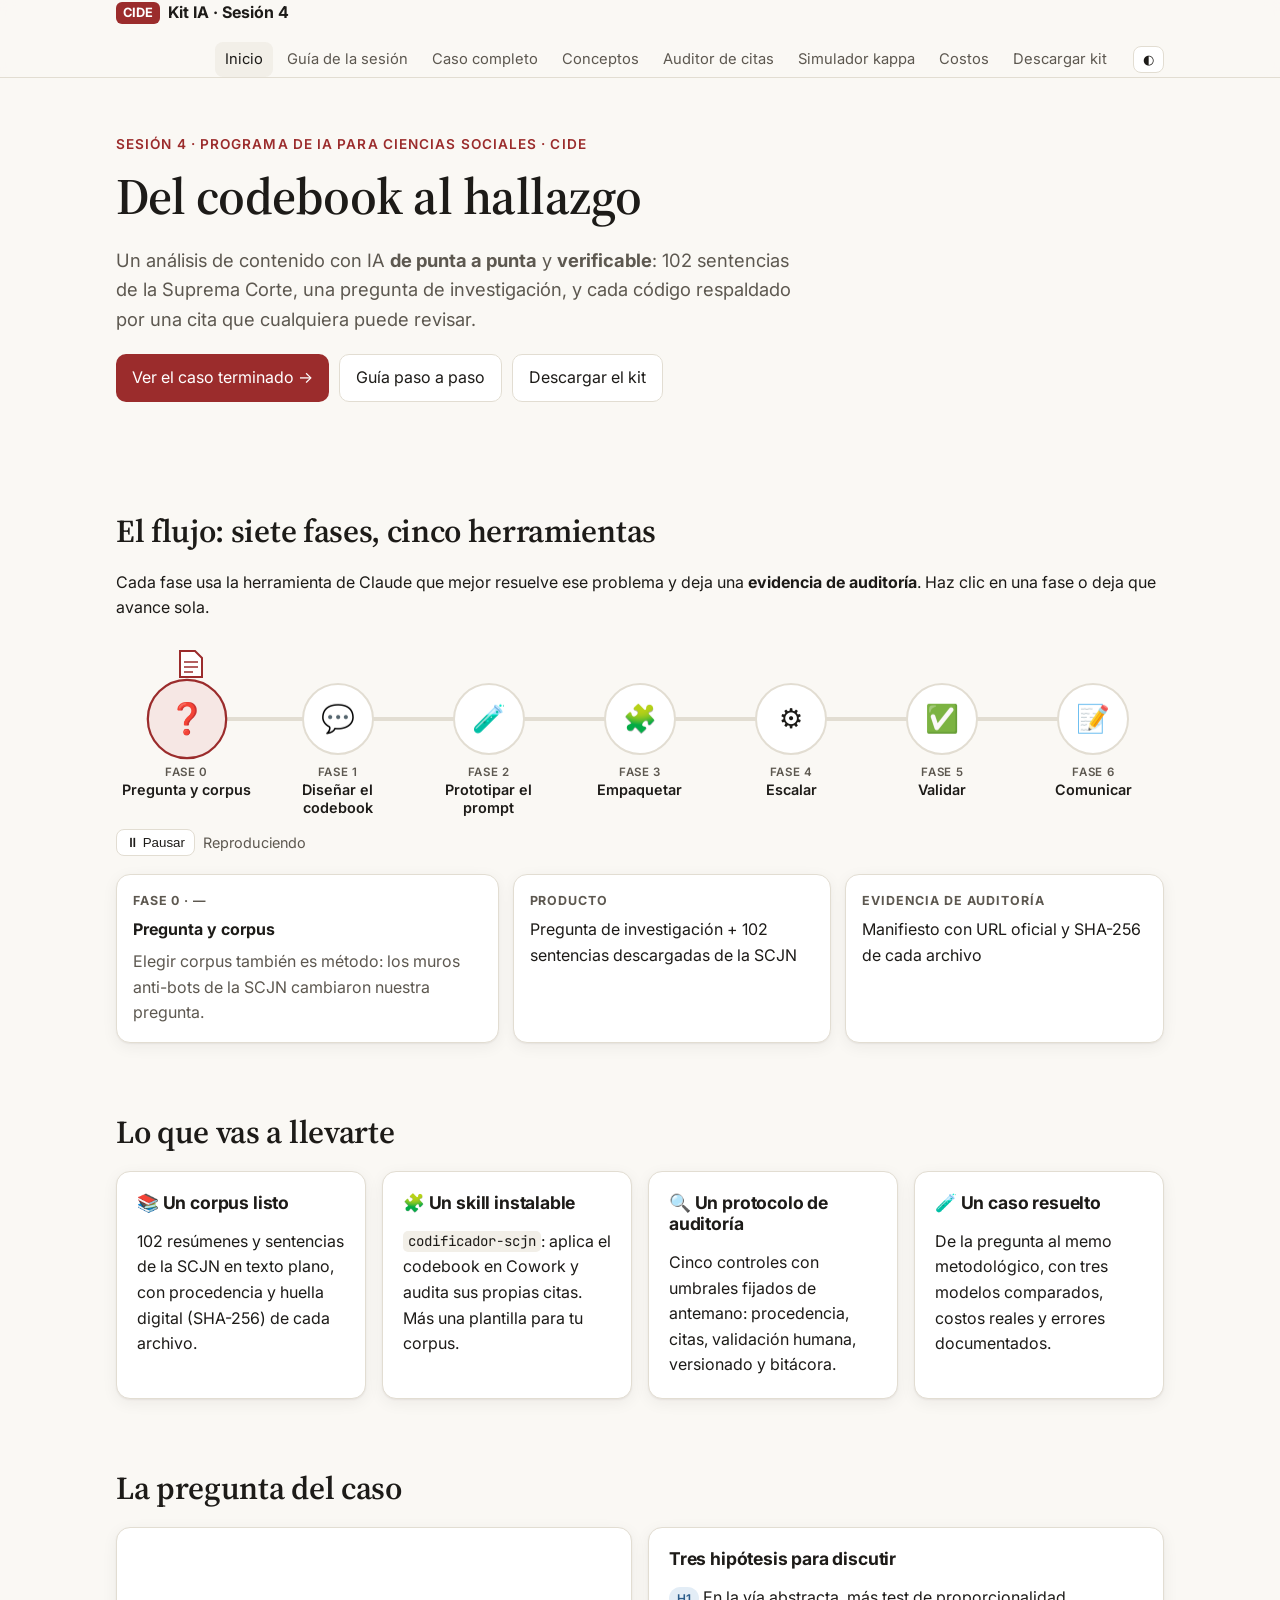
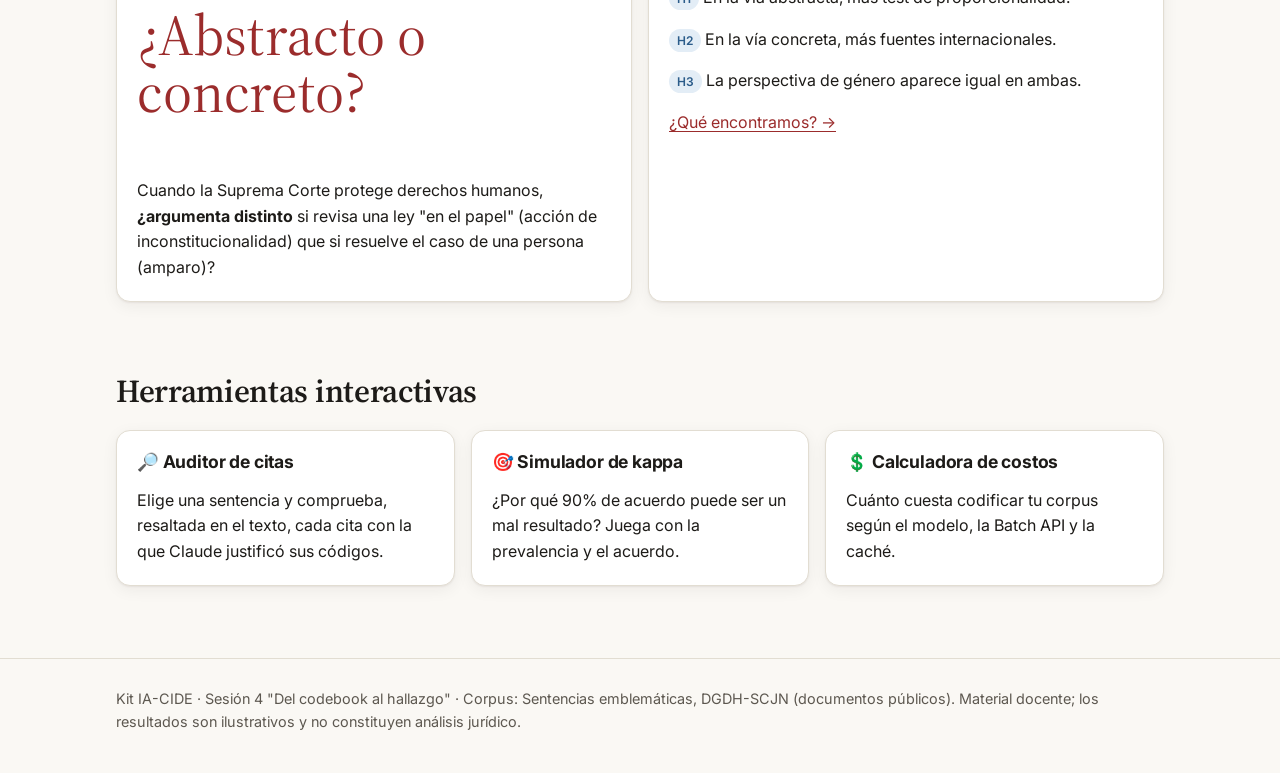
<file: docs/index.html>
<!doctype html>
<html lang="es" data-base=".">
<head>
<meta charset="utf-8">
<meta name="viewport" content="width=device-width, initial-scale=1">
<title>Kit IA-CIDE</title>
<meta name="description" content="Sesión 4: análisis de contenido asistido por IA, de punta a punta y verificable, con sentencias de la SCJN.">
<link rel="preconnect" href="https://fonts.googleapis.com">
<link href="https://fonts.googleapis.com/css2?family=Inter:wght@400;600;700&family=Source+Serif+4:wght@400;600&family=JetBrains+Mono&display=swap" rel="stylesheet">
<link rel="stylesheet" href="assets/estilo.css">
<style>
  .flujo { display: grid; grid-template-columns: repeat(7, 1fr); gap: 10px; position: relative; margin: 28px 0 8px; }
  .flujo::before { content: ""; position: absolute; left: 4%; right: 4%; top: 34px; height: 4px; background: var(--borde); border-radius: 4px; }
  .riel { position: absolute; left: 4%; top: 34px; height: 4px; background: var(--acento); border-radius: 4px; width: 0; transition: width .8s ease; }
  .fase { position: relative; text-align: center; cursor: pointer; background: none; border: 0; color: inherit; font: inherit; padding: 0;
    display: flex; flex-direction: column; justify-content: flex-start; align-items: center; }
  .fase .nodo { width: 72px; height: 72px; margin: 0 auto 8px; border-radius: 50%; display: grid; place-items: center; font-size: 1.7rem;
    background: var(--superficie); border: 2px solid var(--borde); position: relative; z-index: 1; transition: transform .35s, border-color .35s, background .35s; }
  .fase.hecha .nodo { border-color: var(--acento); }
  .fase.activa .nodo { border-color: var(--acento); background: var(--acento-suave); transform: scale(1.12); }
  .fase .num { font-size: .72rem; color: var(--texto-suave); font-weight: 600; letter-spacing: .06em; }
  .fase .nom { font-weight: 600; font-size: .9rem; line-height: 1.25; }
  .detalle { display: grid; grid-template-columns: 1.2fr 1fr 1fr; gap: 14px; margin-top: 18px; min-height: 150px; }
  .detalle .tarjeta { padding: 16px; }
  .detalle h4 { margin: 0 0 6px; font-size: .78rem; text-transform: uppercase; letter-spacing: .07em; color: var(--texto-suave); }
  .detalle p { margin: 0; }
  .flujo { padding-top: 34px; align-items: start; }
  .flujo::before, .riel { top: 68px !important; }
  .doc { position: absolute; top: 0; width: 26px; height: 30px; z-index: 2; transition: left .8s ease; pointer-events: none; }
  .controles { display: flex; gap: 8px; align-items: center; margin-top: 12px; color: var(--texto-suave); font-size: .9rem; }
  @media (max-width: 760px) {
    .flujo { grid-template-columns: 1fr; gap: 6px; padding-top: 0; }
    .fase { flex-direction: row; justify-content: flex-start; }
    .flujo::before, .riel, .doc { display: none; }
    .fase { display: grid; grid-template-columns: 56px 1fr; text-align: left; align-items: center; gap: 10px; }
    .fase .nodo { width: 52px; height: 52px; margin: 0; font-size: 1.3rem; }
    .detalle { grid-template-columns: 1fr; }
  }
  .grande { font-family: var(--serif); font-size: clamp(2.4rem, 6vw, 3.6rem); line-height: 1; color: var(--acento); }
</style>
</head>
<body>
<main class="contenedor">
  <section class="hero aparece">
    <div class="sobre">Sesión 4 · Programa de IA para ciencias sociales · CIDE</div>
    <h1>Del codebook al hallazgo</h1>
    <p class="lead">Un análisis de contenido con IA <strong>de punta a punta</strong> y <strong>verificable</strong>: 102 sentencias de la Suprema Corte, una pregunta de investigación, y cada código respaldado por una cita que cualquiera puede revisar.</p>
    <p style="display:flex;gap:10px;flex-wrap:wrap;margin-top:20px">
      <a class="boton" href="caso.html">Ver el caso terminado →</a>
      <a class="boton sec" href="guia.html">Guía paso a paso</a>
      <a class="boton sec" href="kit.html">Descargar el kit</a>
    </p>
  </section>

  <section aria-labelledby="t-flujo">
    <h2 id="t-flujo">El flujo: siete fases, cinco herramientas</h2>
    <p>Cada fase usa la herramienta de Claude que mejor resuelve ese problema y deja una <strong>evidencia de auditoría</strong>. Haz clic en una fase o deja que avance sola.</p>
    <div class="flujo" id="flujo">
      <div class="riel" id="riel"></div>
      <svg class="doc" id="doc" viewBox="0 0 26 30" aria-hidden="true"><path d="M2 2h15l7 7v19H2z" fill="var(--superficie)" stroke="var(--acento)" stroke-width="2"/><path d="M6 13h14M6 18h14M6 23h9" stroke="var(--acento)" stroke-width="1.6"/></svg>
    </div>
    <div class="controles"><button class="tema" id="pausa" type="button">⏸ Pausar</button><span id="estado">Reproduciendo</span></div>
    <div class="detalle" id="detalle" aria-live="polite"></div>
  </section>

  <section>
    <h2>Lo que vas a llevarte</h2>
    <div class="rejilla">
      <div class="tarjeta"><h3>📚 Un corpus listo</h3><p>102 resúmenes y sentencias de la SCJN en texto plano, con procedencia y huella digital (SHA-256) de cada archivo.</p></div>
      <div class="tarjeta"><h3>🧩 Un skill instalable</h3><p><code>codificador-scjn</code>: aplica el codebook en Cowork y audita sus propias citas. Más una plantilla para tu corpus.</p></div>
      <div class="tarjeta"><h3>🔍 Un protocolo de auditoría</h3><p>Cinco controles con umbrales fijados de antemano: procedencia, citas, validación humana, versionado y bitácora.</p></div>
      <div class="tarjeta"><h3>🧪 Un caso resuelto</h3><p>De la pregunta al memo metodológico, con tres modelos comparados, costos reales y errores documentados.</p></div>
    </div>
  </section>

  <section>
    <h2>La pregunta del caso</h2>
    <div class="rejilla-2">
      <div class="tarjeta">
        <p class="grande">¿Abstracto o concreto?</p>
        <p>Cuando la Suprema Corte protege derechos humanos, <strong>¿argumenta distinto</strong> si revisa una ley "en el papel" (acción de inconstitucionalidad) que si resuelve el caso de una persona (amparo)?</p>
      </div>
      <div class="tarjeta">
        <h3>Tres hipótesis para discutir</h3>
        <p><span class="etiqueta azul">H1</span> En la vía abstracta, más test de proporcionalidad.</p>
        <p><span class="etiqueta azul">H2</span> En la vía concreta, más fuentes internacionales.</p>
        <p><span class="etiqueta azul">H3</span> La perspectiva de género aparece igual en ambas.</p>
        <p><a href="caso.html#hallazgos">¿Qué encontramos? →</a></p>
      </div>
    </div>
  </section>

  <section>
    <h2>Herramientas interactivas</h2>
    <div class="rejilla">
      <a class="tarjeta" href="herramientas/auditor.html" style="text-decoration:none;color:inherit"><h3>🔎 Auditor de citas</h3><p>Elige una sentencia y comprueba, resaltada en el texto, cada cita con la que Claude justificó sus códigos.</p></a>
      <a class="tarjeta" href="herramientas/kappa.html" style="text-decoration:none;color:inherit"><h3>🎯 Simulador de kappa</h3><p>¿Por qué 90% de acuerdo puede ser un mal resultado? Juega con la prevalencia y el acuerdo.</p></a>
      <a class="tarjeta" href="herramientas/costos.html" style="text-decoration:none;color:inherit"><h3>💲 Calculadora de costos</h3><p>Cuánto cuesta codificar tu corpus según el modelo, la Batch API y la caché.</p></a>
    </div>
  </section>
</main>
<script src="assets/comun.js"></script>
<script>
const FASES = [
  { i: "❓", n: "Pregunta y corpus", h: "—", p: "Pregunta de investigación + 102 sentencias descargadas de la SCJN", a: "Manifiesto con URL oficial y SHA-256 de cada archivo", t: "Elegir corpus también es método: los muros anti-bots de la SCJN cambiaron nuestra pregunta." },
  { i: "💬", n: "Diseñar el codebook", h: "Chat · Proyecto (claude.ai o Desktop)", p: "codebook.md v1.0: 6 variables, reglas de decisión, casos frontera", a: "Bitácora: qué se decidió y por qué", t: "Claude como colega escéptico: \"¿qué caso no encaja en tus categorías?\"" },
  { i: "🧪", n: "Prototipar el prompt", h: "Chat · Proyecto de prueba (claude.ai o Desktop)", p: "Prompt con salida JSON, comparación entre modelos con el selector", a: "Casos de prueba con respuesta conocida", t: "Aquí se descubren los errores baratos: citas parafraseadas, códigos confundidos." },
  { i: "🧩", n: "Empaquetar", h: "Skills (Configuración → Capacidades)", p: "codificador-scjn: codebook + instrucciones + scripts de auditoría", a: "Versión del skill", t: "Un skill convierte un buen prompt en un procedimiento reutilizable y compartible." },
  { i: "⚙️", n: "Escalar", h: "Cowork (Claude Desktop)", p: "resultados.csv: código + cita + confianza por variable", a: "Cada código con cita literal verificable", t: "Cowork lee la carpeta, aplica el skill, corre la verificación y corrige." },
  { i: "✅", n: "Validar", h: "Cowork (Claude ejecuta los scripts)", p: "Kappa humano–Claude, desacuerdos analizados", a: "Tabla de confiabilidad", t: "Un kappa alto no es validez; un kappa bajo sí es una alarma." },
  { i: "📝", n: "Comunicar", h: "Chat / Cowork", p: "Memo metodológico + nota de hallazgos", a: "El memo enlaza a cada artefacto anterior", t: "Lo que no está en el memo, no pasó." },
];
const flujo = document.getElementById("flujo"), det = document.getElementById("detalle"), riel = document.getElementById("riel"), doc = document.getElementById("doc");
FASES.forEach((f, k) => {
  const b = document.createElement("button");
  b.className = "fase"; b.type = "button";
  b.innerHTML = `<div class="nodo" aria-hidden="true">${f.i}</div><div><div class="num">FASE ${k}</div><div class="nom">${f.n}</div></div>`;
  b.addEventListener("click", () => { pausar(true); ir(k); });
  flujo.append(b);
});
let actual = 0, timer = null, pausado = false;
function ir(k) {
  actual = k;
  [...flujo.querySelectorAll(".fase")].forEach((b, j) => { b.classList.toggle("activa", j === k); b.classList.toggle("hecha", j < k); b.setAttribute("aria-pressed", j === k); });
  const ancho = flujo.clientWidth, paso = ancho / FASES.length;
  riel.style.width = `${Math.max(0, (k / (FASES.length - 1)) * 92)}%`;
  doc.style.left = `${paso * k + paso / 2 - 13}px`;
  const f = FASES[k];
  det.innerHTML = `
    <div class="tarjeta aparece"><h4>Fase ${k} · ${f.h}</h4><p><strong>${f.n}</strong></p><p style="color:var(--texto-suave);margin-top:6px">${f.t}</p></div>
    <div class="tarjeta aparece"><h4>Producto</h4><p>${f.p}</p></div>
    <div class="tarjeta aparece"><h4>Evidencia de auditoría</h4><p>${f.a}</p></div>`;
}
function pausar(v) { pausado = v; document.getElementById("pausa").textContent = v ? "▶ Reproducir" : "⏸ Pausar"; document.getElementById("estado").textContent = v ? "En pausa" : "Reproduciendo"; }
document.getElementById("pausa").addEventListener("click", () => pausar(!pausado));
const reducido = matchMedia("(prefers-reduced-motion: reduce)").matches;
if (reducido) pausar(true);
setInterval(() => { if (!pausado) ir((actual + 1) % FASES.length); }, 3200);
addEventListener("resize", () => ir(actual));
ir(0);
</script>
</body>
</html>
</file>
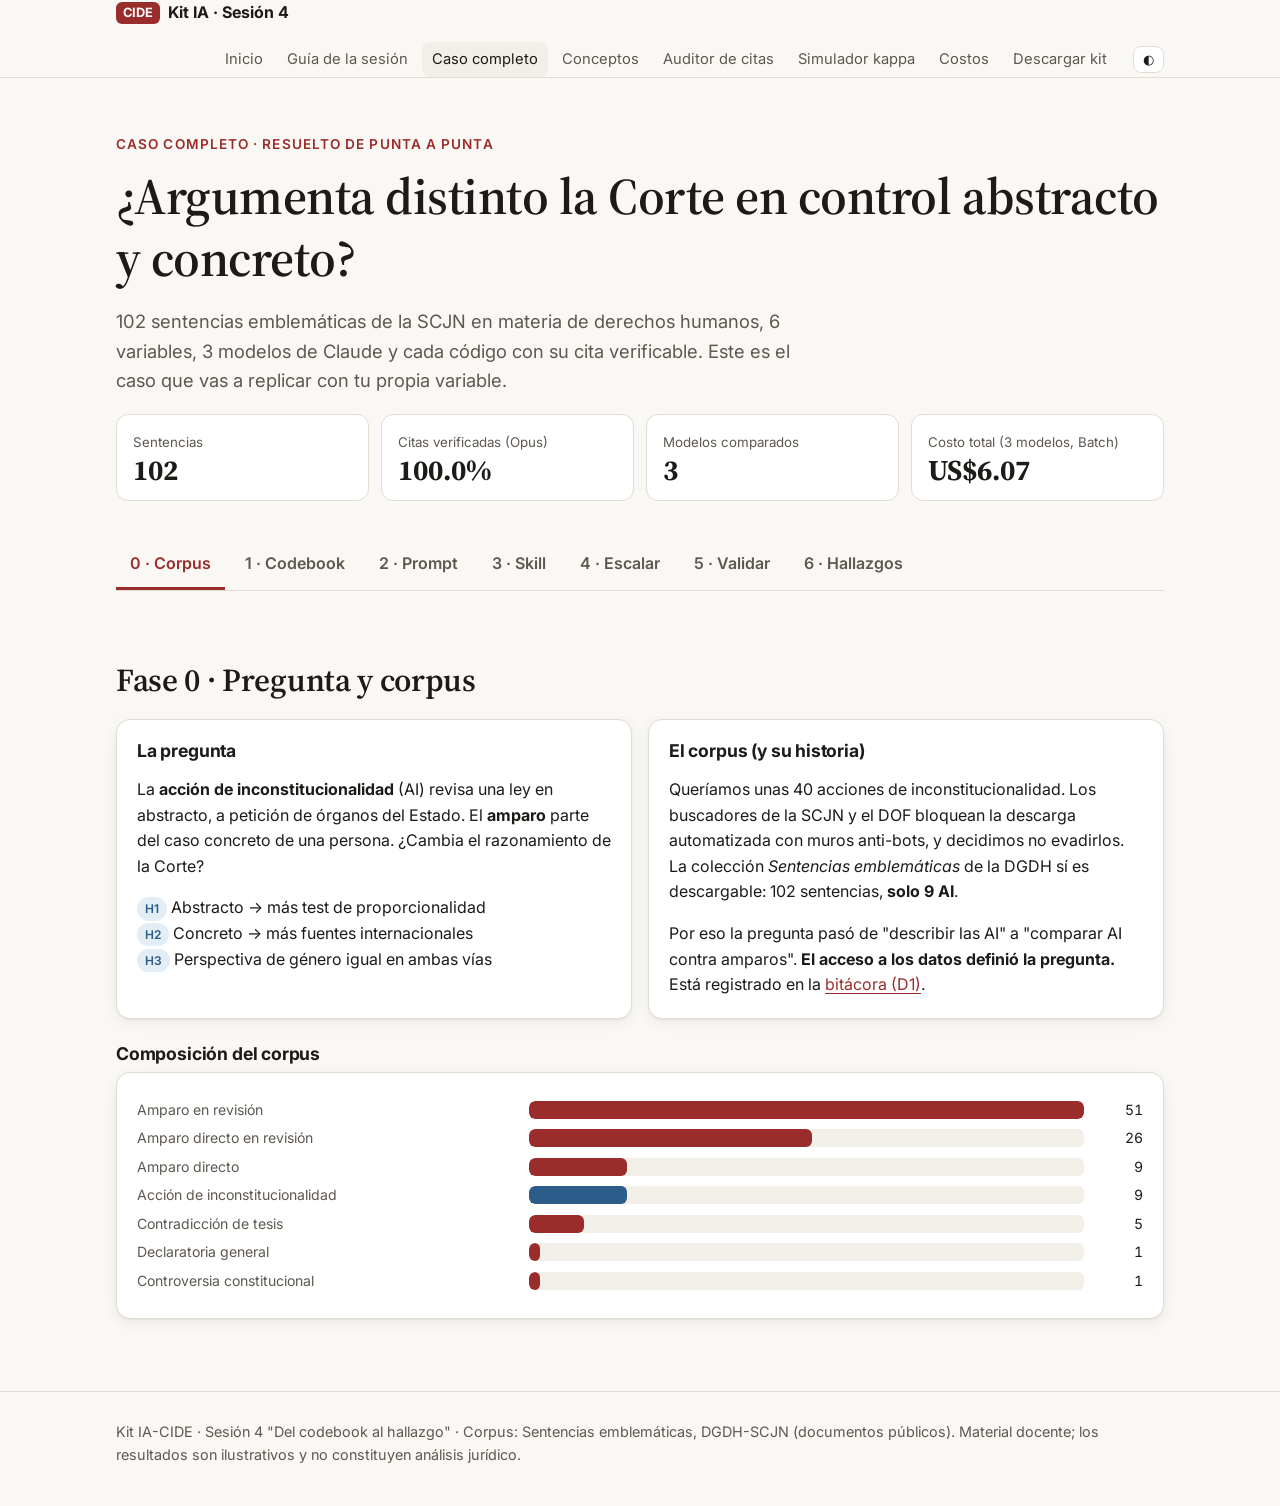
<file: docs/caso.html>
<!doctype html>
<html lang="es" data-base=".">
<head>
<meta charset="utf-8">
<meta name="viewport" content="width=device-width, initial-scale=1">
<title>Caso completo SCJN</title>
<meta name="description" content="El caso resuelto: ¿argumenta distinto la SCJN en control abstracto y concreto? De la pregunta al memo, con auditoría.">
<link href="https://fonts.googleapis.com/css2?family=Inter:wght@400;600;700&family=Source+Serif+4:wght@400;600&family=JetBrains+Mono&display=swap" rel="stylesheet">
<link rel="stylesheet" href="assets/estilo.css">
<style>
  .panel-fase[hidden] { display: none; }
  .comparar { display: grid; grid-template-columns: minmax(150px, 30%) 1fr 64px; gap: 10px; align-items: center; margin: 8px 0; }
  .par { display: grid; gap: 4px; }
  .barra-h { height: 16px; border-radius: 5px; background: var(--superficie-2); overflow: hidden; }
  .barra-h span { display: block; height: 100%; border-radius: 5px; transition: width .7s; }
  .abs { background: var(--azul); } .con { background: var(--acento); }
  .calor td.k { text-align: center; font-variant-numeric: tabular-nums; font-weight: 600; }
  .hallazgo { border-left: 4px solid var(--azul); }
  .hallazgo.invalido { border-color: var(--error); }
  .hallazgo h3 { margin-top: 0; }
  .p { font-family: var(--mono); font-size: .85rem; }
  .ley { display: flex; gap: 14px; font-size: .85rem; color: var(--texto-suave); margin: 4px 0 10px; flex-wrap: wrap; }
  .ley i { display: inline-block; width: 12px; height: 12px; border-radius: 3px; vertical-align: -1px; margin-right: 5px; }
</style>
</head>
<body>
<main class="contenedor">
  <section class="hero">
    <div class="sobre">Caso completo · resuelto de punta a punta</div>
    <h1>¿Argumenta distinto la Corte en control abstracto y concreto?</h1>
    <p class="lead">102 sentencias emblemáticas de la SCJN en materia de derechos humanos, 6 variables, 3 modelos de Claude y cada código con su cita verificable. Este es el caso que vas a replicar con tu propia variable.</p>
    <div class="metricas" id="kpis"></div>
  </section>

  <div class="pestanas" role="tablist" id="tabs"></div>

  <section class="panel-fase" data-fase="0" role="tabpanel">
    <h2>Fase 0 · Pregunta y corpus</h2>
    <div class="rejilla-2">
      <div class="tarjeta"><h3>La pregunta</h3><p>La <strong>acción de inconstitucionalidad</strong> (AI) revisa una ley en abstracto, a petición de órganos del Estado. El <strong>amparo</strong> parte del caso concreto de una persona. ¿Cambia el razonamiento de la Corte?</p>
        <p><span class="etiqueta azul">H1</span> Abstracto → más test de proporcionalidad<br><span class="etiqueta azul">H2</span> Concreto → más fuentes internacionales<br><span class="etiqueta azul">H3</span> Perspectiva de género igual en ambas vías</p></div>
      <div class="tarjeta"><h3>El corpus (y su historia)</h3><p>Queríamos unas 40 acciones de inconstitucionalidad. Los buscadores de la SCJN y el DOF bloquean la descarga automatizada con muros anti-bots, y decidimos no evadirlos. La colección <em>Sentencias emblemáticas</em> de la DGDH sí es descargable: 102 sentencias, <strong>solo 9 AI</strong>.</p>
        <p>Por eso la pregunta pasó de "describir las AI" a "comparar AI contra amparos". <strong>El acceso a los datos definió la pregunta.</strong> Está registrado en la <a href="https://github.com/benjov/kit-ia-cide/blob/main/auditoria/bitacora-decisiones.md">bitácora (D1)</a>.</p></div>
    </div>
    <h3>Composición del corpus</h3>
    <div class="tarjeta" id="composicion"></div>
  </section>

  <section class="panel-fase" data-fase="1" role="tabpanel" hidden>
    <h2>Fase 1 · Codebook (Chat)</h2>
    <p>Lo diseñamos en un Proyecto de Claude: subimos 5 resúmenes, le pedimos categorías y luego le pedimos que actuara como <em>codificador escéptico</em> buscando ambigüedades. Resultado: <a href="https://github.com/benjov/kit-ia-cide/blob/main/caso-completo/01-codebook.md">codebook v1.0</a>.</p>
    <div class="tabla-env"><table>
      <thead><tr><th>Variable</th><th>Pregunta</th><th>Códigos</th><th>Hipótesis</th></tr></thead>
      <tbody>
        <tr><td><code>promovente</code></td><td>¿Quién llevó el asunto a la Corte?</td><td>persona, colectivo, órgano autónomo, fiscalía, actor político, autoridad</td><td>control de calidad</td></tr>
        <tr><td><code>resultado</code></td><td>¿Se protege el derecho invocado?</td><td>protege, no protege, mixto, otro</td><td>—</td></tr>
        <tr><td><code>derecho_principal</code></td><td>¿Qué derecho organiza el caso?</td><td>13 categorías</td><td>—</td></tr>
        <tr><td><code>fuentes_internacionales</code></td><td>¿Se apoya en fuentes internacionales?</td><td>ninguna, tratados, Corte IDH, otra</td><td>H2</td></tr>
        <tr><td><code>proporcionalidad</code></td><td>¿Aplica un test por etapas?</td><td>sí, no</td><td>H1</td></tr>
        <tr><td><code>perspectiva_genero</code></td><td>¿La declara como método?</td><td>sí, no</td><td>H3</td></tr>
      </tbody></table></div>
    <div class="aviso info">Cada código exige una <strong>cita literal</strong> de 5 a 40 palabras. Es lo que hace auditable todo lo demás.</div>
  </section>

  <section class="panel-fase" data-fase="2" role="tabpanel" hidden>
    <h2>Fase 2 · Prototipo del prompt (Chat con Proyecto de prueba)</h2>
    <div class="rejilla-2">
      <div class="tarjeta"><h3>Qué hicimos</h3><ol><li>System prompt con el codebook, pegado como instrucciones de un Proyecto sin archivos.</li><li>Salida en JSON (cada variable: código, cita, confianza).</li><li>Prueba con 3 documentos difíciles y los tres modelos, un chat nuevo por prueba.</li><li>El mismo prompt pasó a <code>scripts/codificar_api.py</code> (carril B; en la sesión no lo necesitas), que fuerza el JSON con un esquema y registra los tokens: unos 19,000 de entrada y 1,750 de salida por documento.</li></ol></div>
      <div class="tarjeta"><h3>El caso que nos enseñó algo</h3><p>En la <strong>AI 148/2017</strong> (aborto), la Corte valida un artículo e invalida otros. La regla del codebook dice <code>mixto</code>. Opus lo aplicó y explicó en su nota por qué no era <code>protege</code>. Ese documento quedó como caso de prueba permanente.</p>
        <p><a href="herramientas/auditor.html#AI-148-2017|claude-opus-5-5">Verlo en el auditor →</a></p></div>
    </div>
  </section>

  <section class="panel-fase" data-fase="3" role="tabpanel" hidden>
    <h2>Fase 3 · Skill</h2>
    <p>El prompt, el codebook y los scripts de auditoría se empaquetaron en el skill <code>codificador-scjn</code>. Lo importante: el skill <strong>no solo codifica, también se audita</strong>. Al terminar corre <code>verificar_citas.py</code>, corrige las citas que no encuentra y reporta el % antes y después.</p>
    <div class="tarjeta" style="font-family:var(--mono);font-size:.85rem;white-space:pre-wrap">codificador-scjn/
├── SKILL.md              ← cuándo activarse + procedimiento + auditoría
├── referencias/codebook.md
└── scripts/
    ├── verificar_citas.py
    └── calcular_acuerdo.py</div>
  </section>

  <section class="panel-fase" data-fase="4" role="tabpanel" hidden>
    <h2>Fase 4 · Escalar: tres modelos, 102 documentos</h2>
    <p>Para el caso usamos la <strong>Batch API</strong> (50% más barata), con código, porque comparamos 3 modelos sobre 102 documentos. En la sesión harás lo mismo con Cowork sobre 20 documentos, sin programar: Claude ejecuta la verificación de citas y el kappa dentro del skill.</p>
    <div class="tabla-env"><table><thead><tr><th>Modelo</th><th class="num">Documentos</th><th class="num">Citas verificadas</th><th class="num">Códigos con confianza baja</th><th class="num">Costo real (Batch)</th></tr></thead><tbody id="t-modelos"></tbody></table></div>
    <h3>¿Coinciden los modelos entre sí? (kappa, 102 documentos)</h3>
    <div class="tabla-env"><table class="calor"><thead id="h-entre"></thead><tbody id="t-entre"></tbody></table></div>
    <p style="font-size:.9rem;color:var(--texto-suave)">Haiku codificó 99 de 102 documentos: en 3, la respuesta se truncó por exceder el límite de tokens (<a href="https://github.com/benjov/kit-ia-cide/blob/main/auditoria/bitacora-decisiones.md">bitácora D11</a>). Revisa siempre el <code>stop_reason</code>.</p>
    <p style="font-size:.9rem;color:var(--texto-suave)">El acuerdo entre modelos <strong>no</strong> es validación: dos modelos pueden equivocarse igual. Sirve para detectar variables frágiles, las que dependen del modelo que elijas.</p>
  </section>

  <section class="panel-fase" data-fase="5" role="tabpanel" hidden>
    <h2>Fase 5 · Validación contra la referencia humana (SIMULADA)</h2>
    <div class="aviso"><strong>⚠️ Codificación humana SIMULADA.</strong> Para este ejercicio didáctico, la referencia "humana" (20 documentos) se generó con un procedimiento documentado: parte de los códigos de Opus e introduce desacuerdos plausibles, con más probabilidad donde Claude declaró baja confianza (<a href="https://github.com/benjov/kit-ia-cide/blob/main/scripts/simular_codificacion_humana.py">script</a>). Por eso el kappa de Opus está <strong>inflado por construcción</strong>. En tu ejercicio, la referencia es real: la haces tú, a ciegas, antes de ver a Claude.</div>
    <h3>Kappa de cada modelo contra la referencia (n = 20)</h3>
    <div class="ley"><span><i style="background:var(--ok)"></i>≥ 0.61 se reporta</span><span><i style="background:var(--alerta)"></i>0.41–0.60 con advertencia</span><span><i style="background:var(--error)"></i>&lt; 0.41 no se reporta</span></div>
    <div class="tabla-env"><table class="calor"><thead id="h-ref"></thead><tbody id="t-ref"></tbody></table></div>
    <figure class="diagrama">
      <h4>Kappa de Opus con su intervalo de confianza del 95%, contra los umbrales del protocolo</h4>
      <div class="bosque">
      <div class="fila"><span><code>promovente</code></span>
        <div class="pista" title="promovente: κ = 1.00, IC 95% [1.00, 1.00], se reporta" role="img" aria-label="promovente: κ = 1.00, IC 95% [1.00, 1.00], se reporta"><i class="umbral cero" style="left:16.7%"></i><i class="umbral" style="left:50.8%"></i><i class="umbral" style="left:67.5%"></i><i class="ic" style="left:100.0%;width:0.6%"></i><i class="pt ok" style="left:100.0%"></i></div>
        <span class="val">κ = 1.00 · se reporta<small>IC [1.00, 1.00]</small></span></div>
      <div class="fila"><span><code>resultado</code></span>
        <div class="pista" title="resultado: κ = 0.75, IC 95% [0.49, 1.00], se reporta" role="img" aria-label="resultado: κ = 0.75, IC 95% [0.49, 1.00], se reporta"><i class="umbral cero" style="left:16.7%"></i><i class="umbral" style="left:50.8%"></i><i class="umbral" style="left:67.5%"></i><i class="ic" style="left:57.9%;width:42.1%"></i><i class="pt ok" style="left:78.9%"></i></div>
        <span class="val">κ = 0.75 · se reporta<small>IC [0.49, 1.00]</small></span></div>
      <div class="fila"><span><code>derecho_principal</code></span>
        <div class="pista" title="derecho_principal: κ = 0.65, IC 95% [0.40, 0.85], se reporta" role="img" aria-label="derecho_principal: κ = 0.65, IC 95% [0.40, 0.85], se reporta"><i class="umbral cero" style="left:16.7%"></i><i class="umbral" style="left:50.8%"></i><i class="umbral" style="left:67.5%"></i><i class="ic" style="left:50.2%;width:37.7%"></i><i class="pt ok" style="left:70.6%"></i></div>
        <span class="val">κ = 0.65 · se reporta<small>IC [0.40, 0.85]</small></span></div>
      <div class="fila"><span><code>fuentes_internacionales</code></span>
        <div class="pista" title="fuentes_internacionales: κ = 0.71, IC 95% [0.38, 0.93], se reporta" role="img" aria-label="fuentes_internacionales: κ = 0.71, IC 95% [0.38, 0.93], se reporta"><i class="umbral cero" style="left:16.7%"></i><i class="umbral" style="left:50.8%"></i><i class="umbral" style="left:67.5%"></i><i class="ic" style="left:48.3%;width:45.8%"></i><i class="pt ok" style="left:75.8%"></i></div>
        <span class="val">κ = 0.71 · se reporta<small>IC [0.38, 0.93]</small></span></div>
      <div class="fila"><span><code>proporcionalidad</code></span>
        <div class="pista" title="proporcionalidad: κ = 0.40, IC 95% [-0.04, 0.79], no se reporta" role="img" aria-label="proporcionalidad: κ = 0.40, IC 95% [-0.04, 0.79], no se reporta"><i class="umbral cero" style="left:16.7%"></i><i class="umbral" style="left:50.8%"></i><i class="umbral" style="left:67.5%"></i><i class="ic" style="left:13.5%;width:69.2%"></i><i class="pt error" style="left:50.0%"></i></div>
        <span class="val">κ = 0.40 · no se reporta<small>IC [-0.04, 0.79]</small></span></div>
      <div class="fila"><span><code>perspectiva_genero</code></span>
        <div class="pista" title="perspectiva_genero: κ = 1.00, IC 95% [1.00, 1.00], se reporta" role="img" aria-label="perspectiva_genero: κ = 1.00, IC 95% [1.00, 1.00], se reporta"><i class="umbral cero" style="left:16.7%"></i><i class="umbral" style="left:50.8%"></i><i class="umbral" style="left:67.5%"></i><i class="ic" style="left:100.0%;width:0.6%"></i><i class="pt ok" style="left:100.0%"></i></div>
        <span class="val">κ = 1.00 · se reporta<small>IC [1.00, 1.00]</small></span></div>
        <div class="fila ejes"><span></span><div class="eje"><span style="left:16.7%">0</span><span style="left:50.8%">0.41</span><span style="left:67.5%">0.61</span><span style="left:100.0%">1</span></div><span></span></div>
      </div>
      <div class="ley" style="margin-top:10px"><span><i style="background:var(--ok)"></i>≥ 0.61 se reporta</span><span><i style="background:var(--alerta)"></i>0.41–0.60 con advertencia</span><span><i style="background:var(--error)"></i>&lt; 0.41 no se reporta</span></div>
      <figcaption>El punto es el kappa (n = 20, referencia SIMULADA); la línea, su IC del 95% por bootstrap; las líneas punteadas, los umbrales fijados antes de ver resultados. La decisión se toma con el punto, como dice el protocolo, pero el intervalo muestra cuánta incertidumbre hay: el de <code>proporcionalidad</code> va de −0.04 a 0.79, compatible con acuerdo nulo y con acuerdo sustancial. Un IC de [1.00, 1.00] no es certeza: con acuerdo perfecto, ninguna remuestra puede desviarse y el bootstrap no capta la incertidumbre. Con 6 documentos, como en tu ejercicio, los intervalos suelen ir de 0 a 1, y si uno de los dos usa un solo código el script no da intervalo. Son métricas de referencia: se profundizan en la sesión 5 (evaluaciones, Claude Code y Claude Science). Datos: <a href="https://github.com/benjov/kit-ia-cide/blob/main/caso-completo/05-validacion/confiabilidad-opus.csv"><code>confiabilidad-opus.csv</code></a> · <a href="conceptos.html#metricas">qué es el intervalo</a>.</figcaption>
    </figure>
    <div class="tarjeta" style="margin-top:16px"><h3>Decisión que tomamos</h3><p><code>proporcionalidad</code> no pasa el umbral fijado <em>antes</em> de ver resultados. Al revisar los desacuerdos, las notas del propio Claude señalaban la ambigüedad: en la AI 25/2016, la AI 87/2015 y la AI 54/2018, la Corte <strong>enuncia</strong> los estándares de necesidad y proporcionalidad, pero <strong>no aplica un test por etapas</strong>. ¿Eso cuenta como "sí"? El codebook v1.0 no lo decía. Se agregó una regla (v1.1), que <strong>debe validarse con una muestra nueva</strong> antes de reportar H1.</p></div>
    <div class="tarjeta" style="margin-top:16px"><h3>🔎 La auditoría también encontró errores en la fuente</h3><p>Al codificar, Opus advirtió en sus notas que la carátula oficial del resumen de la <strong>AI 35/2014</strong> cita "Acción de Inconstitucionalidad 22/2016… 2 de octubre de 2019", que es otro caso. La de la <strong>AI 148/2017</strong> fecha la sentencia en 2017, aunque se emitió en 2021. Lo verificamos: es cierto. <strong>Los documentos oficiales también tienen errores</strong>, y un flujo con citas verificables los saca a la luz.</p></div>
  </section>

  <section class="panel-fase" data-fase="6" role="tabpanel" hidden id="hallazgos">
    <h2>Fase 6 · Hallazgos</h2>
    <p>Opus 5.5, 9 acciones de inconstitucionalidad (control abstracto) contra 86 amparos (control concreto). Prueba exacta de Fisher bilateral.</p>
    <div class="ley"><span><i class="abs"></i>Abstracto (AI, n = 9)</span><span><i class="con"></i>Concreto (amparos, n = 86)</span></div>
    <div class="rejilla-2" id="hallazgos-g"></div>
    <div class="aviso"><strong>Límites que van en el memo:</strong> (1) el corpus es una <em>selección</em> de la SCJN, no una muestra aleatoria; (2) solo 9 AI: cada caso mueve la proporción 11 puntos; (3) se codifica el <em>resumen</em>, no la sentencia; (4) la referencia humana es simulada.</div>
    <p><a class="boton sec" href="https://github.com/benjov/kit-ia-cide/blob/main/caso-completo/06-memo-metodologico.md">Leer el memo metodológico →</a></p>
  </section>
</main>
<script src="assets/comun.js"></script>
<script>
const $ = id => document.getElementById(id);
const FASES = ["0 · Corpus", "1 · Codebook", "2 · Prompt", "3 · Skill", "4 · Escalar", "5 · Validar", "6 · Hallazgos"];
const VN = { promovente: "Promovente", resultado: "Resultado", derecho_principal: "Derecho principal", fuentes_internacionales: "Fuentes internac.", proporcionalidad: "Proporcionalidad", perspectiva_genero: "Persp. de género" };
$("tabs").innerHTML = FASES.map((f, i) => `<button role="tab" type="button" data-i="${i}" aria-selected="${i === 0}">${f}</button>`).join("");
function abrir(i) {
  document.querySelectorAll("[role=tab]").forEach(b => b.setAttribute("aria-selected", b.dataset.i == i));
  document.querySelectorAll(".panel-fase").forEach(p => (p.hidden = p.dataset.fase != i));
}
$("tabs").addEventListener("click", e => { if (e.target.dataset.i) { abrir(e.target.dataset.i); history.replaceState(null, "", "#f" + e.target.dataset.i); } });
if (location.hash === "#hallazgos") abrir(6); else if (/^#f\d$/.test(location.hash)) abrir(location.hash[2]);

const color = k => k >= .61 ? "var(--ok-suave)" : k >= .41 ? "var(--alerta-suave)" : "var(--error-suave)";
KIT.json("data/resumen.json").then(R => {
  const op = R.modelos.find(m => m.id === "claude-opus-5-5");
  const costo = R.modelos.reduce((s, m) => s + (m.costo_usd || 0), 0);
  $("kpis").innerHTML = `
    <div class="metrica"><small>Sentencias</small><b>102</b></div>
    <div class="metrica"><small>Citas verificadas (Opus)</small><b>${KIT.pct(op.pct_citas, 1)}</b></div>
    <div class="metrica"><small>Modelos comparados</small><b>${R.modelos.length}</b></div>
    <div class="metrica"><small>Costo total (3 modelos, Batch)</small><b>US$${costo.toFixed(2)}</b></div>`;
  // Composición
  const comp = {}; Object.values(R.distribuciones.resultado).forEach(() => {});
  KIT.json("data/codificaciones.json").then(C => {
    const n = {}; Object.values(C.docs).forEach(d => (n[d.tipo] = (n[d.tipo] || 0) + 1));
    const nom = { AR: "Amparo en revisión", ADR: "Amparo directo en revisión", AD: "Amparo directo", AI: "Acción de inconstitucionalidad", CT: "Contradicción de tesis", CC: "Controversia constitucional", DGI: "Declaratoria general" };
    KIT.barras($("composicion"), Object.entries(n).sort((a, b) => b[1] - a[1]).map(([k, v]) => ({ etiqueta: nom[k] || k, valor: v, color: k === "AI" ? "var(--azul)" : "var(--acento)" })));
  });
  // Modelos
  $("t-modelos").innerHTML = R.modelos.map(m => `<tr><td>${m.nombre}</td><td class="num">${m.n}</td>
    <td class="num">${m.citas_ok}/${m.citas_ok + m.citas_mal} <span class="etiqueta ${m.pct_citas >= .95 ? "ok" : "error"}">${KIT.pct(m.pct_citas, 1)}</span></td>
    <td class="num">${m.confianza_baja}</td><td class="num">${m.costo_usd != null ? "US$" + m.costo_usd.toFixed(2) : "—"}</td></tr>`).join("");
  // Entre modelos
  const vars = Object.keys(VN);
  const pares = [...new Set(R.acuerdo_entre_modelos.map(x => x.par))];
  $("h-entre").innerHTML = `<tr><th>Par</th>${vars.map(v => `<th>${VN[v]}</th>`).join("")}</tr>`;
  $("t-entre").innerHTML = pares.map(p => `<tr><td>${p}</td>${vars.map(v => { const x = R.acuerdo_entre_modelos.find(a => a.par === p && a.variable === v); return `<td class="k" style="background:${color(x.kappa)}" title="acuerdo ${KIT.pct(x.acuerdo)}">${x.kappa.toFixed(2)}</td>`; }).join("")}</tr>`).join("");
  // Vs referencia
  const mods = [...new Set(R.kappa_vs_referencia.map(x => x.modelo))];
  $("h-ref").innerHTML = `<tr><th>Modelo</th>${vars.map(v => `<th>${VN[v]}</th>`).join("")}</tr>`;
  $("t-ref").innerHTML = mods.map(m => `<tr><td>${m}</td>${vars.map(v => { const x = R.kappa_vs_referencia.find(a => a.modelo === m && a.variable === v); return `<td class="k" style="background:${color(x.kappa)}" title="acuerdo ${KIT.pct(x.acuerdo)}">${x.kappa.toFixed(2)}</td>`; }).join("")}</tr>`).join("");
  // Hallazgos
  const kOpus = v => R.kappa_vs_referencia.find(a => a.modelo === "Opus 5.5" && a.variable === v).kappa;
  const H = { proporcionalidad: "H1", fuentes_internacionales: "H2", perspectiva_genero: "H3", resultado: "—" };
  $("hallazgos-g").innerHTML = R.hallazgos.map(h => {
    const pa = h.abstracto.si / h.abstracto.n, pc = h.concreto.si / h.concreto.n, k = kOpus(h.variable), valida = k >= .61, adv = k >= .41 && k < .61;
    const lectura = !valida && !adv ? `❌ <strong>No se reporta</strong>: κ = ${k.toFixed(2)} &lt; 0.41. La diferencia es "significativa", pero la medición no es confiable.`
      : h.p_fisher < .05 ? `Diferencia estadísticamente significativa (p = ${h.p_fisher.toFixed(3)}).`
      : `Sin evidencia suficiente de diferencia (p = ${h.p_fisher.toFixed(3)}); con 9 AI la potencia es baja.`;
    return `<div class="tarjeta hallazgo ${!valida && !adv ? "invalido" : ""}">
      <h3><span class="etiqueta azul">${H[h.variable]}</span> ${h.etiqueta}</h3>
      <div class="comparar"><span>Abstracto</span><div class="barra-h"><span class="abs" style="width:${pa * 100}%"></span></div><b>${KIT.pct(pa)}</b></div>
      <div class="comparar"><span>Concreto</span><div class="barra-h"><span class="con" style="width:${pc * 100}%"></span></div><b>${KIT.pct(pc)}</b></div>
      <p class="p">${h.abstracto.si}/${h.abstracto.n} vs ${h.concreto.si}/${h.concreto.n} · Fisher p = ${h.p_fisher.toFixed(3)} · κ(Opus vs ref.) = ${k.toFixed(2)}</p>
      <p>${lectura}</p></div>`;
  }).join("");
}).catch(e => { $("kpis").innerHTML = `<div class="aviso">No se pudieron cargar los datos (${e.message}). Abre el sitio desde un servidor: <code>python -m http.server</code> en <code>docs/</code>.</div>`; });
</script>
</body>
</html>
</file>
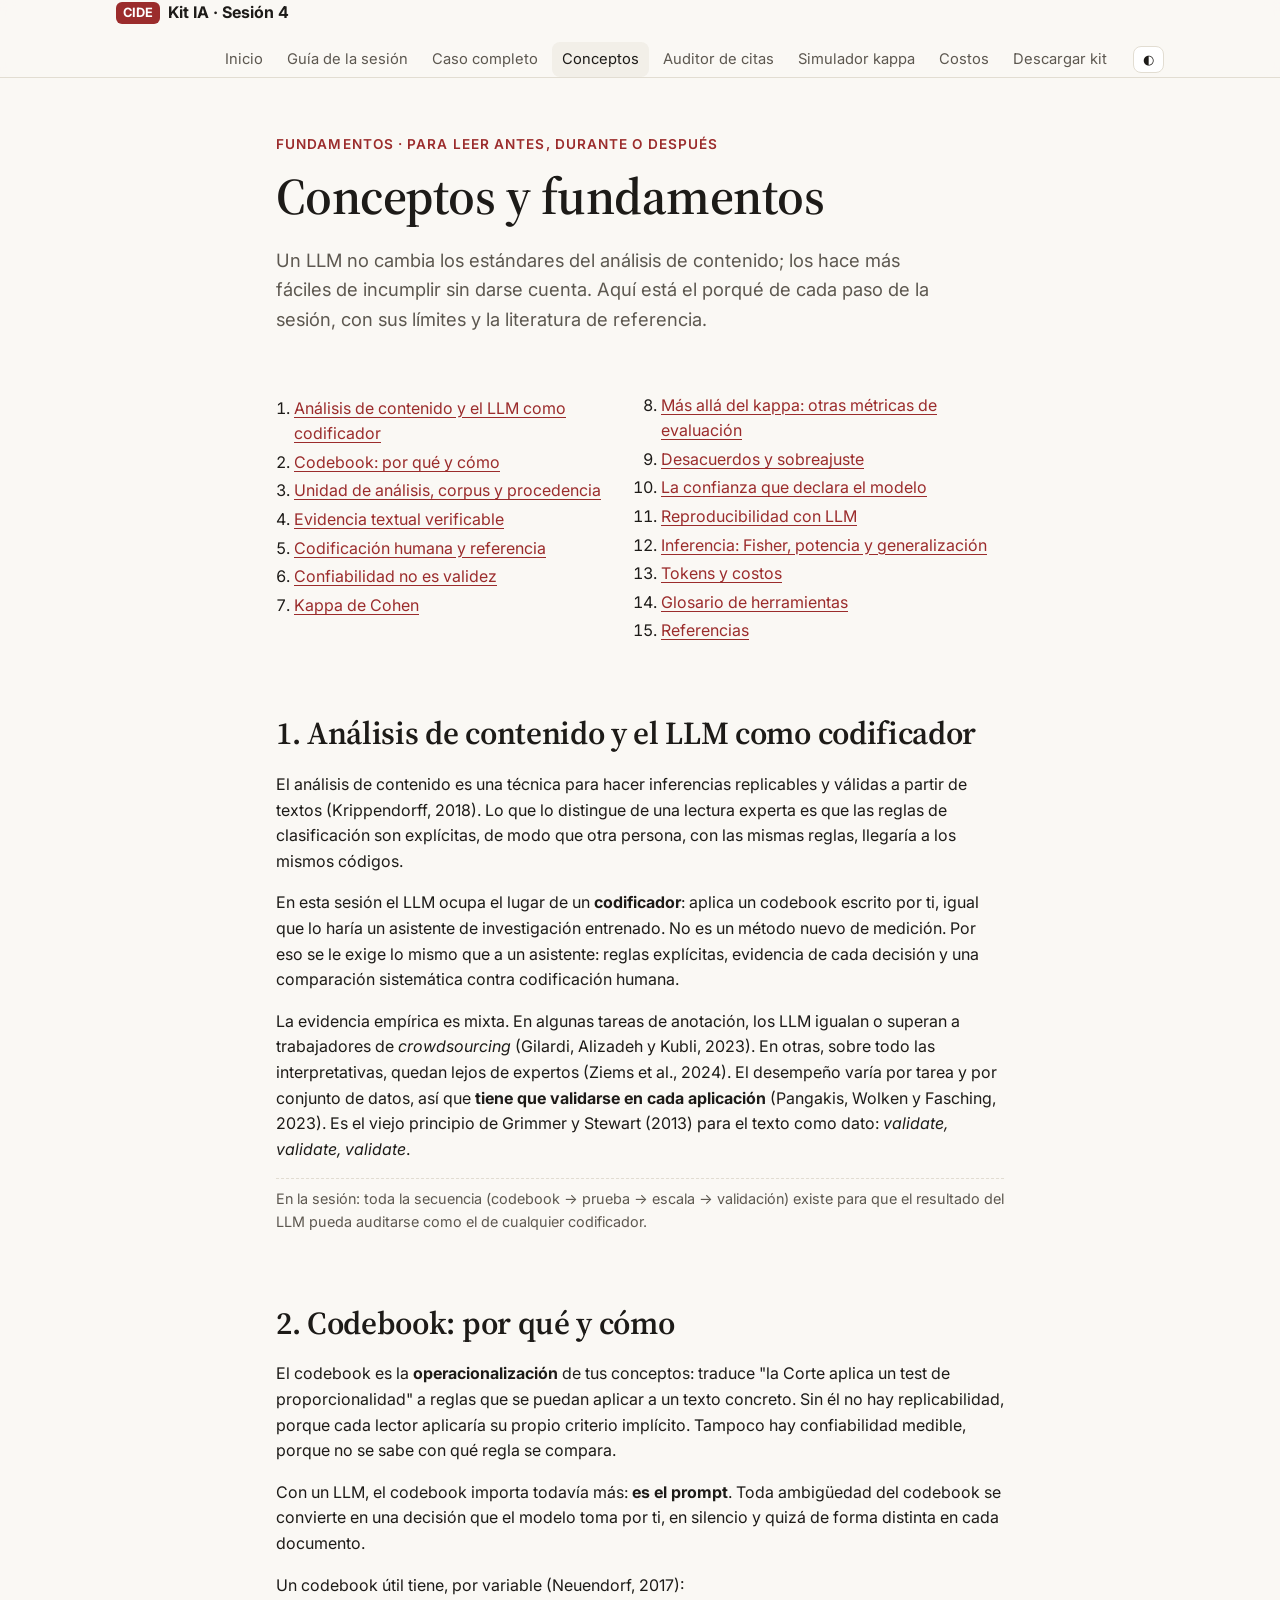
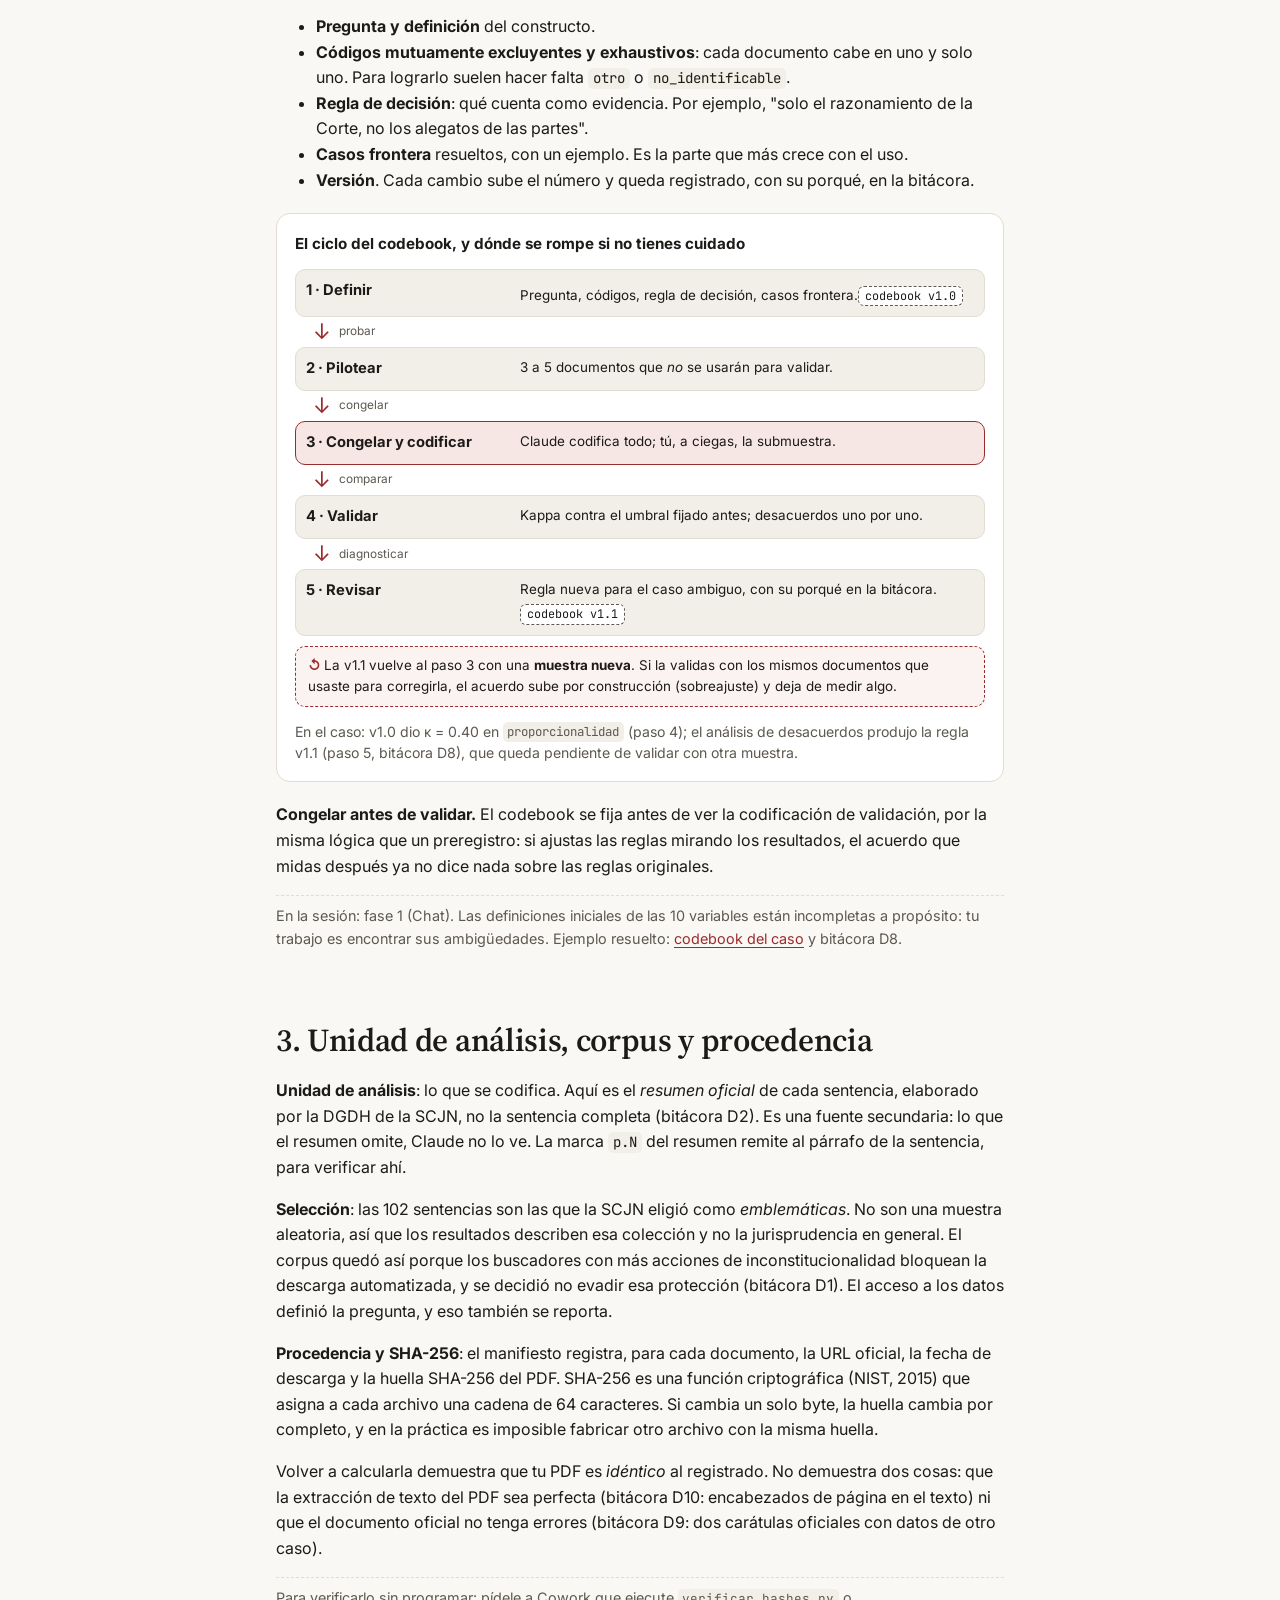
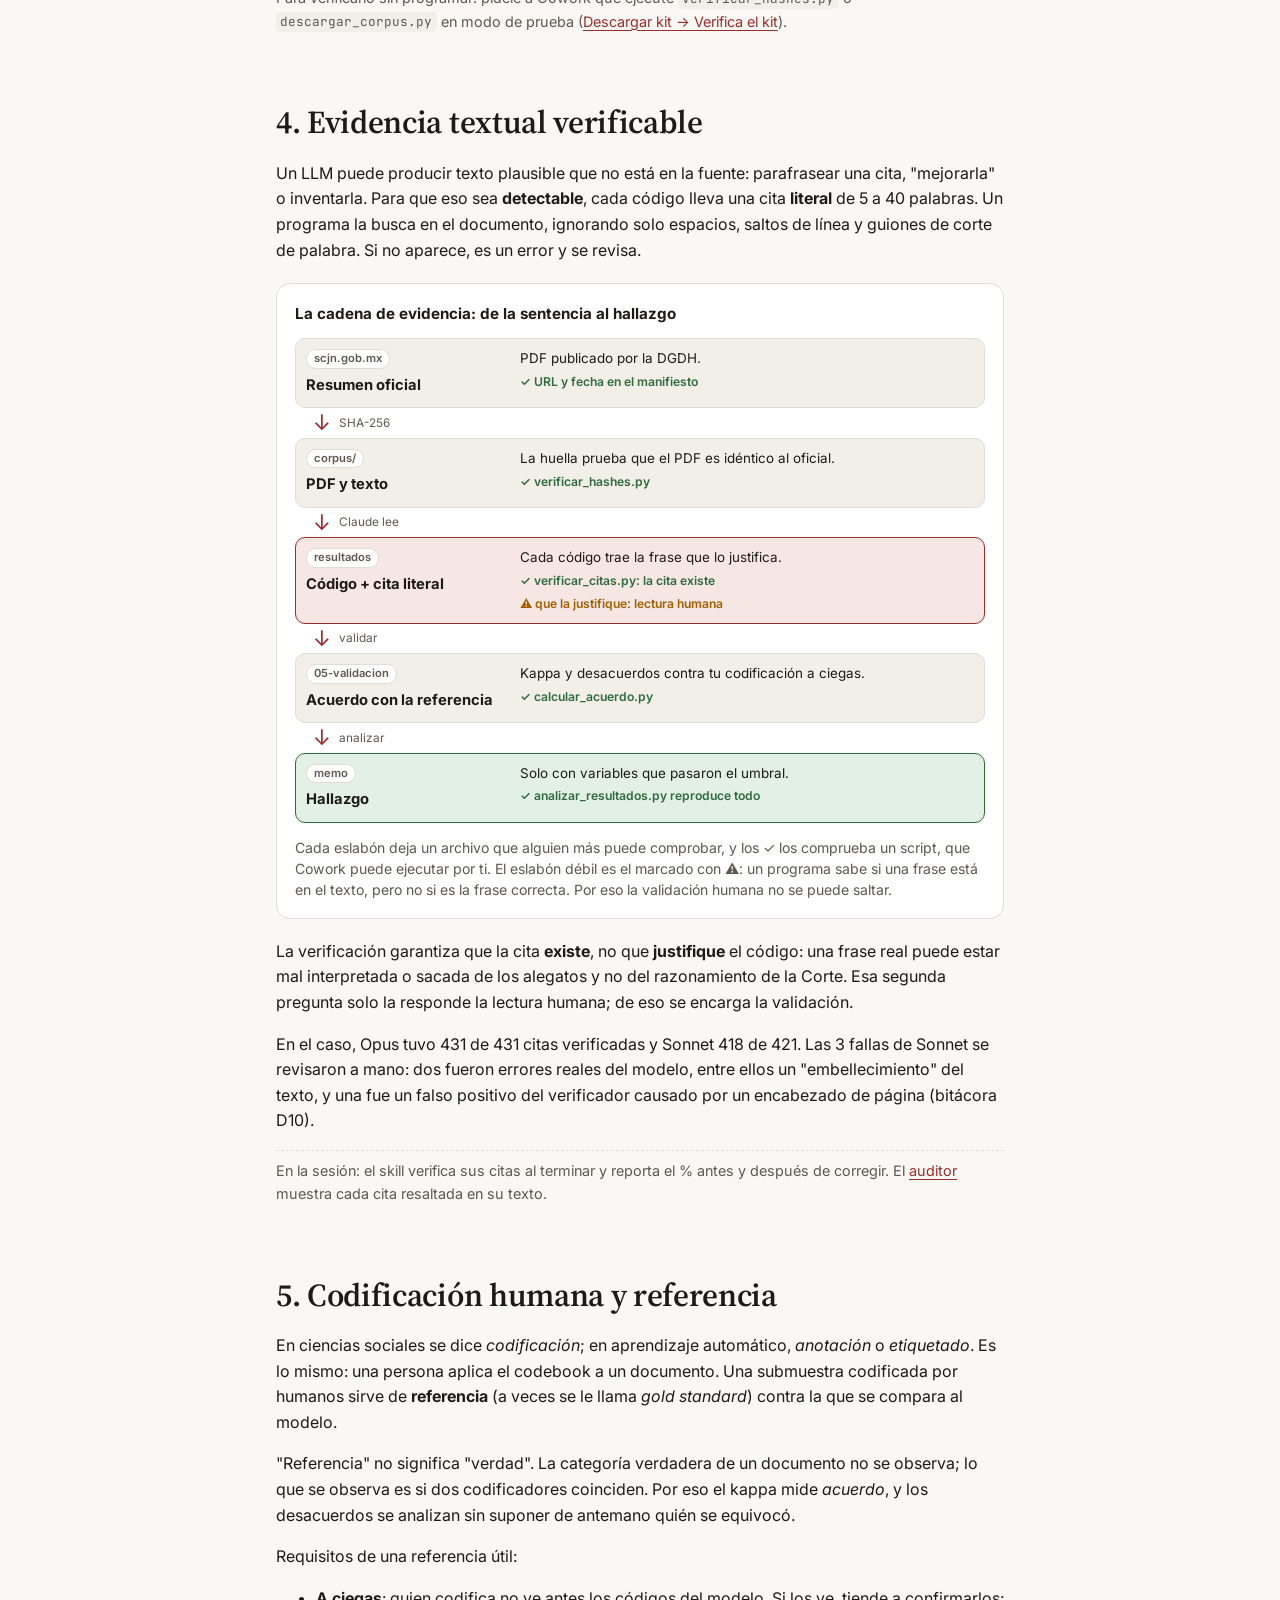
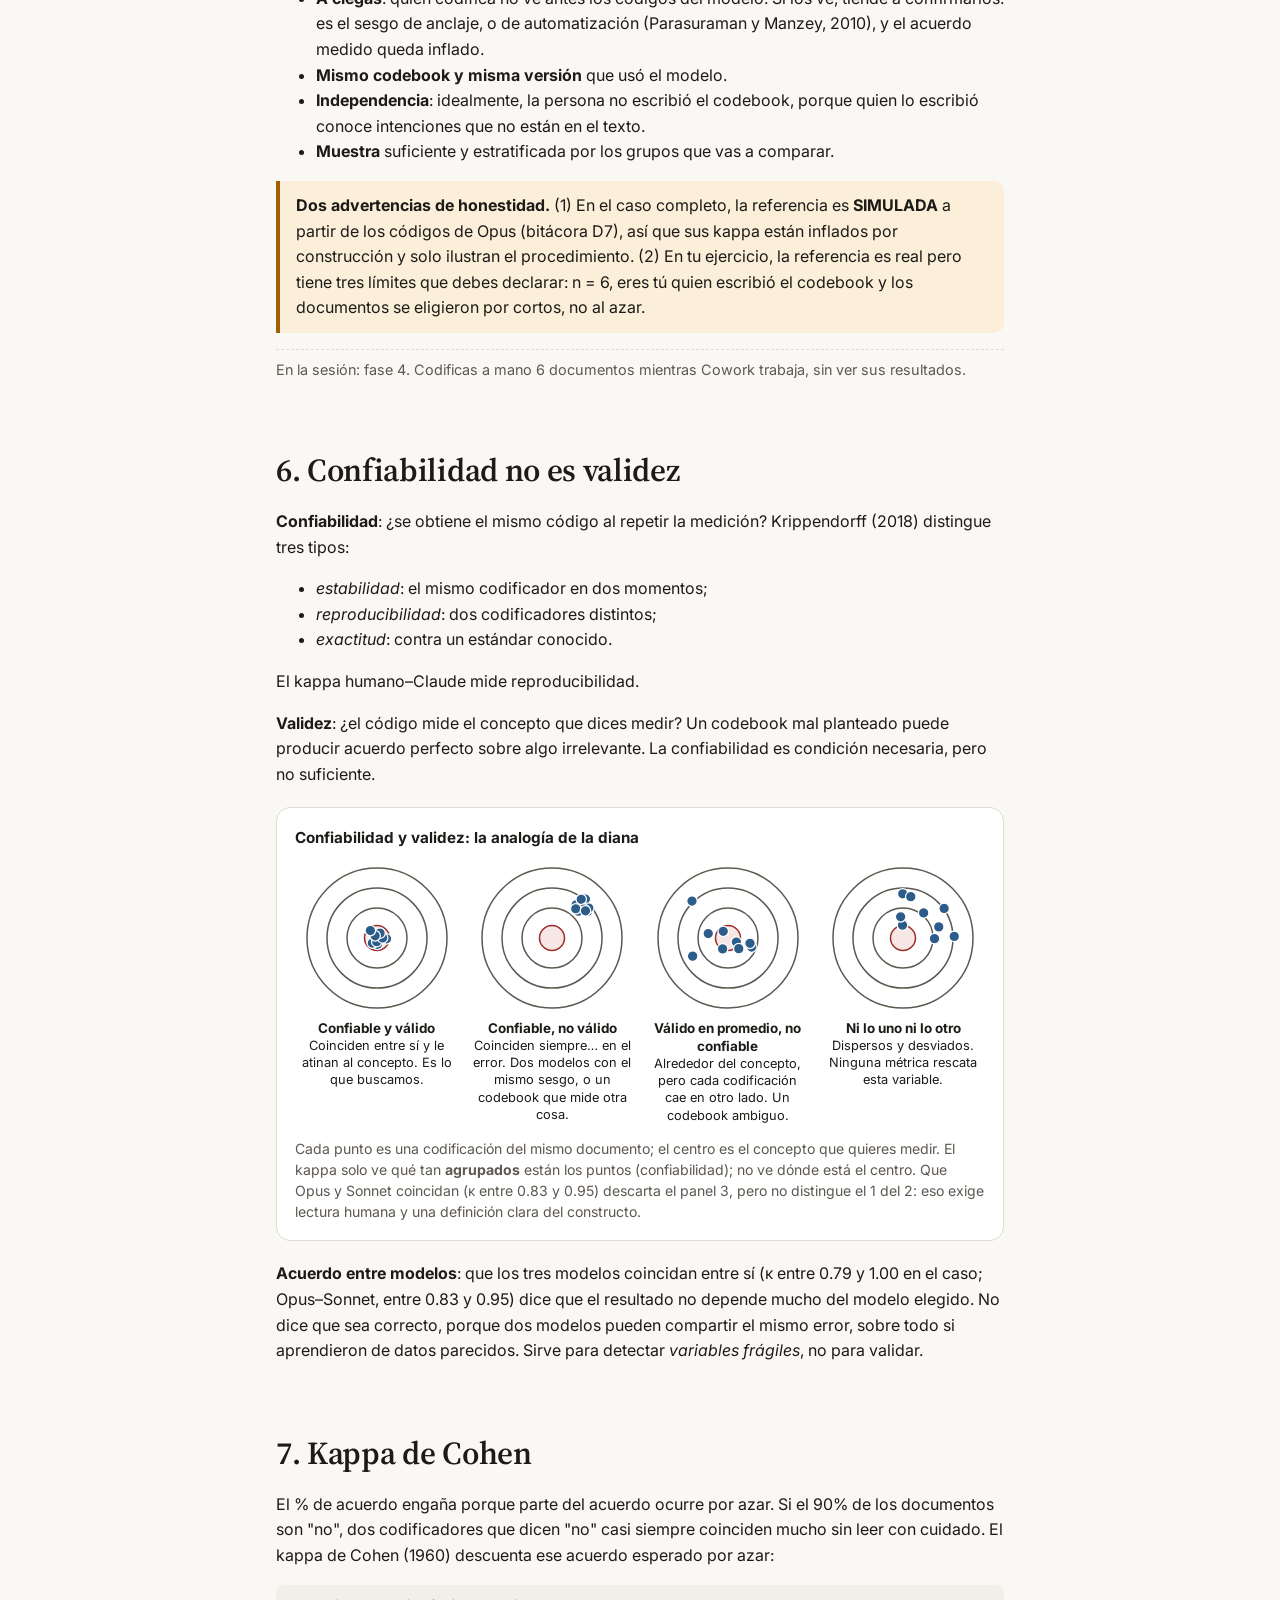
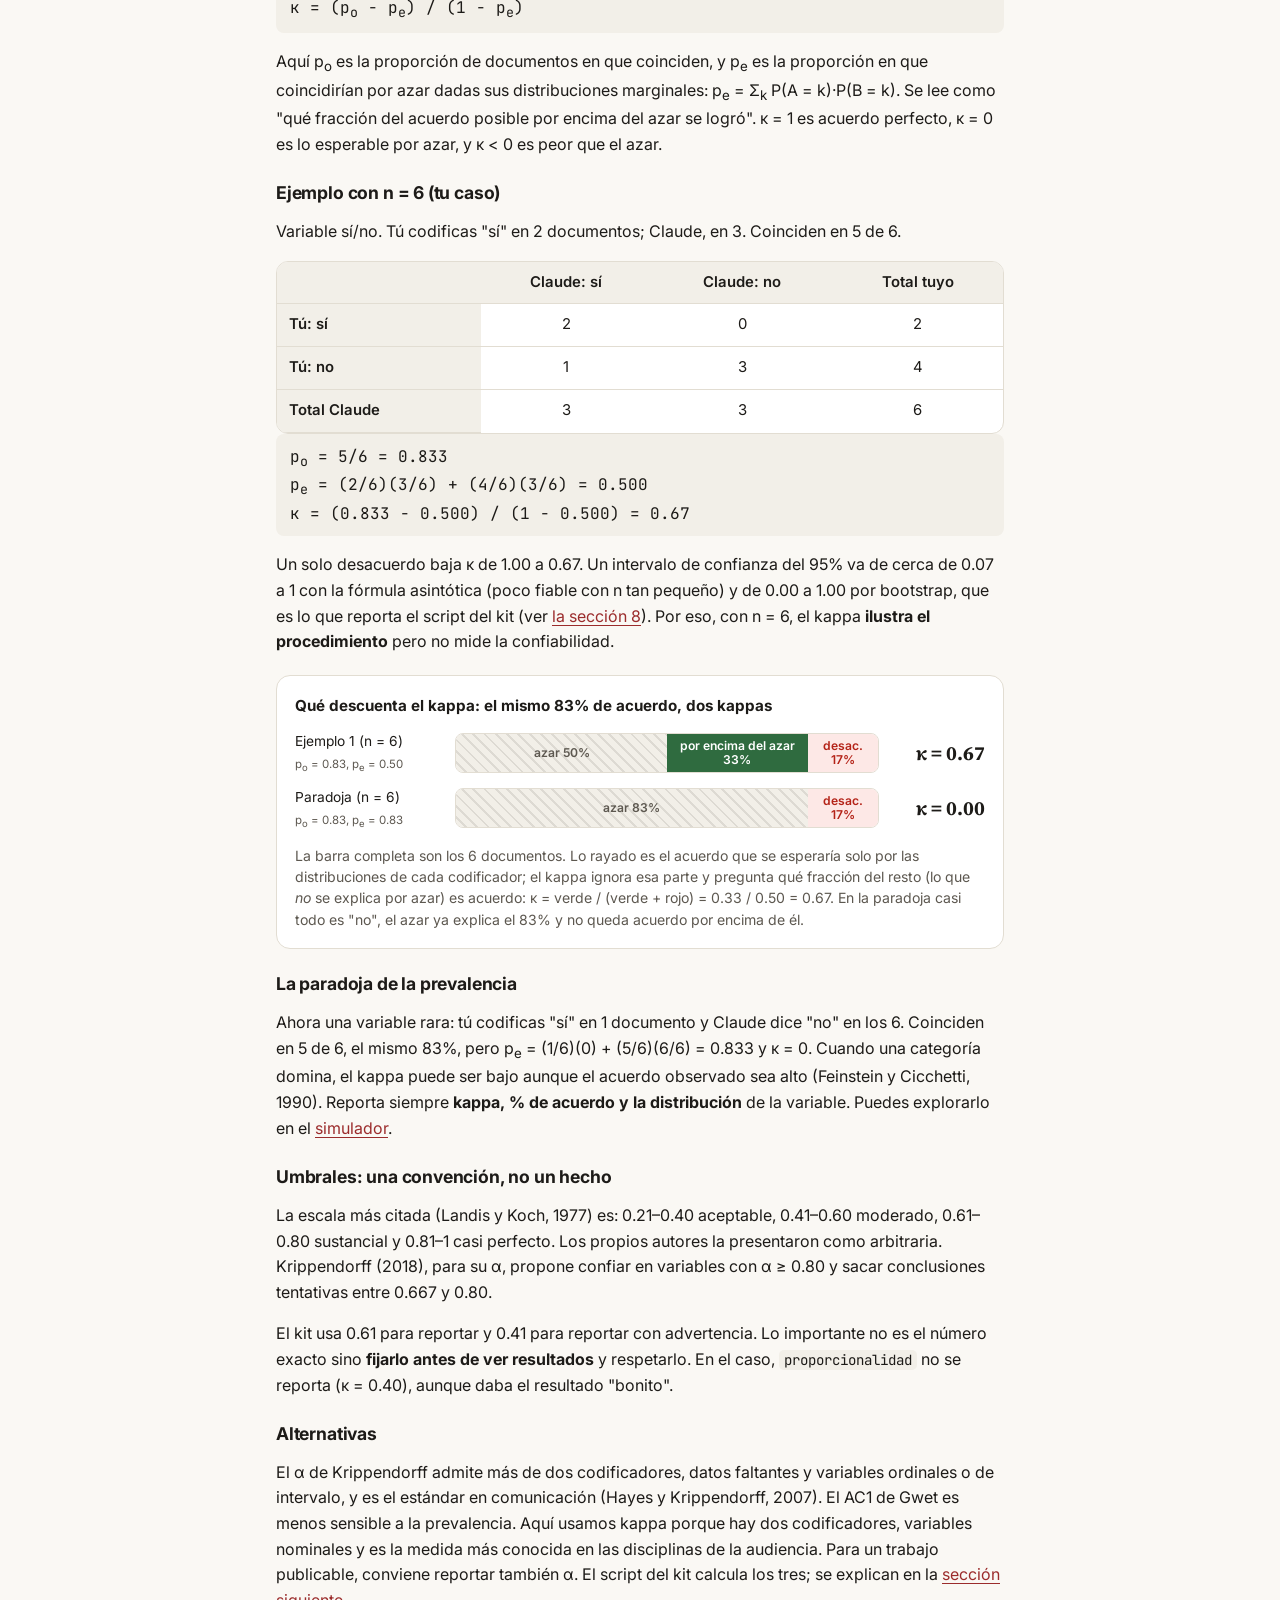
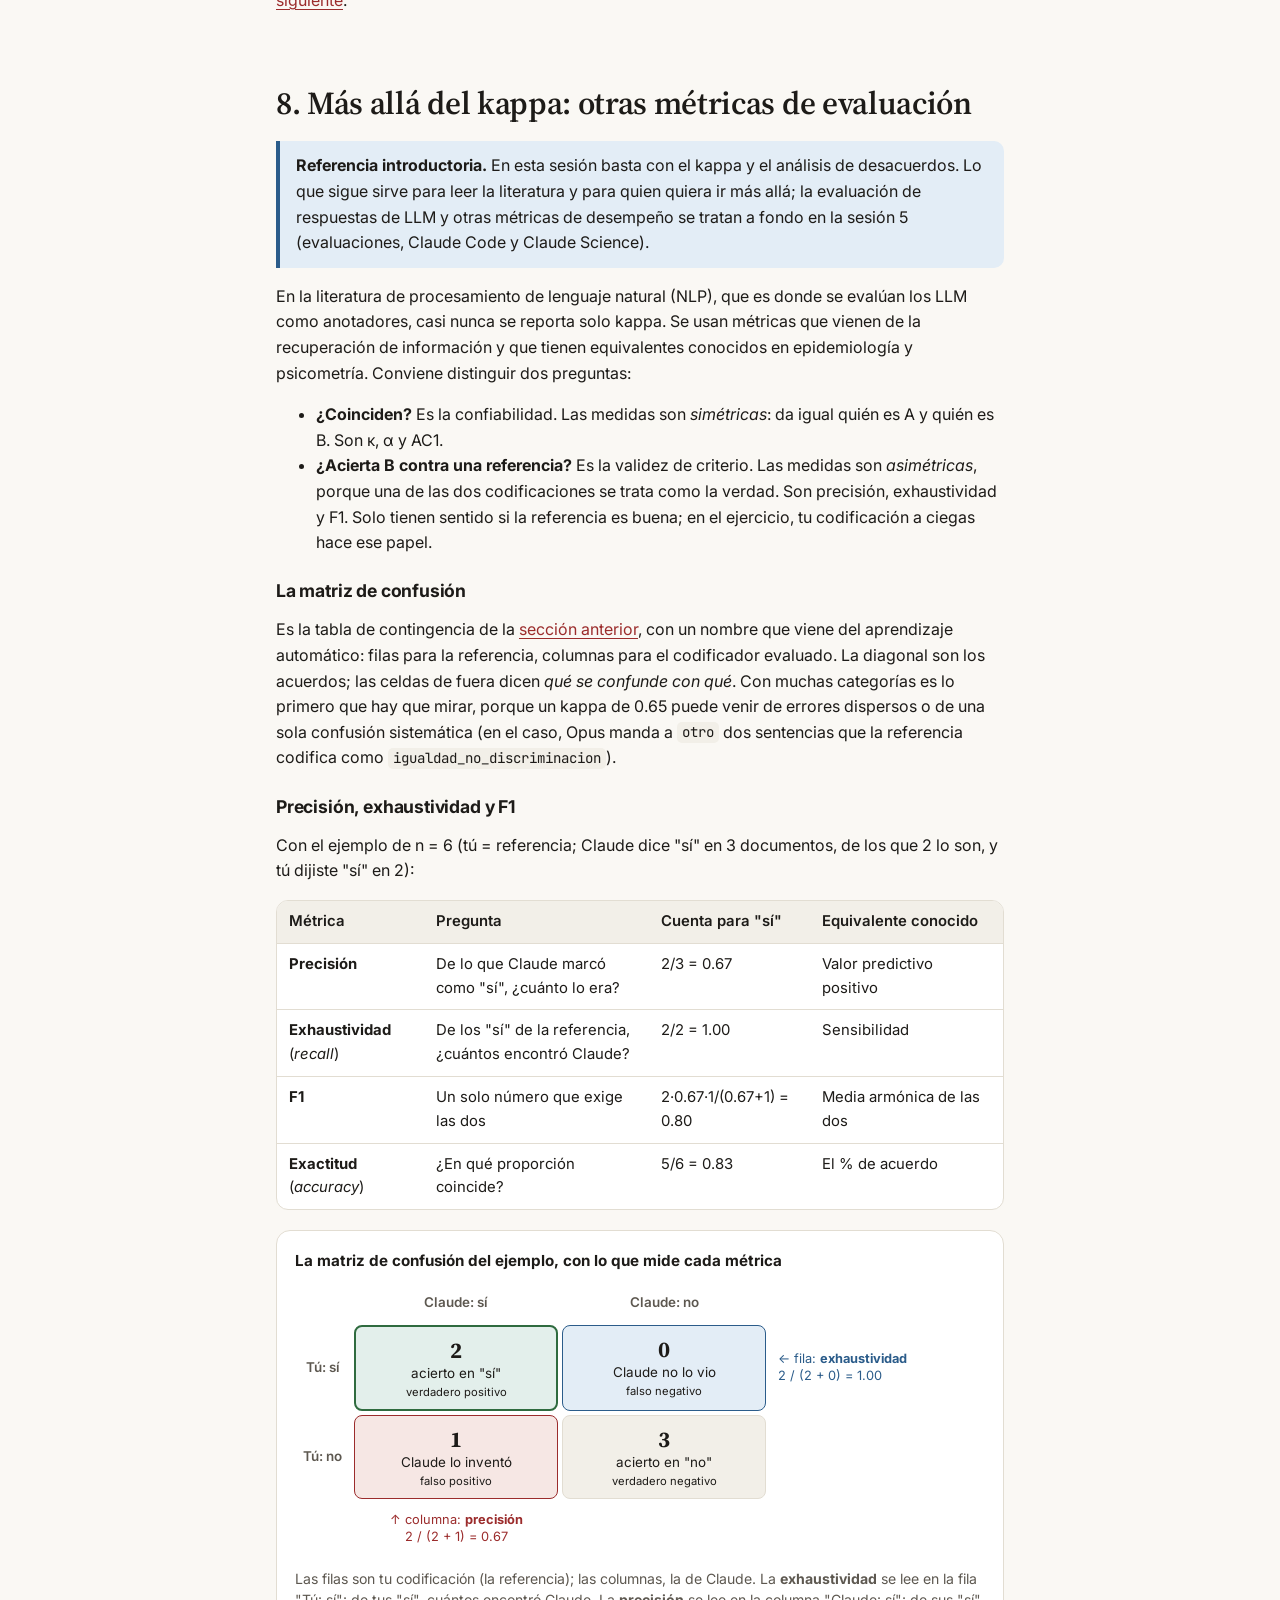
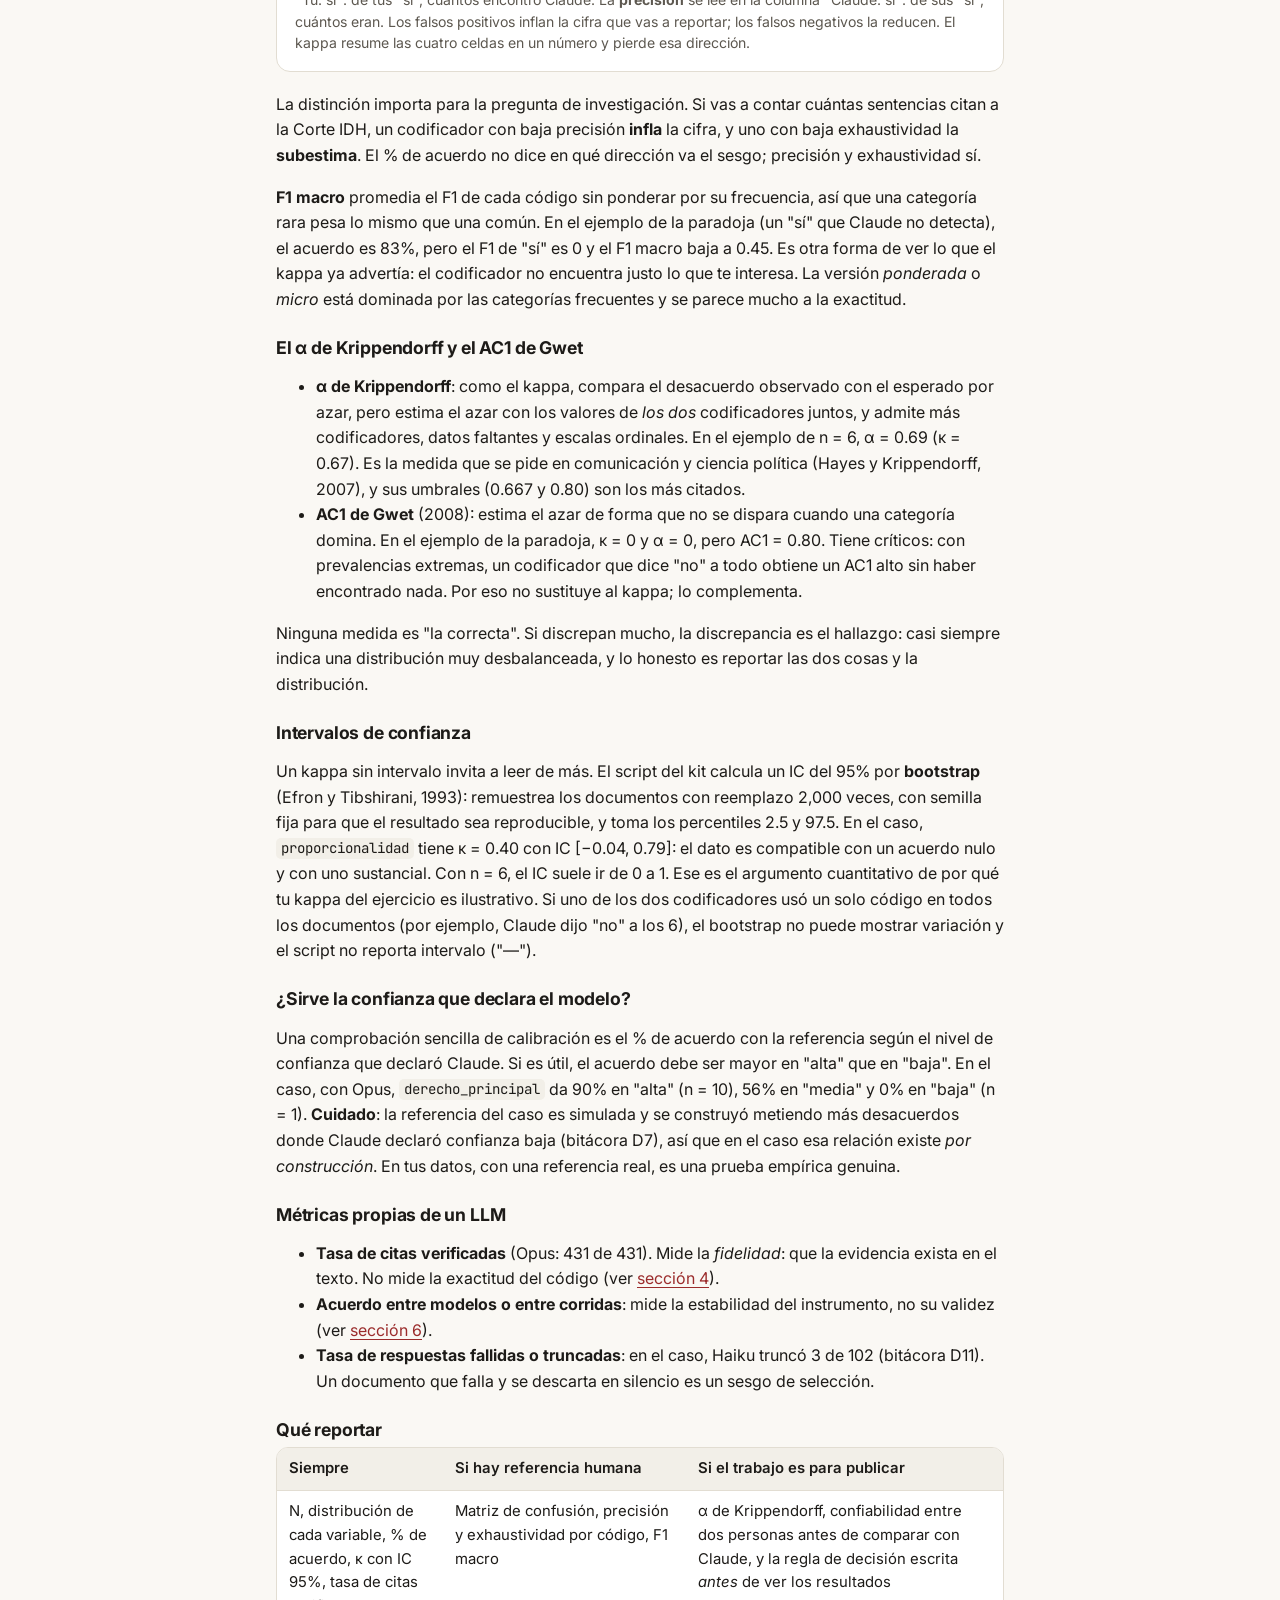
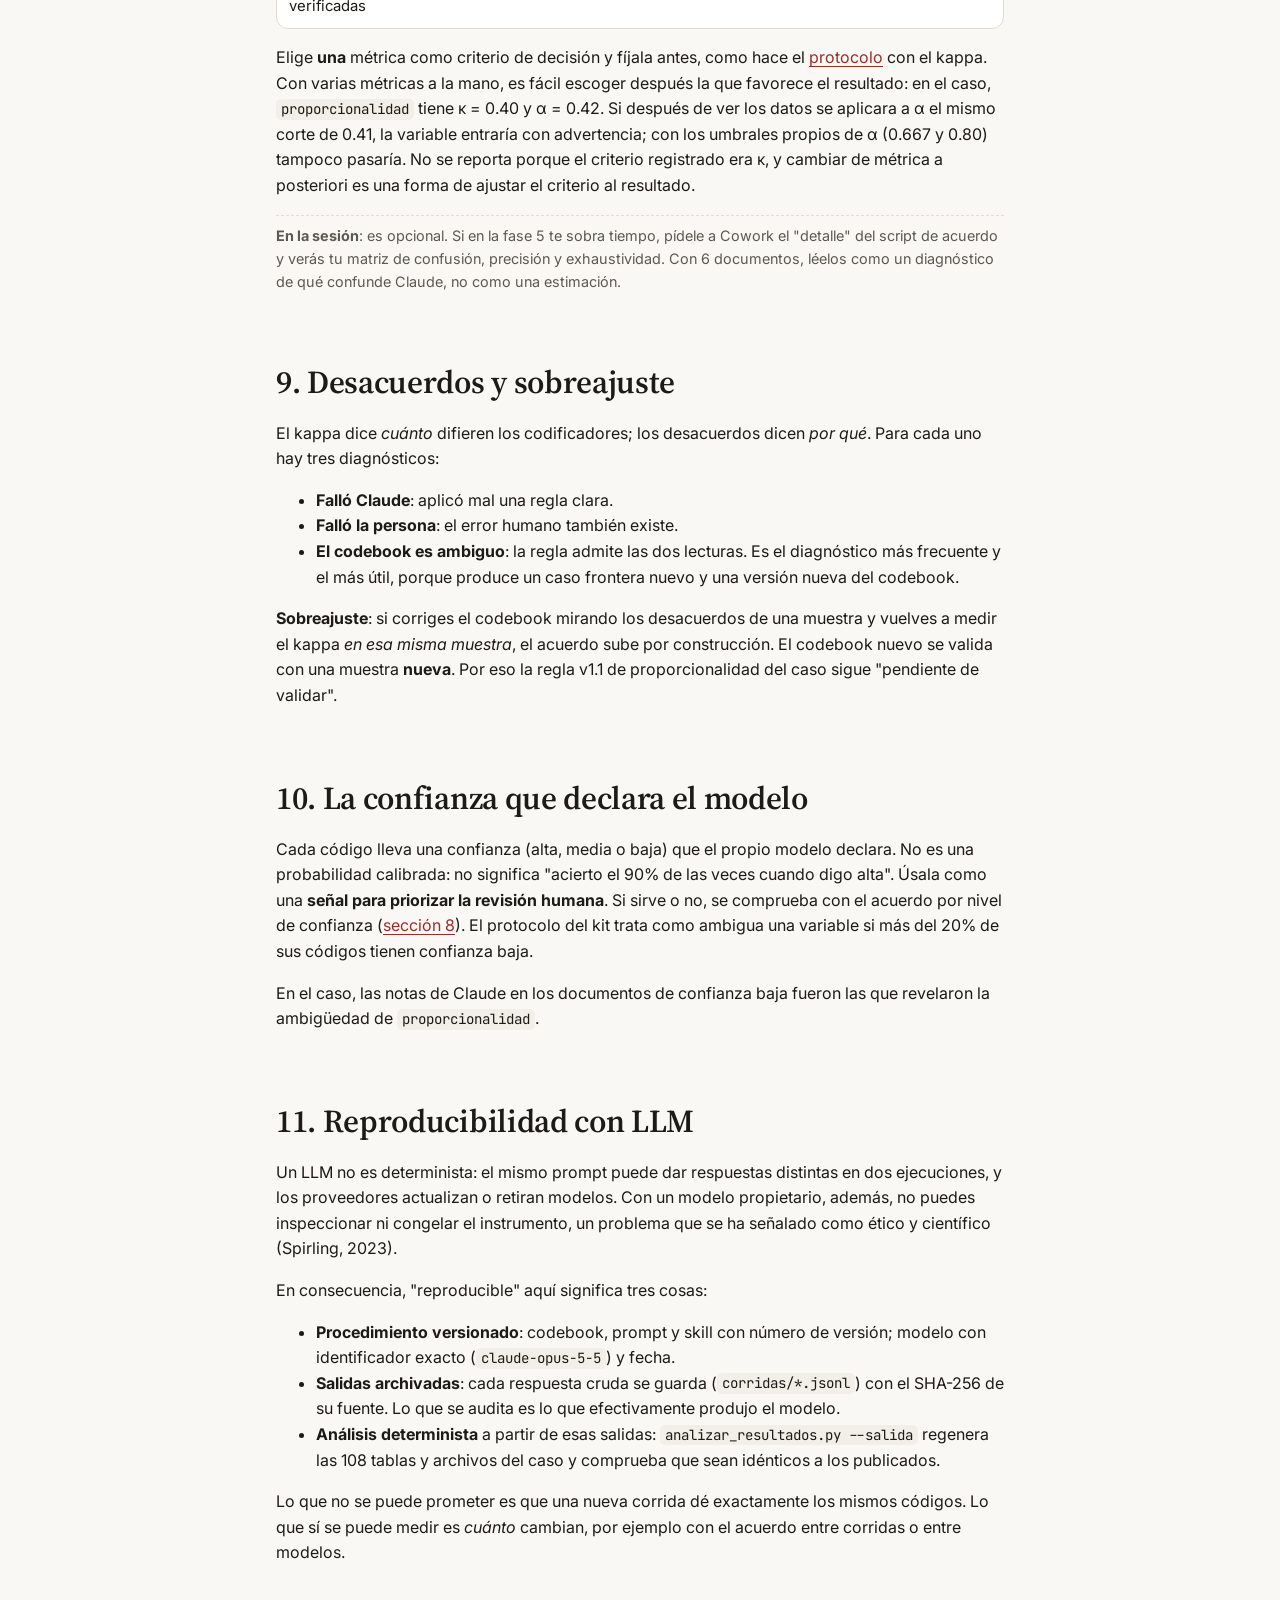
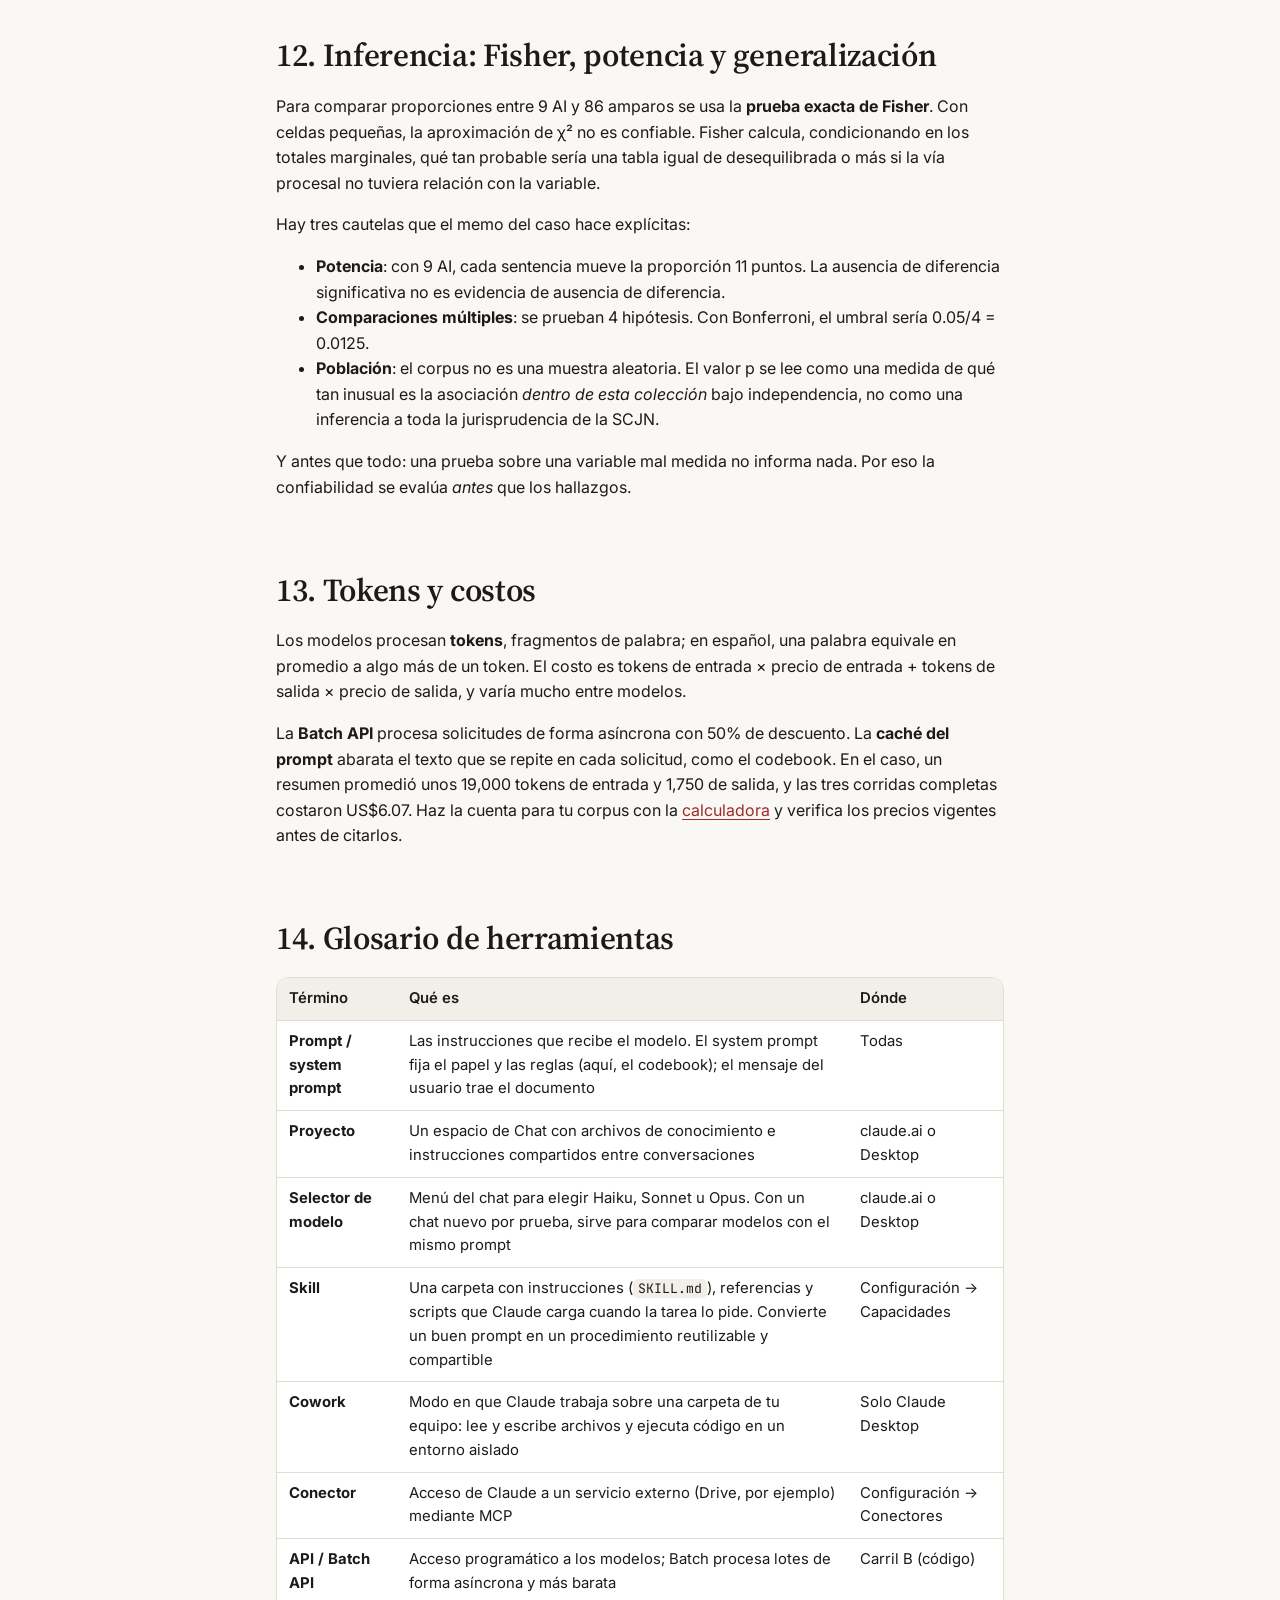
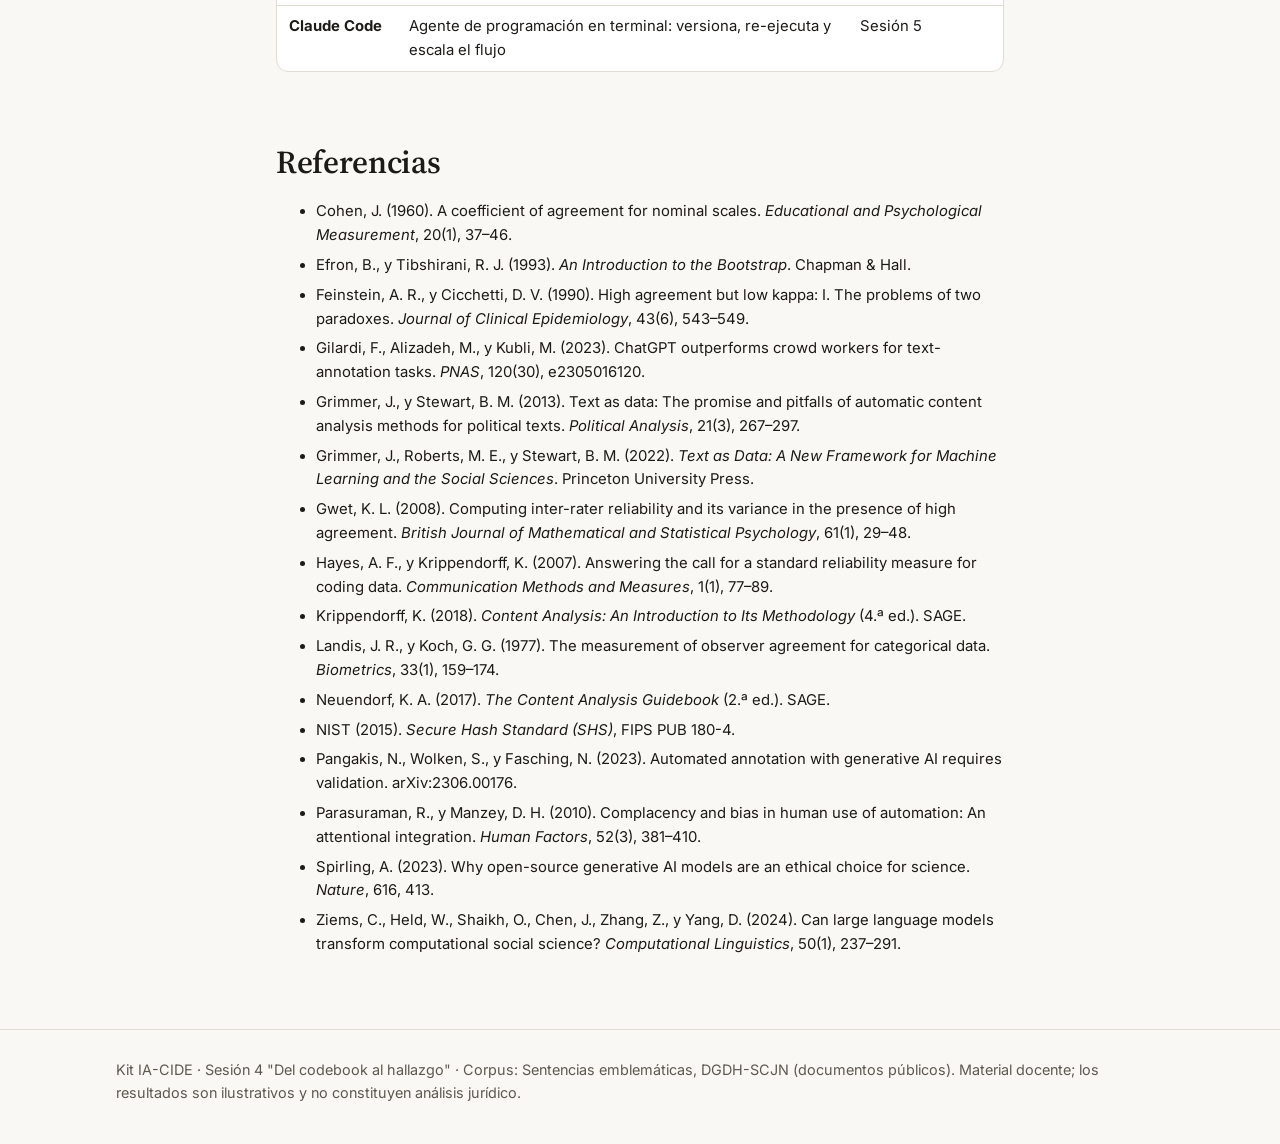
<file: docs/conceptos.html>
<!doctype html>
<html lang="es" data-base=".">
<head>
<meta charset="utf-8">
<meta name="viewport" content="width=device-width, initial-scale=1">
<title>Conceptos y fundamentos</title>
<meta name="description" content="Los fundamentos metodológicos de la sesión: codebook, codificación humana, confiabilidad y validez, kappa de Cohen, α, AC1, precisión, exhaustividad y F1, citas verificables, procedencia, reproducibilidad con LLM e inferencia, con referencias.">
<link href="https://fonts.googleapis.com/css2?family=Inter:wght@400;600;700&family=Source+Serif+4:wght@400;600&family=JetBrains+Mono&display=swap" rel="stylesheet">
<link rel="stylesheet" href="assets/estilo.css">
<style>
  .indice { columns: 2 220px; column-gap: 24px; padding-left: 18px; }
  .indice li { margin: 3px 0; break-inside: avoid; }
  section.concepto { scroll-margin-top: 80px; }
  .en-sesion { font-size: .9rem; color: var(--texto-suave); border-top: 1px dashed var(--borde); padding-top: 8px; margin-top: 12px; }
  .formula { font-family: var(--mono); background: var(--superficie-2); border-radius: 8px; padding: 10px 14px; overflow-x: auto; }
  .refs li { margin: 6px 0; font-size: .93rem; }
  td.c, th.c { text-align: center; }
</style>
</head>
<body>
<main class="contenedor angosto">
  <section class="hero">
    <div class="sobre">Fundamentos · para leer antes, durante o después</div>
    <h1>Conceptos y fundamentos</h1>
    <p class="lead">Un LLM no cambia los estándares del análisis de contenido; los hace más fáciles de incumplir sin darse cuenta. Aquí está el porqué de cada paso de la sesión, con sus límites y la literatura de referencia.</p>
  </section>

  <ol class="indice">
    <li><a href="#analisis">Análisis de contenido y el LLM como codificador</a></li>
    <li><a href="#codebook">Codebook: por qué y cómo</a></li>
    <li><a href="#corpus">Unidad de análisis, corpus y procedencia</a></li>
    <li><a href="#citas">Evidencia textual verificable</a></li>
    <li><a href="#humana">Codificación humana y referencia</a></li>
    <li><a href="#confiabilidad">Confiabilidad no es validez</a></li>
    <li><a href="#kappa">Kappa de Cohen</a></li>
    <li><a href="#metricas">Más allá del kappa: otras métricas de evaluación</a></li>
    <li><a href="#desacuerdos">Desacuerdos y sobreajuste</a></li>
    <li><a href="#confianza">La confianza que declara el modelo</a></li>
    <li><a href="#reproducibilidad">Reproducibilidad con LLM</a></li>
    <li><a href="#inferencia">Inferencia: Fisher, potencia y generalización</a></li>
    <li><a href="#costos">Tokens y costos</a></li>
    <li><a href="#herramientas">Glosario de herramientas</a></li>
    <li><a href="#referencias">Referencias</a></li>
  </ol>

  <section class="concepto" id="analisis">
    <h2>1. Análisis de contenido y el LLM como codificador</h2>
    <p>El análisis de contenido es una técnica para hacer inferencias replicables y válidas a partir de textos (Krippendorff, 2018). Lo que lo distingue de una lectura experta es que las reglas de clasificación son explícitas, de modo que otra persona, con las mismas reglas, llegaría a los mismos códigos.</p>
    <p>En esta sesión el LLM ocupa el lugar de un <strong>codificador</strong>: aplica un codebook escrito por ti, igual que lo haría un asistente de investigación entrenado. No es un método nuevo de medición. Por eso se le exige lo mismo que a un asistente: reglas explícitas, evidencia de cada decisión y una comparación sistemática contra codificación humana.</p>
    <p>La evidencia empírica es mixta. En algunas tareas de anotación, los LLM igualan o superan a trabajadores de <em>crowdsourcing</em> (Gilardi, Alizadeh y Kubli, 2023). En otras, sobre todo las interpretativas, quedan lejos de expertos (Ziems et al., 2024). El desempeño varía por tarea y por conjunto de datos, así que <strong>tiene que validarse en cada aplicación</strong> (Pangakis, Wolken y Fasching, 2023). Es el viejo principio de Grimmer y Stewart (2013) para el texto como dato: <em>validate, validate, validate</em>.</p>
    <p class="en-sesion">En la sesión: toda la secuencia (codebook → prueba → escala → validación) existe para que el resultado del LLM pueda auditarse como el de cualquier codificador.</p>
  </section>

  <section class="concepto" id="codebook">
    <h2>2. Codebook: por qué y cómo</h2>
    <p>El codebook es la <strong>operacionalización</strong> de tus conceptos: traduce "la Corte aplica un test de proporcionalidad" a reglas que se puedan aplicar a un texto concreto. Sin él no hay replicabilidad, porque cada lector aplicaría su propio criterio implícito. Tampoco hay confiabilidad medible, porque no se sabe con qué regla se compara.</p>
    <p>Con un LLM, el codebook importa todavía más: <strong>es el prompt</strong>. Toda ambigüedad del codebook se convierte en una decisión que el modelo toma por ti, en silencio y quizá de forma distinta en cada documento.</p>
    <p>Un codebook útil tiene, por variable (Neuendorf, 2017):</p>
    <ul>
      <li><strong>Pregunta y definición</strong> del constructo.</li>
      <li><strong>Códigos mutuamente excluyentes y exhaustivos</strong>: cada documento cabe en uno y solo uno. Para lograrlo suelen hacer falta <code>otro</code> o <code>no_identificable</code>.</li>
      <li><strong>Regla de decisión</strong>: qué cuenta como evidencia. Por ejemplo, "solo el razonamiento de la Corte, no los alegatos de las partes".</li>
      <li><strong>Casos frontera</strong> resueltos, con un ejemplo. Es la parte que más crece con el uso.</li>
      <li><strong>Versión</strong>. Cada cambio sube el número y queda registrado, con su porqué, en la bitácora.</li>
    </ul>
    <figure class="diagrama">
      <h4>El ciclo del codebook, y dónde se rompe si no tienes cuidado</h4>
      <div class="cadena vert">
        <div class="nodo"><b>1 · Definir</b><span class="cuerpo">Pregunta, códigos, regla de decisión, casos frontera.<span class="archivo">codebook v1.0</span></span></div><span class="fl">probar</span>
        <div class="nodo"><b>2 · Pilotear</b><span class="cuerpo">3 a 5 documentos que <em>no</em> se usarán para validar.</span></div><span class="fl">congelar</span>
        <div class="nodo acento"><b>3 · Congelar y codificar</b><span class="cuerpo">Claude codifica todo; tú, a ciegas, la submuestra.</span></div><span class="fl">comparar</span>
        <div class="nodo"><b>4 · Validar</b><span class="cuerpo">Kappa contra el umbral fijado antes; desacuerdos uno por uno.</span></div><span class="fl">diagnosticar</span>
        <div class="nodo"><b>5 · Revisar</b><span class="cuerpo">Regla nueva para el caso ambiguo, con su porqué en la bitácora.<span class="archivo">codebook v1.1</span></span></div>
      </div>
      <div class="regreso">La v1.1 vuelve al paso 3 con una <strong>muestra nueva</strong>. Si la validas con los mismos documentos que usaste para corregirla, el acuerdo sube por construcción (sobreajuste) y deja de medir algo.</div>
      <figcaption>En el caso: v1.0 dio κ = 0.40 en <code>proporcionalidad</code> (paso 4); el análisis de desacuerdos produjo la regla v1.1 (paso 5, bitácora D8), que queda pendiente de validar con otra muestra.</figcaption>
    </figure>
    <p><strong>Congelar antes de validar.</strong> El codebook se fija antes de ver la codificación de validación, por la misma lógica que un preregistro: si ajustas las reglas mirando los resultados, el acuerdo que midas después ya no dice nada sobre las reglas originales.</p>
    <p class="en-sesion">En la sesión: fase 1 (Chat). Las definiciones iniciales de las 10 variables están incompletas a propósito: tu trabajo es encontrar sus ambigüedades. Ejemplo resuelto: <a href="https://github.com/benjov/kit-ia-cide/blob/main/caso-completo/01-codebook.md">codebook del caso</a> y bitácora D8.</p>
  </section>

  <section class="concepto" id="corpus">
    <h2>3. Unidad de análisis, corpus y procedencia</h2>
    <p><strong>Unidad de análisis</strong>: lo que se codifica. Aquí es el <em>resumen oficial</em> de cada sentencia, elaborado por la DGDH de la SCJN, no la sentencia completa (bitácora D2). Es una fuente secundaria: lo que el resumen omite, Claude no lo ve. La marca <code>p.N</code> del resumen remite al párrafo de la sentencia, para verificar ahí.</p>
    <p><strong>Selección</strong>: las 102 sentencias son las que la SCJN eligió como <em>emblemáticas</em>. No son una muestra aleatoria, así que los resultados describen esa colección y no la jurisprudencia en general. El corpus quedó así porque los buscadores con más acciones de inconstitucionalidad bloquean la descarga automatizada, y se decidió no evadir esa protección (bitácora D1). El acceso a los datos definió la pregunta, y eso también se reporta.</p>
    <p><strong>Procedencia y SHA-256</strong>: el manifiesto registra, para cada documento, la URL oficial, la fecha de descarga y la huella SHA-256 del PDF. SHA-256 es una función criptográfica (NIST, 2015) que asigna a cada archivo una cadena de 64 caracteres. Si cambia un solo byte, la huella cambia por completo, y en la práctica es imposible fabricar otro archivo con la misma huella.</p>
    <p>Volver a calcularla demuestra que tu PDF es <em>idéntico</em> al registrado. No demuestra dos cosas: que la extracción de texto del PDF sea perfecta (bitácora D10: encabezados de página en el texto) ni que el documento oficial no tenga errores (bitácora D9: dos carátulas oficiales con datos de otro caso).</p>
    <p class="en-sesion">Para verificarlo sin programar: pídele a Cowork que ejecute <code>verificar_hashes.py</code> o <code>descargar_corpus.py</code> en modo de prueba (<a href="kit.html#verifica">Descargar kit → Verifica el kit</a>).</p>
  </section>

  <section class="concepto" id="citas">
    <h2>4. Evidencia textual verificable</h2>
    <p>Un LLM puede producir texto plausible que no está en la fuente: parafrasear una cita, "mejorarla" o inventarla. Para que eso sea <strong>detectable</strong>, cada código lleva una cita <strong>literal</strong> de 5 a 40 palabras. Un programa la busca en el documento, ignorando solo espacios, saltos de línea y guiones de corte de palabra. Si no aparece, es un error y se revisa.</p>
    <figure class="diagrama">
      <h4>La cadena de evidencia: de la sentencia al hallazgo</h4>
      <div class="cadena vert">
        <div class="nodo"><span class="donde">scjn.gob.mx</span><b>Resumen oficial</b><span class="cuerpo">PDF publicado por la DGDH.<span class="chk">✓ URL y fecha en el manifiesto</span></span></div><span class="fl">SHA-256</span>
        <div class="nodo"><span class="donde">corpus/</span><b>PDF y texto</b><span class="cuerpo">La huella prueba que el PDF es idéntico al oficial.<span class="chk">✓ verificar_hashes.py</span></span></div><span class="fl">Claude lee</span>
        <div class="nodo acento"><span class="donde">resultados</span><b>Código + cita literal</b><span class="cuerpo">Cada código trae la frase que lo justifica.<span class="chk">✓ verificar_citas.py: la cita existe</span><span class="chk no">⚠ que la justifique: lectura humana</span></span></div><span class="fl">validar</span>
        <div class="nodo"><span class="donde">05-validacion</span><b>Acuerdo con la referencia</b><span class="cuerpo">Kappa y desacuerdos contra tu codificación a ciegas.<span class="chk">✓ calcular_acuerdo.py</span></span></div><span class="fl">analizar</span>
        <div class="nodo ok"><span class="donde">memo</span><b>Hallazgo</b><span class="cuerpo">Solo con variables que pasaron el umbral.<span class="chk">✓ analizar_resultados.py reproduce todo</span></span></div>
      </div>
      <figcaption>Cada eslabón deja un archivo que alguien más puede comprobar, y los ✓ los comprueba un script, que Cowork puede ejecutar por ti. El eslabón débil es el marcado con ⚠: un programa sabe si una frase está en el texto, pero no si es la frase correcta. Por eso la validación humana no se puede saltar.</figcaption>
    </figure>
    <p>La verificación garantiza que la cita <strong>existe</strong>, no que <strong>justifique</strong> el código: una frase real puede estar mal interpretada o sacada de los alegatos y no del razonamiento de la Corte. Esa segunda pregunta solo la responde la lectura humana; de eso se encarga la validación.</p>
    <p>En el caso, Opus tuvo 431 de 431 citas verificadas y Sonnet 418 de 421. Las 3 fallas de Sonnet se revisaron a mano: dos fueron errores reales del modelo, entre ellos un "embellecimiento" del texto, y una fue un falso positivo del verificador causado por un encabezado de página (bitácora D10).</p>
    <p class="en-sesion">En la sesión: el skill verifica sus citas al terminar y reporta el % antes y después de corregir. El <a href="herramientas/auditor.html">auditor</a> muestra cada cita resaltada en su texto.</p>
  </section>

  <section class="concepto" id="humana">
    <h2>5. Codificación humana y referencia</h2>
    <p>En ciencias sociales se dice <em>codificación</em>; en aprendizaje automático, <em>anotación</em> o <em>etiquetado</em>. Es lo mismo: una persona aplica el codebook a un documento. Una submuestra codificada por humanos sirve de <strong>referencia</strong> (a veces se le llama <em>gold standard</em>) contra la que se compara al modelo.</p>
    <p>"Referencia" no significa "verdad". La categoría verdadera de un documento no se observa; lo que se observa es si dos codificadores coinciden. Por eso el kappa mide <em>acuerdo</em>, y los desacuerdos se analizan sin suponer de antemano quién se equivocó.</p>
    <p>Requisitos de una referencia útil:</p>
    <ul>
      <li><strong>A ciegas</strong>: quien codifica no ve antes los códigos del modelo. Si los ve, tiende a confirmarlos: es el sesgo de anclaje, o de automatización (Parasuraman y Manzey, 2010), y el acuerdo medido queda inflado.</li>
      <li><strong>Mismo codebook y misma versión</strong> que usó el modelo.</li>
      <li><strong>Independencia</strong>: idealmente, la persona no escribió el codebook, porque quien lo escribió conoce intenciones que no están en el texto.</li>
      <li><strong>Muestra</strong> suficiente y estratificada por los grupos que vas a comparar.</li>
    </ul>
    <div class="aviso"><strong>Dos advertencias de honestidad.</strong> (1) En el caso completo, la referencia es <strong>SIMULADA</strong> a partir de los códigos de Opus (bitácora D7), así que sus kappa están inflados por construcción y solo ilustran el procedimiento. (2) En tu ejercicio, la referencia es real pero tiene tres límites que debes declarar: n = 6, eres tú quien escribió el codebook y los documentos se eligieron por cortos, no al azar.</div>
    <p class="en-sesion">En la sesión: fase 4. Codificas a mano 6 documentos mientras Cowork trabaja, sin ver sus resultados.</p>
  </section>

  <section class="concepto" id="confiabilidad">
    <h2>6. Confiabilidad no es validez</h2>
    <p><strong>Confiabilidad</strong>: ¿se obtiene el mismo código al repetir la medición? Krippendorff (2018) distingue tres tipos:</p>
    <ul>
      <li><em>estabilidad</em>: el mismo codificador en dos momentos;</li>
      <li><em>reproducibilidad</em>: dos codificadores distintos;</li>
      <li><em>exactitud</em>: contra un estándar conocido.</li>
    </ul>
    <p>El kappa humano–Claude mide reproducibilidad.</p>
    <p><strong>Validez</strong>: ¿el código mide el concepto que dices medir? Un codebook mal planteado puede producir acuerdo perfecto sobre algo irrelevante. La confiabilidad es condición necesaria, pero no suficiente.</p>
    <figure class="diagrama">
      <h4>Confiabilidad y validez: la analogía de la diana</h4>
      <div class="dianas"><figure><svg class="sv" viewBox="0 0 120 120" role="img" aria-label="Diana con impactos agrupados en el centro"><circle class="aro" cx="60" cy="60" r="56"/><circle class="aro" cx="60" cy="60" r="40"/><circle class="aro" cx="60" cy="60" r="24"/><circle class="centro" cx="60" cy="60" r="10"/><circle class="punto" cx="60.4" cy="65.0" r="4.2"/><circle class="punto" cx="56.3" cy="64.0" r="4.2"/><circle class="punto" cx="59.0" cy="59.0" r="4.2"/><circle class="punto" cx="67.6" cy="60.6" r="4.2"/><circle class="punto" cx="59.8" cy="62.9" r="4.2"/><circle class="punto" cx="64.5" cy="59.9" r="4.2"/><circle class="punto" cx="62.4" cy="56.1" r="4.2"/><circle class="punto" cx="58.5" cy="58.2" r="4.2"/><circle class="punto" cx="54.7" cy="54.0" r="4.2"/></svg><p><b>Confiable y válido</b>Coinciden entre sí y le atinan al concepto. Es lo que buscamos.</p></figure><figure><svg class="sv" viewBox="0 0 120 120" role="img" aria-label="Diana con impactos agrupados lejos del centro"><circle class="aro" cx="60" cy="60" r="56"/><circle class="aro" cx="60" cy="60" r="40"/><circle class="aro" cx="60" cy="60" r="24"/><circle class="centro" cx="60" cy="60" r="10"/><circle class="punto" cx="79.3" cy="33.4" r="4.2"/><circle class="punto" cx="86.7" cy="28.8" r="4.2"/><circle class="punto" cx="83.4" cy="29.0" r="4.2"/><circle class="punto" cx="88.4" cy="38.8" r="4.2"/><circle class="punto" cx="89.4" cy="36.0" r="4.2"/><circle class="punto" cx="85.6" cy="36.9" r="4.2"/><circle class="punto" cx="81.0" cy="38.6" r="4.2"/><circle class="punto" cx="79.0" cy="36.6" r="4.2"/><circle class="punto" cx="86.8" cy="38.2" r="4.2"/></svg><p><b>Confiable, no válido</b>Coinciden siempre… en el error. Dos modelos con el mismo sesgo, o un codebook que mide otra cosa.</p></figure><figure><svg class="sv" viewBox="0 0 120 120" role="img" aria-label="Diana con impactos dispersos alrededor del centro"><circle class="aro" cx="60" cy="60" r="56"/><circle class="aro" cx="60" cy="60" r="40"/><circle class="aro" cx="60" cy="60" r="24"/><circle class="centro" cx="60" cy="60" r="10"/><circle class="punto" cx="55.7" cy="68.7" r="4.2"/><circle class="punto" cx="56.2" cy="54.6" r="4.2"/><circle class="punto" cx="44.2" cy="56.4" r="4.2"/><circle class="punto" cx="78.9" cy="67.2" r="4.2"/><circle class="punto" cx="77.6" cy="64.2" r="4.2"/><circle class="punto" cx="66.7" cy="63.2" r="4.2"/><circle class="punto" cx="31.7" cy="74.5" r="4.2"/><circle class="punto" cx="68.6" cy="68.5" r="4.2"/><circle class="punto" cx="31.2" cy="30.4" r="4.2"/></svg><p><b>Válido en promedio, no confiable</b>Alrededor del concepto, pero cada codificación cae en otro lado. Un codebook ambiguo.</p></figure><figure><svg class="sv" viewBox="0 0 120 120" role="img" aria-label="Diana con impactos dispersos y desviados del centro"><circle class="aro" cx="60" cy="60" r="56"/><circle class="aro" cx="60" cy="60" r="40"/><circle class="aro" cx="60" cy="60" r="24"/><circle class="centro" cx="60" cy="60" r="10"/><circle class="punto" cx="59.6" cy="49.7" r="4.2"/><circle class="punto" cx="92.9" cy="36.3" r="4.2"/><circle class="punto" cx="58.1" cy="43.0" r="4.2"/><circle class="punto" cx="85.2" cy="60.5" r="4.2"/><circle class="punto" cx="59.8" cy="24.6" r="4.2"/><circle class="punto" cx="88.6" cy="51.1" r="4.2"/><circle class="punto" cx="101.0" cy="58.7" r="4.2"/><circle class="punto" cx="76.5" cy="39.9" r="4.2"/><circle class="punto" cx="66.2" cy="26.9" r="4.2"/></svg><p><b>Ni lo uno ni lo otro</b>Dispersos y desviados. Ninguna métrica rescata esta variable.</p></figure></div>
      <figcaption>Cada punto es una codificación del mismo documento; el centro es el concepto que quieres medir. El kappa solo ve qué tan <strong>agrupados</strong> están los puntos (confiabilidad); no ve dónde está el centro. Que Opus y Sonnet coincidan (κ entre 0.83 y 0.95) descarta el panel 3, pero no distingue el 1 del 2: eso exige lectura humana y una definición clara del constructo.</figcaption>
    </figure>
    <p><strong>Acuerdo entre modelos</strong>: que los tres modelos coincidan entre sí (κ entre 0.79 y 1.00 en el caso; Opus–Sonnet, entre 0.83 y 0.95) dice que el resultado no depende mucho del modelo elegido. No dice que sea correcto, porque dos modelos pueden compartir el mismo error, sobre todo si aprendieron de datos parecidos. Sirve para detectar <em>variables frágiles</em>, no para validar.</p>
  </section>

  <section class="concepto" id="kappa">
    <h2>7. Kappa de Cohen</h2>
    <p>El % de acuerdo engaña porque parte del acuerdo ocurre por azar. Si el 90% de los documentos son "no", dos codificadores que dicen "no" casi siempre coinciden mucho sin leer con cuidado. El kappa de Cohen (1960) descuenta ese acuerdo esperado por azar:</p>
    <div class="formula">κ = (p<sub>o</sub> − p<sub>e</sub>) / (1 − p<sub>e</sub>)</div>
    <p>Aquí p<sub>o</sub> es la proporción de documentos en que coinciden, y p<sub>e</sub> es la proporción en que coincidirían por azar dadas sus distribuciones marginales: p<sub>e</sub> = Σ<sub>k</sub> P(A = k)·P(B = k). Se lee como "qué fracción del acuerdo posible por encima del azar se logró". κ = 1 es acuerdo perfecto, κ = 0 es lo esperable por azar, y κ &lt; 0 es peor que el azar.</p>

    <h3>Ejemplo con n = 6 (tu caso)</h3>
    <p>Variable sí/no. Tú codificas "sí" en 2 documentos; Claude, en 3. Coinciden en 5 de 6.</p>
    <div class="tabla-env"><table>
      <thead><tr><th></th><th class="c">Claude: sí</th><th class="c">Claude: no</th><th class="c">Total tuyo</th></tr></thead>
      <tbody>
        <tr><th>Tú: sí</th><td class="c">2</td><td class="c">0</td><td class="c">2</td></tr>
        <tr><th>Tú: no</th><td class="c">1</td><td class="c">3</td><td class="c">4</td></tr>
        <tr><th>Total Claude</th><td class="c">3</td><td class="c">3</td><td class="c">6</td></tr>
      </tbody>
    </table></div>
    <div class="formula">p<sub>o</sub> = 5/6 = 0.833<br>p<sub>e</sub> = (2/6)(3/6) + (4/6)(3/6) = 0.500<br>κ = (0.833 − 0.500) / (1 − 0.500) = 0.67</div>
    <p>Un solo desacuerdo baja κ de 1.00 a 0.67. Un intervalo de confianza del 95% va de cerca de 0.07 a 1 con la fórmula asintótica (poco fiable con n tan pequeño) y de 0.00 a 1.00 por bootstrap, que es lo que reporta el script del kit (ver <a href="#metricas">la sección 8</a>). Por eso, con n = 6, el kappa <strong>ilustra el procedimiento</strong> pero no mide la confiabilidad.</p>

    <figure class="diagrama">
      <h4>Qué descuenta el kappa: el mismo 83% de acuerdo, dos kappas</h4>
      <div class="k-fila"><span>Ejemplo 1 (n = 6)<br><small style="color:var(--texto-suave)">p<sub>o</sub> = 0.83, p<sub>e</sub> = 0.50</small></span>
        <div class="barra-k" role="img" aria-label="50% acuerdo por azar, 33% acuerdo por encima del azar, 17% desacuerdo"><span class="azar" style="width:50%">azar 50%</span><span class="encima" style="width:33.3%">por encima del azar 33%</span><span class="desac" style="width:16.7%">desac. 17%</span></div>
        <b class="k">κ = 0.67</b></div>
      <div class="k-fila"><span>Paradoja (n = 6)<br><small style="color:var(--texto-suave)">p<sub>o</sub> = 0.83, p<sub>e</sub> = 0.83</small></span>
        <div class="barra-k" role="img" aria-label="83% acuerdo por azar, 0% por encima del azar, 17% desacuerdo"><span class="azar" style="width:83.3%">azar 83%</span><span class="desac" style="width:16.7%">desac. 17%</span></div>
        <b class="k">κ = 0.00</b></div>
      <figcaption>La barra completa son los 6 documentos. Lo rayado es el acuerdo que se esperaría solo por las distribuciones de cada codificador; el kappa ignora esa parte y pregunta qué fracción del resto (lo que <em>no</em> se explica por azar) es acuerdo: κ = verde / (verde + rojo) = 0.33 / 0.50 = 0.67. En la paradoja casi todo es "no", el azar ya explica el 83% y no queda acuerdo por encima de él.</figcaption>
    </figure>
    <h3>La paradoja de la prevalencia</h3>
    <p>Ahora una variable rara: tú codificas "sí" en 1 documento y Claude dice "no" en los 6. Coinciden en 5 de 6, el mismo 83%, pero p<sub>e</sub> = (1/6)(0) + (5/6)(6/6) = 0.833 y κ = 0. Cuando una categoría domina, el kappa puede ser bajo aunque el acuerdo observado sea alto (Feinstein y Cicchetti, 1990). Reporta siempre <strong>kappa, % de acuerdo y la distribución</strong> de la variable. Puedes explorarlo en el <a href="herramientas/kappa.html">simulador</a>.</p>

    <h3>Umbrales: una convención, no un hecho</h3>
    <p>La escala más citada (Landis y Koch, 1977) es: 0.21–0.40 aceptable, 0.41–0.60 moderado, 0.61–0.80 sustancial y 0.81–1 casi perfecto. Los propios autores la presentaron como arbitraria. Krippendorff (2018), para su α, propone confiar en variables con α ≥ 0.80 y sacar conclusiones tentativas entre 0.667 y 0.80.</p>
    <p>El kit usa 0.61 para reportar y 0.41 para reportar con advertencia. Lo importante no es el número exacto sino <strong>fijarlo antes de ver resultados</strong> y respetarlo. En el caso, <code>proporcionalidad</code> no se reporta (κ = 0.40), aunque daba el resultado "bonito".</p>

    <h3>Alternativas</h3>
    <p>El α de Krippendorff admite más de dos codificadores, datos faltantes y variables ordinales o de intervalo, y es el estándar en comunicación (Hayes y Krippendorff, 2007). El AC1 de Gwet es menos sensible a la prevalencia. Aquí usamos kappa porque hay dos codificadores, variables nominales y es la medida más conocida en las disciplinas de la audiencia. Para un trabajo publicable, conviene reportar también α. El script del kit calcula los tres; se explican en la <a href="#metricas">sección siguiente</a>.</p>
  </section>

  <section class="concepto" id="metricas">
    <h2>8. Más allá del kappa: otras métricas de evaluación</h2>
    <div class="aviso info"><strong>Referencia introductoria.</strong> En esta sesión basta con el kappa y el análisis de desacuerdos. Lo que sigue sirve para leer la literatura y para quien quiera ir más allá; la evaluación de respuestas de LLM y otras métricas de desempeño se tratan a fondo en la sesión 5 (evaluaciones, Claude Code y Claude Science).</div>
    <p>En la literatura de procesamiento de lenguaje natural (NLP), que es donde se evalúan los LLM como anotadores, casi nunca se reporta solo kappa. Se usan métricas que vienen de la recuperación de información y que tienen equivalentes conocidos en epidemiología y psicometría. Conviene distinguir dos preguntas:</p>
    <ul>
      <li><strong>¿Coinciden?</strong> Es la confiabilidad. Las medidas son <em>simétricas</em>: da igual quién es A y quién es B. Son κ, α y AC1.</li>
      <li><strong>¿Acierta B contra una referencia?</strong> Es la validez de criterio. Las medidas son <em>asimétricas</em>, porque una de las dos codificaciones se trata como la verdad. Son precisión, exhaustividad y F1. Solo tienen sentido si la referencia es buena; en el ejercicio, tu codificación a ciegas hace ese papel.</li>
    </ul>

    <h3>La matriz de confusión</h3>
    <p>Es la tabla de contingencia de la <a href="#kappa">sección anterior</a>, con un nombre que viene del aprendizaje automático: filas para la referencia, columnas para el codificador evaluado. La diagonal son los acuerdos; las celdas de fuera dicen <em>qué se confunde con qué</em>. Con muchas categorías es lo primero que hay que mirar, porque un kappa de 0.65 puede venir de errores dispersos o de una sola confusión sistemática (en el caso, Opus manda a <code>otro</code> dos sentencias que la referencia codifica como <code>igualdad_no_discriminacion</code>).</p>

    <h3>Precisión, exhaustividad y F1</h3>
    <p>Con el ejemplo de n = 6 (tú = referencia; Claude dice "sí" en 3 documentos, de los que 2 lo son, y tú dijiste "sí" en 2):</p>
    <div class="tabla-env"><table>
      <thead><tr><th>Métrica</th><th>Pregunta</th><th>Cuenta para "sí"</th><th>Equivalente conocido</th></tr></thead>
      <tbody>
        <tr><td><strong>Precisión</strong></td><td>De lo que Claude marcó como "sí", ¿cuánto lo era?</td><td>2/3 = 0.67</td><td>Valor predictivo positivo</td></tr>
        <tr><td><strong>Exhaustividad</strong> (<em>recall</em>)</td><td>De los "sí" de la referencia, ¿cuántos encontró Claude?</td><td>2/2 = 1.00</td><td>Sensibilidad</td></tr>
        <tr><td><strong>F1</strong></td><td>Un solo número que exige las dos</td><td>2·0.67·1/(0.67+1) = 0.80</td><td>Media armónica de las dos</td></tr>
        <tr><td><strong>Exactitud</strong> (<em>accuracy</em>)</td><td>¿En qué proporción coincide?</td><td>5/6 = 0.83</td><td>El % de acuerdo</td></tr>
      </tbody>
    </table></div>
    <figure class="diagrama">
      <h4>La matriz de confusión del ejemplo, con lo que mide cada métrica</h4>
      <div class="matriz-c" role="img" aria-label="Matriz de confusión: 2 verdaderos positivos, 0 falsos negativos, 1 falso positivo, 3 verdaderos negativos">
        <div></div><div class="enc">Claude: sí</div><div class="enc">Claude: no</div><div class="c4"></div>
        <div class="enc">Tú: sí</div>
        <div class="celda vp"><b>2</b>acierto en "sí"<br><small>verdadero positivo</small></div>
        <div class="celda fn"><b>0</b>Claude no lo vio<br><small>falso negativo</small></div>
        <div class="nota-r"><span class="fl-r">← </span>fila: <strong>exhaustividad</strong><br>2 / (2 + 0) = 1.00</div>
        <div class="enc">Tú: no</div>
        <div class="celda fp"><b>1</b>Claude lo inventó<br><small>falso positivo</small></div>
        <div class="celda"><b>3</b>acierto en "no"<br><small>verdadero negativo</small></div>
        <div class="c4"></div>
        <div></div><div class="nota-p">↑ columna: <strong>precisión</strong><br>2 / (2 + 1) = 0.67</div><div></div><div class="c4"></div>
      </div>
      <figcaption>Las filas son tu codificación (la referencia); las columnas, la de Claude. La <strong>exhaustividad</strong> se lee en la fila "Tú: sí": de tus "sí", cuántos encontró Claude. La <strong>precisión</strong> se lee en la columna "Claude: sí": de sus "sí", cuántos eran. Los falsos positivos inflan la cifra que vas a reportar; los falsos negativos la reducen. El kappa resume las cuatro celdas en un número y pierde esa dirección.</figcaption>
    </figure>
    <p>La distinción importa para la pregunta de investigación. Si vas a contar cuántas sentencias citan a la Corte IDH, un codificador con baja precisión <strong>infla</strong> la cifra, y uno con baja exhaustividad la <strong>subestima</strong>. El % de acuerdo no dice en qué dirección va el sesgo; precisión y exhaustividad sí.</p>
    <p><strong>F1 macro</strong> promedia el F1 de cada código sin ponderar por su frecuencia, así que una categoría rara pesa lo mismo que una común. En el ejemplo de la paradoja (un "sí" que Claude no detecta), el acuerdo es 83%, pero el F1 de "sí" es 0 y el F1 macro baja a 0.45. Es otra forma de ver lo que el kappa ya advertía: el codificador no encuentra justo lo que te interesa. La versión <em>ponderada</em> o <em>micro</em> está dominada por las categorías frecuentes y se parece mucho a la exactitud.</p>

    <h3>El α de Krippendorff y el AC1 de Gwet</h3>
    <ul>
      <li><strong>α de Krippendorff</strong>: como el kappa, compara el desacuerdo observado con el esperado por azar, pero estima el azar con los valores de <em>los dos</em> codificadores juntos, y admite más codificadores, datos faltantes y escalas ordinales. En el ejemplo de n = 6, α = 0.69 (κ = 0.67). Es la medida que se pide en comunicación y ciencia política (Hayes y Krippendorff, 2007), y sus umbrales (0.667 y 0.80) son los más citados.</li>
      <li><strong>AC1 de Gwet</strong> (2008): estima el azar de forma que no se dispara cuando una categoría domina. En el ejemplo de la paradoja, κ = 0 y α = 0, pero AC1 = 0.80. Tiene críticos: con prevalencias extremas, un codificador que dice "no" a todo obtiene un AC1 alto sin haber encontrado nada. Por eso no sustituye al kappa; lo complementa.</li>
    </ul>
    <p>Ninguna medida es "la correcta". Si discrepan mucho, la discrepancia es el hallazgo: casi siempre indica una distribución muy desbalanceada, y lo honesto es reportar las dos cosas y la distribución.</p>

    <h3>Intervalos de confianza</h3>
    <p>Un kappa sin intervalo invita a leer de más. El script del kit calcula un IC del 95% por <strong>bootstrap</strong> (Efron y Tibshirani, 1993): remuestrea los documentos con reemplazo 2,000 veces, con semilla fija para que el resultado sea reproducible, y toma los percentiles 2.5 y 97.5. En el caso, <code>proporcionalidad</code> tiene κ = 0.40 con IC [−0.04, 0.79]: el dato es compatible con un acuerdo nulo y con uno sustancial. Con n = 6, el IC suele ir de 0 a 1. Ese es el argumento cuantitativo de por qué tu kappa del ejercicio es ilustrativo. Si uno de los dos codificadores usó un solo código en todos los documentos (por ejemplo, Claude dijo "no" a los 6), el bootstrap no puede mostrar variación y el script no reporta intervalo ("—").</p>

    <h3>¿Sirve la confianza que declara el modelo?</h3>
    <p>Una comprobación sencilla de calibración es el % de acuerdo con la referencia según el nivel de confianza que declaró Claude. Si es útil, el acuerdo debe ser mayor en "alta" que en "baja". En el caso, con Opus, <code>derecho_principal</code> da 90% en "alta" (n = 10), 56% en "media" y 0% en "baja" (n = 1). <strong>Cuidado</strong>: la referencia del caso es simulada y se construyó metiendo más desacuerdos donde Claude declaró confianza baja (bitácora D7), así que en el caso esa relación existe <em>por construcción</em>. En tus datos, con una referencia real, es una prueba empírica genuina.</p>

    <h3>Métricas propias de un LLM</h3>
    <ul>
      <li><strong>Tasa de citas verificadas</strong> (Opus: 431 de 431). Mide la <em>fidelidad</em>: que la evidencia exista en el texto. No mide la exactitud del código (ver <a href="#citas">sección 4</a>).</li>
      <li><strong>Acuerdo entre modelos o entre corridas</strong>: mide la estabilidad del instrumento, no su validez (ver <a href="#confiabilidad">sección 6</a>).</li>
      <li><strong>Tasa de respuestas fallidas o truncadas</strong>: en el caso, Haiku truncó 3 de 102 (bitácora D11). Un documento que falla y se descarta en silencio es un sesgo de selección.</li>
    </ul>

    <h3>Qué reportar</h3>
    <div class="tabla-env"><table>
      <thead><tr><th>Siempre</th><th>Si hay referencia humana</th><th>Si el trabajo es para publicar</th></tr></thead>
      <tbody><tr>
        <td>N, distribución de cada variable, % de acuerdo, κ con IC 95%, tasa de citas verificadas</td>
        <td>Matriz de confusión, precisión y exhaustividad por código, F1 macro</td>
        <td>α de Krippendorff, confiabilidad entre dos personas antes de comparar con Claude, y la regla de decisión escrita <em>antes</em> de ver los resultados</td>
      </tr></tbody>
    </table></div>
    <p>Elige <strong>una</strong> métrica como criterio de decisión y fíjala antes, como hace el <a href="https://github.com/benjov/kit-ia-cide/blob/main/auditoria/protocolo.md">protocolo</a> con el kappa. Con varias métricas a la mano, es fácil escoger después la que favorece el resultado: en el caso, <code>proporcionalidad</code> tiene κ = 0.40 y α = 0.42. Si después de ver los datos se aplicara a α el mismo corte de 0.41, la variable entraría con advertencia; con los umbrales propios de α (0.667 y 0.80) tampoco pasaría. No se reporta porque el criterio registrado era κ, y cambiar de métrica a posteriori es una forma de ajustar el criterio al resultado.</p>
    <p class="en-sesion"><strong>En la sesión</strong>: es opcional. Si en la fase 5 te sobra tiempo, pídele a Cowork el "detalle" del script de acuerdo y verás tu matriz de confusión, precisión y exhaustividad. Con 6 documentos, léelos como un diagnóstico de qué confunde Claude, no como una estimación.</p>
  </section>

  <section class="concepto" id="desacuerdos">
    <h2>9. Desacuerdos y sobreajuste</h2>
    <p>El kappa dice <em>cuánto</em> difieren los codificadores; los desacuerdos dicen <em>por qué</em>. Para cada uno hay tres diagnósticos:</p>
    <ul>
      <li><strong>Falló Claude</strong>: aplicó mal una regla clara.</li>
      <li><strong>Falló la persona</strong>: el error humano también existe.</li>
      <li><strong>El codebook es ambiguo</strong>: la regla admite las dos lecturas. Es el diagnóstico más frecuente y el más útil, porque produce un caso frontera nuevo y una versión nueva del codebook.</li>
    </ul>
    <p><strong>Sobreajuste</strong>: si corriges el codebook mirando los desacuerdos de una muestra y vuelves a medir el kappa <em>en esa misma muestra</em>, el acuerdo sube por construcción. El codebook nuevo se valida con una muestra <strong>nueva</strong>. Por eso la regla v1.1 de proporcionalidad del caso sigue "pendiente de validar".</p>
  </section>

  <section class="concepto" id="confianza">
    <h2>10. La confianza que declara el modelo</h2>
    <p>Cada código lleva una confianza (alta, media o baja) que el propio modelo declara. No es una probabilidad calibrada: no significa "acierto el 90% de las veces cuando digo alta". Úsala como una <strong>señal para priorizar la revisión humana</strong>. Si sirve o no, se comprueba con el acuerdo por nivel de confianza (<a href="#metricas">sección 8</a>). El protocolo del kit trata como ambigua una variable si más del 20% de sus códigos tienen confianza baja.</p>
    <p>En el caso, las notas de Claude en los documentos de confianza baja fueron las que revelaron la ambigüedad de <code>proporcionalidad</code>.</p>
  </section>

  <section class="concepto" id="reproducibilidad">
    <h2>11. Reproducibilidad con LLM</h2>
    <p>Un LLM no es determinista: el mismo prompt puede dar respuestas distintas en dos ejecuciones, y los proveedores actualizan o retiran modelos. Con un modelo propietario, además, no puedes inspeccionar ni congelar el instrumento, un problema que se ha señalado como ético y científico (Spirling, 2023).</p>
    <p>En consecuencia, "reproducible" aquí significa tres cosas:</p>
    <ul>
      <li><strong>Procedimiento versionado</strong>: codebook, prompt y skill con número de versión; modelo con identificador exacto (<code>claude-opus-5-5</code>) y fecha.</li>
      <li><strong>Salidas archivadas</strong>: cada respuesta cruda se guarda (<code>corridas/*.jsonl</code>) con el SHA-256 de su fuente. Lo que se audita es lo que efectivamente produjo el modelo.</li>
      <li><strong>Análisis determinista</strong> a partir de esas salidas: <code>analizar_resultados.py --salida</code> regenera las 108 tablas y archivos del caso y comprueba que sean idénticos a los publicados.</li>
    </ul>
    <p>Lo que no se puede prometer es que una nueva corrida dé exactamente los mismos códigos. Lo que sí se puede medir es <em>cuánto</em> cambian, por ejemplo con el acuerdo entre corridas o entre modelos.</p>
  </section>

  <section class="concepto" id="inferencia">
    <h2>12. Inferencia: Fisher, potencia y generalización</h2>
    <p>Para comparar proporciones entre 9 AI y 86 amparos se usa la <strong>prueba exacta de Fisher</strong>. Con celdas pequeñas, la aproximación de χ² no es confiable. Fisher calcula, condicionando en los totales marginales, qué tan probable sería una tabla igual de desequilibrada o más si la vía procesal no tuviera relación con la variable.</p>
    <p>Hay tres cautelas que el memo del caso hace explícitas:</p>
    <ul>
      <li><strong>Potencia</strong>: con 9 AI, cada sentencia mueve la proporción 11 puntos. La ausencia de diferencia significativa no es evidencia de ausencia de diferencia.</li>
      <li><strong>Comparaciones múltiples</strong>: se prueban 4 hipótesis. Con Bonferroni, el umbral sería 0.05/4 = 0.0125.</li>
      <li><strong>Población</strong>: el corpus no es una muestra aleatoria. El valor p se lee como una medida de qué tan inusual es la asociación <em>dentro de esta colección</em> bajo independencia, no como una inferencia a toda la jurisprudencia de la SCJN.</li>
    </ul>
    <p>Y antes que todo: una prueba sobre una variable mal medida no informa nada. Por eso la confiabilidad se evalúa <em>antes</em> que los hallazgos.</p>
  </section>

  <section class="concepto" id="costos">
    <h2>13. Tokens y costos</h2>
    <p>Los modelos procesan <strong>tokens</strong>, fragmentos de palabra; en español, una palabra equivale en promedio a algo más de un token. El costo es tokens de entrada × precio de entrada + tokens de salida × precio de salida, y varía mucho entre modelos.</p>
    <p>La <strong>Batch API</strong> procesa solicitudes de forma asíncrona con 50% de descuento. La <strong>caché del prompt</strong> abarata el texto que se repite en cada solicitud, como el codebook. En el caso, un resumen promedió unos 19,000 tokens de entrada y 1,750 de salida, y las tres corridas completas costaron US$6.07. Haz la cuenta para tu corpus con la <a href="herramientas/costos.html">calculadora</a> y verifica los precios vigentes antes de citarlos.</p>
  </section>

  <section class="concepto" id="herramientas">
    <h2>14. Glosario de herramientas</h2>
    <div class="tabla-env"><table>
      <thead><tr><th>Término</th><th>Qué es</th><th>Dónde</th></tr></thead>
      <tbody>
        <tr><td><strong>Prompt / system prompt</strong></td><td>Las instrucciones que recibe el modelo. El system prompt fija el papel y las reglas (aquí, el codebook); el mensaje del usuario trae el documento</td><td>Todas</td></tr>
        <tr><td><strong>Proyecto</strong></td><td>Un espacio de Chat con archivos de conocimiento e instrucciones compartidos entre conversaciones</td><td>claude.ai o Desktop</td></tr>
        <tr><td><strong>Selector de modelo</strong></td><td>Menú del chat para elegir Haiku, Sonnet u Opus. Con un chat nuevo por prueba, sirve para comparar modelos con el mismo prompt</td><td>claude.ai o Desktop</td></tr>
        <tr><td><strong>Skill</strong></td><td>Una carpeta con instrucciones (<code>SKILL.md</code>), referencias y scripts que Claude carga cuando la tarea lo pide. Convierte un buen prompt en un procedimiento reutilizable y compartible</td><td>Configuración → Capacidades</td></tr>
        <tr><td><strong>Cowork</strong></td><td>Modo en que Claude trabaja sobre una carpeta de tu equipo: lee y escribe archivos y ejecuta código en un entorno aislado</td><td>Solo Claude Desktop</td></tr>
        <tr><td><strong>Conector</strong></td><td>Acceso de Claude a un servicio externo (Drive, por ejemplo) mediante MCP</td><td>Configuración → Conectores</td></tr>
        <tr><td><strong>API / Batch API</strong></td><td>Acceso programático a los modelos; Batch procesa lotes de forma asíncrona y más barata</td><td>Carril B (código)</td></tr>
        <tr><td><strong>Claude Code</strong></td><td>Agente de programación en terminal: versiona, re-ejecuta y escala el flujo</td><td>Sesión 5</td></tr>
      </tbody>
    </table></div>
  </section>

  <section class="concepto" id="referencias">
    <h2>Referencias</h2>
    <ul class="refs">
      <li>Cohen, J. (1960). A coefficient of agreement for nominal scales. <em>Educational and Psychological Measurement</em>, 20(1), 37–46.</li>
      <li>Efron, B., y Tibshirani, R. J. (1993). <em>An Introduction to the Bootstrap</em>. Chapman &amp; Hall.</li>
      <li>Feinstein, A. R., y Cicchetti, D. V. (1990). High agreement but low kappa: I. The problems of two paradoxes. <em>Journal of Clinical Epidemiology</em>, 43(6), 543–549.</li>
      <li>Gilardi, F., Alizadeh, M., y Kubli, M. (2023). ChatGPT outperforms crowd workers for text-annotation tasks. <em>PNAS</em>, 120(30), e2305016120.</li>
      <li>Grimmer, J., y Stewart, B. M. (2013). Text as data: The promise and pitfalls of automatic content analysis methods for political texts. <em>Political Analysis</em>, 21(3), 267–297.</li>
      <li>Grimmer, J., Roberts, M. E., y Stewart, B. M. (2022). <em>Text as Data: A New Framework for Machine Learning and the Social Sciences</em>. Princeton University Press.</li>
      <li>Gwet, K. L. (2008). Computing inter-rater reliability and its variance in the presence of high agreement. <em>British Journal of Mathematical and Statistical Psychology</em>, 61(1), 29–48.</li>
      <li>Hayes, A. F., y Krippendorff, K. (2007). Answering the call for a standard reliability measure for coding data. <em>Communication Methods and Measures</em>, 1(1), 77–89.</li>
      <li>Krippendorff, K. (2018). <em>Content Analysis: An Introduction to Its Methodology</em> (4.ª ed.). SAGE.</li>
      <li>Landis, J. R., y Koch, G. G. (1977). The measurement of observer agreement for categorical data. <em>Biometrics</em>, 33(1), 159–174.</li>
      <li>Neuendorf, K. A. (2017). <em>The Content Analysis Guidebook</em> (2.ª ed.). SAGE.</li>
      <li>NIST (2015). <em>Secure Hash Standard (SHS)</em>, FIPS PUB 180-4.</li>
      <li>Pangakis, N., Wolken, S., y Fasching, N. (2023). Automated annotation with generative AI requires validation. arXiv:2306.00176.</li>
      <li>Parasuraman, R., y Manzey, D. H. (2010). Complacency and bias in human use of automation: An attentional integration. <em>Human Factors</em>, 52(3), 381–410.</li>
      <li>Spirling, A. (2023). Why open-source generative AI models are an ethical choice for science. <em>Nature</em>, 616, 413.</li>
      <li>Ziems, C., Held, W., Shaikh, O., Chen, J., Zhang, Z., y Yang, D. (2024). Can large language models transform computational social science? <em>Computational Linguistics</em>, 50(1), 237–291.</li>
    </ul>
  </section>
</main>
<script src="assets/comun.js"></script>
</body>
</html>
</file>
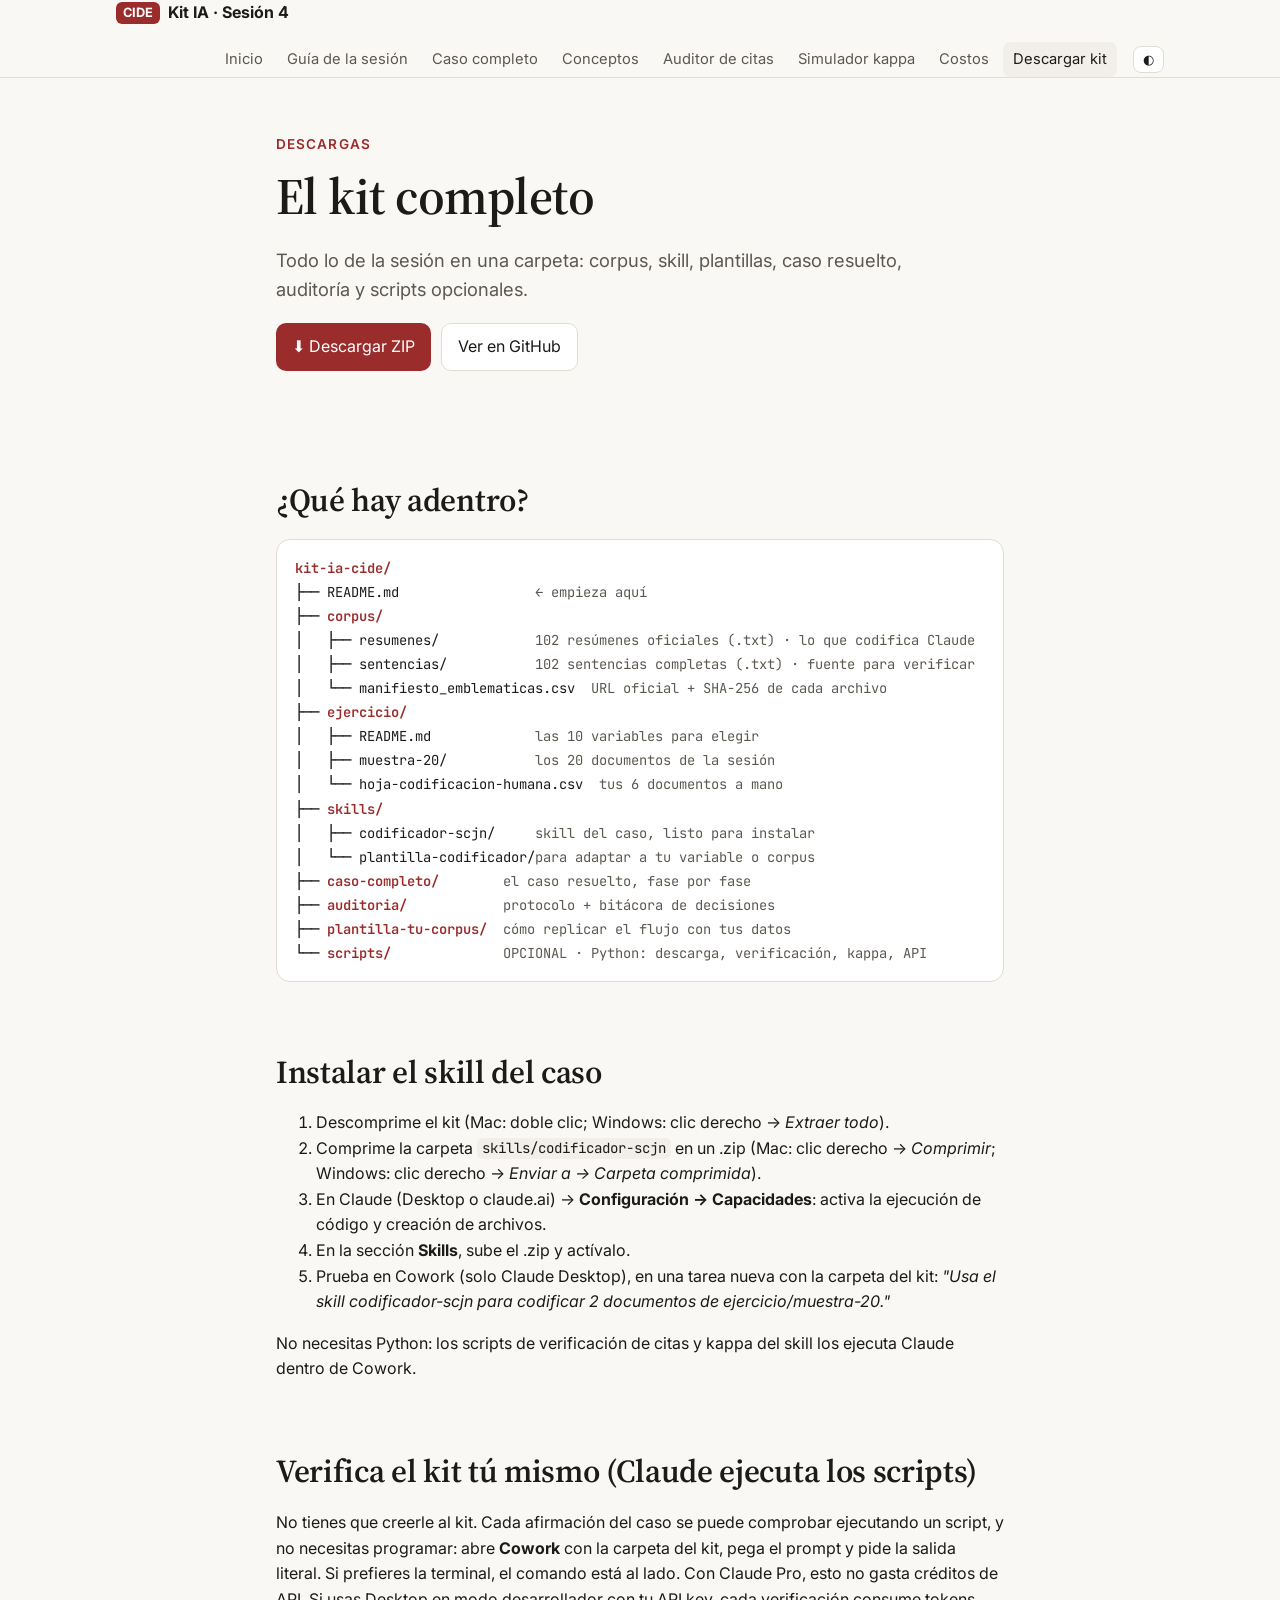
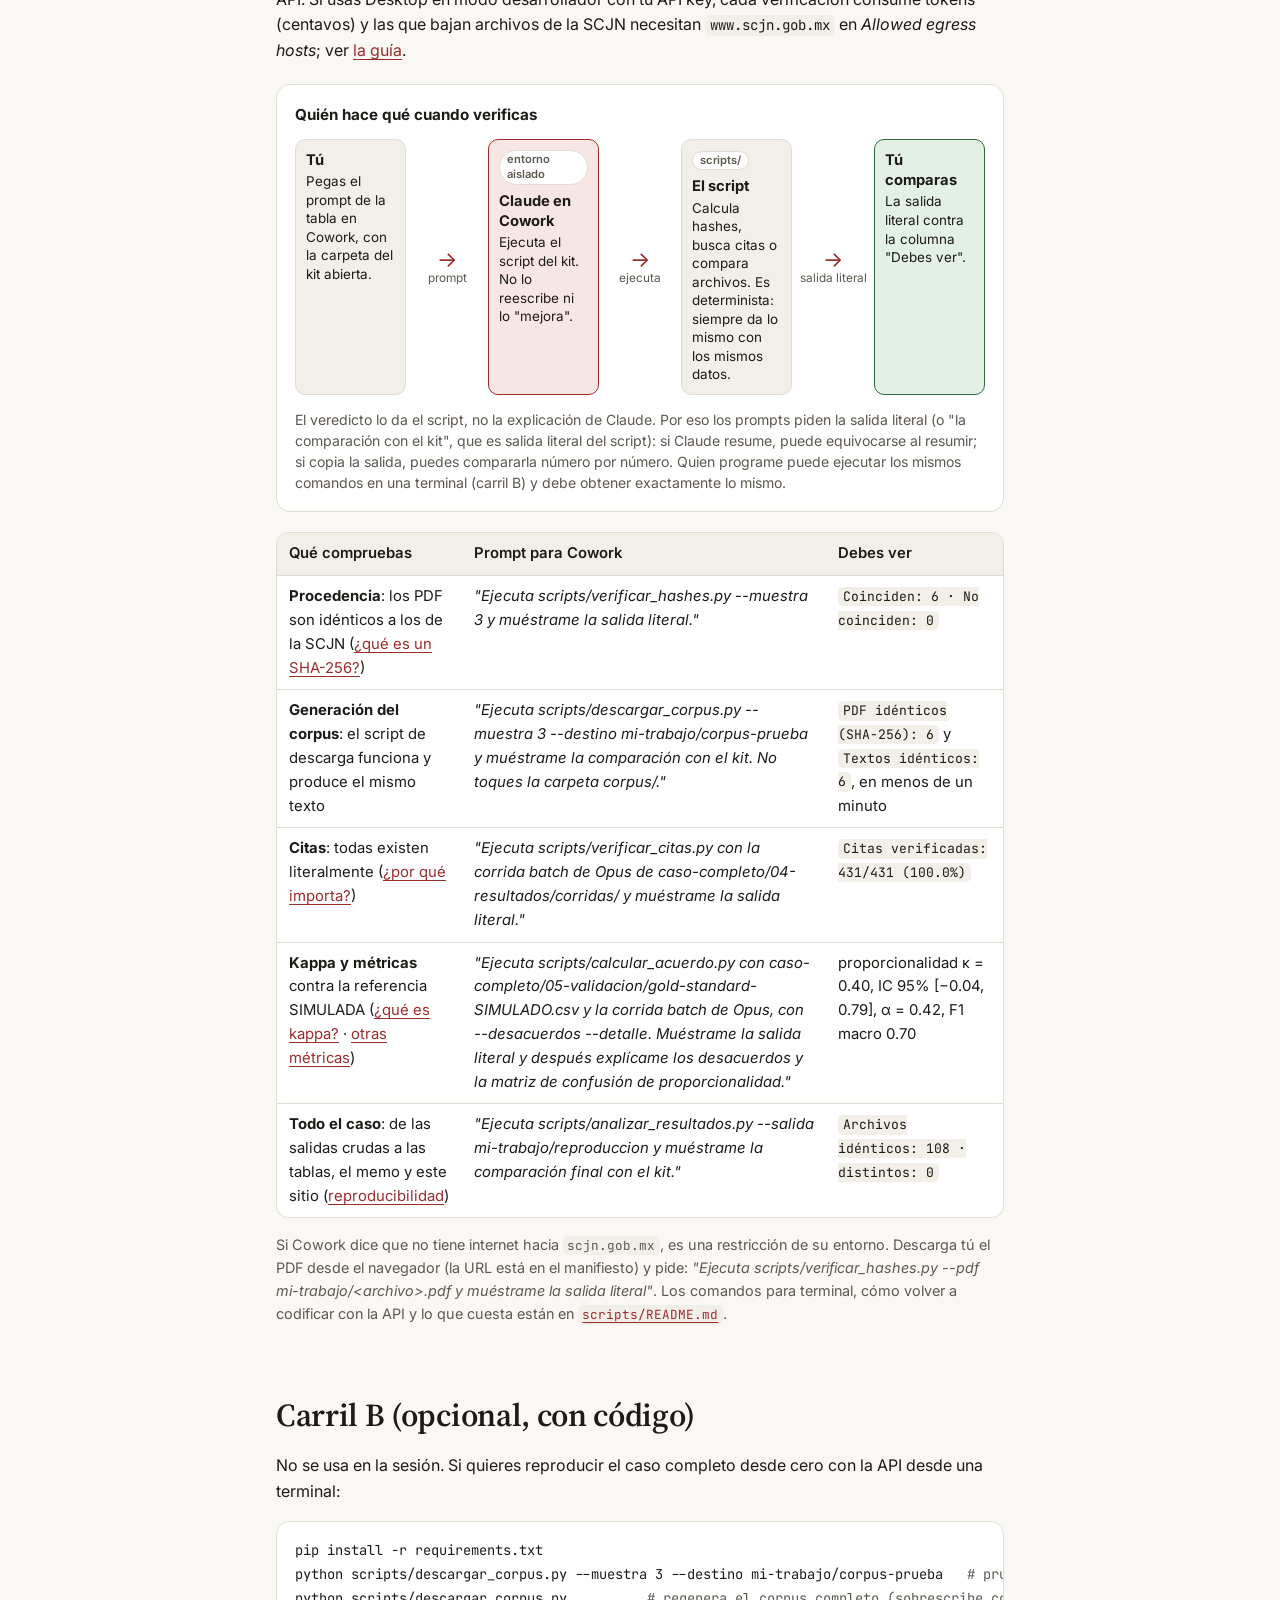
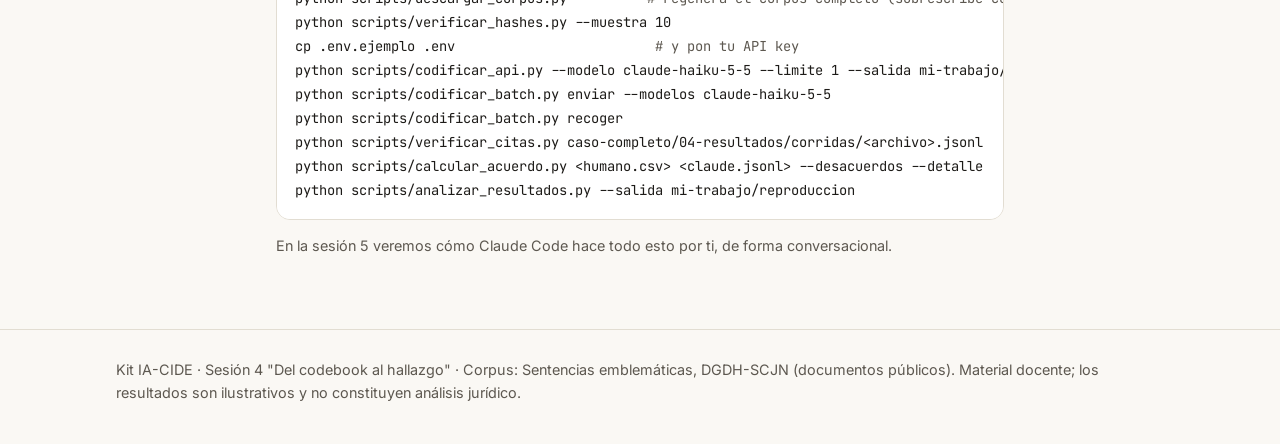
<file: docs/kit.html>
<!doctype html>
<html lang="es" data-base=".">
<head>
<meta charset="utf-8">
<meta name="viewport" content="width=device-width, initial-scale=1">
<title>Descargar el kit</title>
<meta name="description" content="Descarga el kit completo de la sesión 4: corpus, skill, plantillas, caso completo y scripts.">
<link href="https://fonts.googleapis.com/css2?family=Inter:wght@400;600;700&family=Source+Serif+4:wght@400;600&family=JetBrains+Mono&display=swap" rel="stylesheet">
<link rel="stylesheet" href="assets/estilo.css">
<style>
  .arbol { font-family: var(--mono); font-size: .86rem; line-height: 1.75; background: var(--superficie); border: 1px solid var(--borde); border-radius: var(--radio); padding: 16px 18px; overflow-x: auto; white-space: pre; }
  .arbol b { color: var(--acento); font-weight: 600; } .arbol i { color: var(--texto-suave); font-style: normal; }
</style>
</head>
<body>
<main class="contenedor angosto">
  <section class="hero">
    <div class="sobre">Descargas</div>
    <h1>El kit completo</h1>
    <p class="lead">Todo lo de la sesión en una carpeta: corpus, skill, plantillas, caso resuelto, auditoría y scripts opcionales.</p>
    <p style="display:flex;gap:10px;flex-wrap:wrap">
      <a class="boton" href="https://github.com/benjov/kit-ia-cide/archive/refs/heads/main.zip">⬇ Descargar ZIP</a>
      <a class="boton sec" href="https://github.com/benjov/kit-ia-cide">Ver en GitHub</a>
    </p>
  </section>

  <h2>¿Qué hay adentro?</h2>
<div class="arbol"><b>kit-ia-cide/</b>
├── README.md                 <i>← empieza aquí</i>
├── <b>corpus/</b>
│   ├── resumenes/            <i>102 resúmenes oficiales (.txt) · lo que codifica Claude</i>
│   ├── sentencias/           <i>102 sentencias completas (.txt) · fuente para verificar</i>
│   └── manifiesto_emblematicas.csv  <i>URL oficial + SHA-256 de cada archivo</i>
├── <b>ejercicio/</b>
│   ├── README.md             <i>las 10 variables para elegir</i>
│   ├── muestra-20/           <i>los 20 documentos de la sesión</i>
│   └── hoja-codificacion-humana.csv  <i>tus 6 documentos a mano</i>
├── <b>skills/</b>
│   ├── codificador-scjn/     <i>skill del caso, listo para instalar</i>
│   └── plantilla-codificador/<i>para adaptar a tu variable o corpus</i>
├── <b>caso-completo/</b>        <i>el caso resuelto, fase por fase</i>
├── <b>auditoria/</b>            <i>protocolo + bitácora de decisiones</i>
├── <b>plantilla-tu-corpus/</b>  <i>cómo replicar el flujo con tus datos</i>
└── <b>scripts/</b>              <i>OPCIONAL · Python: descarga, verificación, kappa, API</i></div>

  <h2>Instalar el skill del caso</h2>
  <ol>
    <li>Descomprime el kit (Mac: doble clic; Windows: clic derecho → <em>Extraer todo</em>).</li>
    <li>Comprime la carpeta <code>skills/codificador-scjn</code> en un .zip (Mac: clic derecho → <em>Comprimir</em>; Windows: clic derecho → <em>Enviar a → Carpeta comprimida</em>).</li>
    <li>En Claude (Desktop o claude.ai) → <strong>Configuración → Capacidades</strong>: activa la ejecución de código y creación de archivos.</li>
    <li>En la sección <strong>Skills</strong>, sube el .zip y actívalo.</li>
    <li>Prueba en Cowork (solo Claude Desktop), en una tarea nueva con la carpeta del kit: <em>"Usa el skill codificador-scjn para codificar 2 documentos de ejercicio/muestra-20."</em></li>
  </ol>

  <p>No necesitas Python: los scripts de verificación de citas y kappa del skill los ejecuta Claude dentro de Cowork.</p>

  <h2 id="verifica">Verifica el kit tú mismo (Claude ejecuta los scripts)</h2>
  <p>No tienes que creerle al kit. Cada afirmación del caso se puede comprobar ejecutando un script, y no necesitas programar: abre <strong>Cowork</strong> con la carpeta del kit, pega el prompt y pide la salida literal. Si prefieres la terminal, el comando está al lado. Con Claude Pro, esto no gasta créditos de API. Si usas Desktop en modo desarrollador con tu API key, cada verificación consume tokens (centavos) y las que bajan archivos de la SCJN necesitan <code>www.scjn.gob.mx</code> en <em>Allowed egress hosts</em>; ver <a href="guia.html#modo-api">la guía</a>.</p>
  <figure class="diagrama">
    <h4>Quién hace qué cuando verificas</h4>
    <div class="cadena">
      <div class="nodo"><b>Tú</b>Pegas el prompt de la tabla en Cowork, con la carpeta del kit abierta.</div><span class="fl">prompt</span>
      <div class="nodo acento"><span class="donde">entorno aislado</span><b>Claude en Cowork</b>Ejecuta el script del kit. No lo reescribe ni lo "mejora".</div><span class="fl">ejecuta</span>
      <div class="nodo"><span class="donde">scripts/</span><b>El script</b>Calcula hashes, busca citas o compara archivos. Es determinista: siempre da lo mismo con los mismos datos.</div><span class="fl">salida literal</span>
      <div class="nodo ok"><b>Tú comparas</b>La salida literal contra la columna "Debes ver".</div>
    </div>
    <figcaption>El veredicto lo da el script, no la explicación de Claude. Por eso los prompts piden la salida literal (o "la comparación con el kit", que es salida literal del script): si Claude resume, puede equivocarse al resumir; si copia la salida, puedes compararla número por número. Quien programe puede ejecutar los mismos comandos en una terminal (carril B) y debe obtener exactamente lo mismo.</figcaption>
  </figure>
  <div class="tabla-env"><table>
    <thead><tr><th>Qué compruebas</th><th>Prompt para Cowork</th><th>Debes ver</th></tr></thead>
    <tbody>
      <tr><td><strong>Procedencia</strong>: los PDF son idénticos a los de la SCJN (<a href="conceptos.html#corpus">¿qué es un SHA-256?</a>)</td><td><em>"Ejecuta scripts/verificar_hashes.py --muestra 3 y muéstrame la salida literal."</em></td><td><code>Coinciden: 6 · No coinciden: 0</code></td></tr>
      <tr><td><strong>Generación del corpus</strong>: el script de descarga funciona y produce el mismo texto</td><td><em>"Ejecuta scripts/descargar_corpus.py --muestra 3 --destino mi-trabajo/corpus-prueba y muéstrame la comparación con el kit. No toques la carpeta corpus/."</em></td><td><code>PDF idénticos (SHA-256): 6</code> y <code>Textos idénticos: 6</code>, en menos de un minuto</td></tr>
      <tr><td><strong>Citas</strong>: todas existen literalmente (<a href="conceptos.html#citas">¿por qué importa?</a>)</td><td><em>"Ejecuta scripts/verificar_citas.py con la corrida batch de Opus de caso-completo/04-resultados/corridas/ y muéstrame la salida literal."</em></td><td><code>Citas verificadas: 431/431 (100.0%)</code></td></tr>
      <tr><td><strong>Kappa y métricas</strong> contra la referencia SIMULADA (<a href="conceptos.html#kappa">¿qué es kappa?</a> · <a href="conceptos.html#metricas">otras métricas</a>)</td><td><em>"Ejecuta scripts/calcular_acuerdo.py con caso-completo/05-validacion/gold-standard-SIMULADO.csv y la corrida batch de Opus, con --desacuerdos --detalle. Muéstrame la salida literal y después explícame los desacuerdos y la matriz de confusión de proporcionalidad."</em></td><td>proporcionalidad κ = 0.40, IC 95% [−0.04, 0.79], α = 0.42, F1 macro 0.70</td></tr>
      <tr><td><strong>Todo el caso</strong>: de las salidas crudas a las tablas, el memo y este sitio (<a href="conceptos.html#reproducibilidad">reproducibilidad</a>)</td><td><em>"Ejecuta scripts/analizar_resultados.py --salida mi-trabajo/reproduccion y muéstrame la comparación final con el kit."</em></td><td><code>Archivos idénticos: 108 · distintos: 0</code></td></tr>
    </tbody>
  </table></div>
  <p style="color:var(--texto-suave);font-size:.9rem">Si Cowork dice que no tiene internet hacia <code>scjn.gob.mx</code>, es una restricción de su entorno. Descarga tú el PDF desde el navegador (la URL está en el manifiesto) y pide: <em>"Ejecuta scripts/verificar_hashes.py --pdf mi-trabajo/&lt;archivo&gt;.pdf y muéstrame la salida literal"</em>. Los comandos para terminal, cómo volver a codificar con la API y lo que cuesta están en <a href="https://github.com/benjov/kit-ia-cide/blob/main/scripts/README.md"><code>scripts/README.md</code></a>.</p>

  <h2>Carril B (opcional, con código)</h2>
  <p>No se usa en la sesión. Si quieres reproducir el caso completo desde cero con la API desde una terminal:</p>
  <div class="arbol">pip install -r requirements.txt
python scripts/descargar_corpus.py --muestra 3 --destino mi-trabajo/corpus-prueba   <i># prueba sin tocar el kit</i>
python scripts/descargar_corpus.py          <i># regenera el corpus completo (sobrescribe corpus/)</i>
python scripts/verificar_hashes.py --muestra 10
cp .env.ejemplo .env                         <i># y pon tu API key</i>
python scripts/codificar_api.py --modelo claude-haiku-5-5 --limite 1 --salida mi-trabajo/api
python scripts/codificar_batch.py enviar --modelos claude-haiku-5-5
python scripts/codificar_batch.py recoger
python scripts/verificar_citas.py caso-completo/04-resultados/corridas/&lt;archivo&gt;.jsonl
python scripts/calcular_acuerdo.py &lt;humano.csv&gt; &lt;claude.jsonl&gt; --desacuerdos --detalle
python scripts/analizar_resultados.py --salida mi-trabajo/reproduccion</div>
  <p style="color:var(--texto-suave);font-size:.9rem">En la sesión 5 veremos cómo Claude Code hace todo esto por ti, de forma conversacional.</p>
</main>
<script src="assets/comun.js"></script>
</body>
</html>
</file>
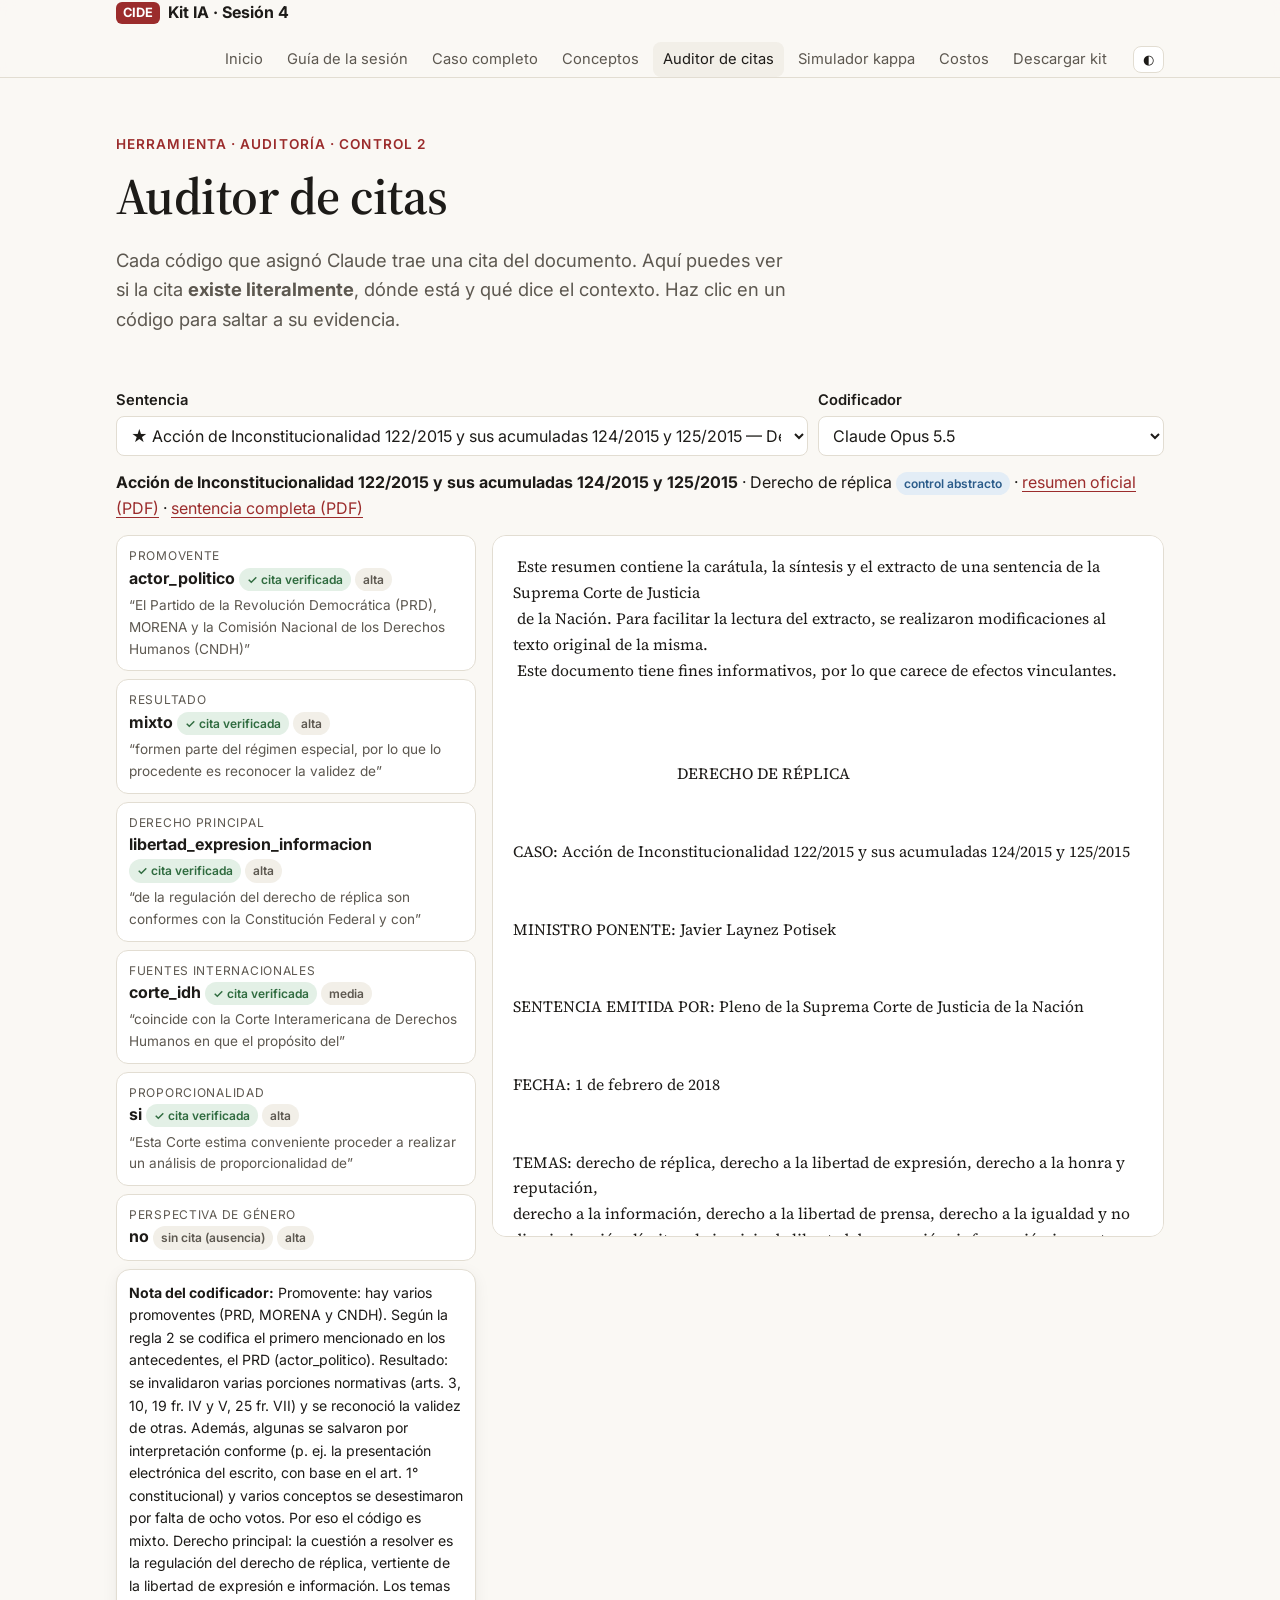
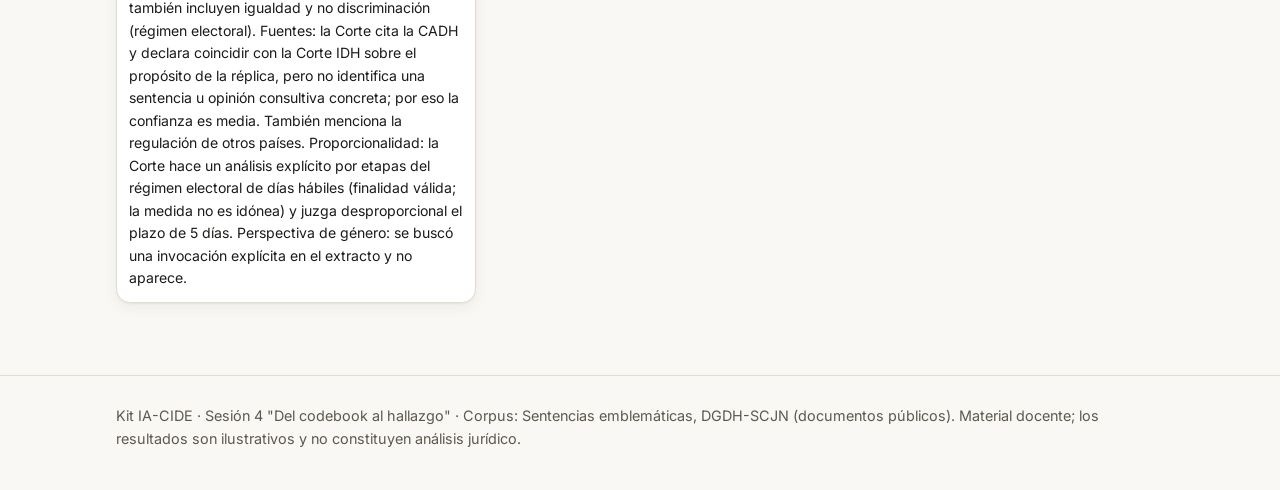
<file: docs/herramientas/auditor.html>
<!doctype html>
<html lang="es" data-base="..">
<head>
<meta charset="utf-8">
<meta name="viewport" content="width=device-width, initial-scale=1">
<title>Auditor de citas</title>
<meta name="description" content="Revisa, resaltada en el texto original, cada cita con la que Claude justificó sus códigos.">
<link href="https://fonts.googleapis.com/css2?family=Inter:wght@400;600;700&family=Source+Serif+4:wght@400;600&family=JetBrains+Mono&display=swap" rel="stylesheet">
<link rel="stylesheet" href="../assets/estilo.css">
<style>
  .panel { display: grid; grid-template-columns: 360px 1fr; gap: 16px; align-items: start; }
  .texto { background: var(--superficie); border: 1px solid var(--borde); border-radius: var(--radio); padding: 18px 20px; max-height: 78vh; overflow: auto;
    font-family: var(--serif); font-size: .98rem; line-height: 1.65; white-space: pre-wrap; word-wrap: break-word; }
  mark { background: var(--alerta-suave); color: inherit; border-bottom: 2px solid var(--alerta); padding: 0 1px; border-radius: 3px; scroll-margin: 120px; }
  mark.activa { background: color-mix(in srgb, var(--alerta) 35%, transparent); }
  .codigos { position: sticky; top: 72px; display: grid; gap: 8px; }
  .cod { background: var(--superficie); border: 1px solid var(--borde); border-radius: 12px; padding: 10px 12px; cursor: pointer; text-align: left; font: inherit; color: inherit; width: 100%; }
  .cod:hover { border-color: var(--acento); }
  .cod .var { font-size: .75rem; text-transform: uppercase; letter-spacing: .06em; color: var(--texto-suave); }
  .cod .val { font-weight: 700; }
  .cod q { display: block; font-size: .85rem; color: var(--texto-suave); margin-top: 4px; }
  .selectores { display: grid; grid-template-columns: 2fr 1fr; gap: 10px; }
  @media (max-width: 860px) { .panel { grid-template-columns: 1fr; } .codigos { position: static; } .texto { max-height: none; } }
</style>
</head>
<body>
<main class="contenedor">
  <section class="hero">
    <div class="sobre">Herramienta · Auditoría · Control 2</div>
    <h1>Auditor de citas</h1>
    <p class="lead">Cada código que asignó Claude trae una cita del documento. Aquí puedes ver si la cita <strong>existe literalmente</strong>, dónde está y qué dice el contexto. Haz clic en un código para saltar a su evidencia.</p>
  </section>
  <div class="selectores">
    <div><label for="doc">Sentencia</label><select id="doc"></select></div>
    <div><label for="mod">Codificador</label><select id="mod"></select></div>
  </div>
  <div id="meta" style="margin:14px 0"></div>
  <div class="panel">
    <div class="codigos" id="codigos"></div>
    <div class="texto" id="texto" tabindex="0" aria-label="Texto del resumen oficial">Cargando…</div>
  </div>
</main>
<script src="../assets/comun.js"></script>
<script>
const $ = id => document.getElementById(id);
const VARS = { promovente: "Promovente", resultado: "Resultado", derecho_principal: "Derecho principal",
  fuentes_internacionales: "Fuentes internacionales", proporcionalidad: "Proporcionalidad", perspectiva_genero: "Perspectiva de género" };
let DATA;
function patron(cita) {
  const palabras = cita.normalize("NFC").trim().split(/\s+/).map(w => w.replace(/[.*+?^${}()|[\]\\]/g, "\\$&").replace(/["“”«»]/g, '["“”«»]'));
  return new RegExp(palabras.join("[\\s\\-]+"), "i");
}
async function mostrar() {
  const id = $("doc").value, mod = $("mod").value, d = DATA.docs[id], c = d.cod[mod];
  history.replaceState(null, "", `#${id}|${mod}`);
  $("meta").innerHTML = `<strong>${KIT.esc(d.caso)}</strong> · ${KIT.esc(d.titulo)} <span class="etiqueta ${d.tipo === "AI" ? "azul" : ""}">${d.tipo === "AI" ? "control abstracto" : "control concreto"}</span>
    · <a href="${d.url_resumen}" target="_blank" rel="noopener">resumen oficial (PDF)</a> · <a href="${d.url_sentencia}" target="_blank" rel="noopener">sentencia completa (PDF)</a>`;
  let texto = (await fetch(`../data/textos/${id}.txt`).then(r => r.text())).normalize("NFC");
  // 1) Buscar todas las citas en el texto original; 2) resaltar sin traslapes
  const tarjetas = [], rangos = [];
  Object.entries(VARS).forEach(([v, nombre], k) => {
    if (!c || !c[v]) return;
    const { codigo, cita, confianza } = c[v];
    let estado = "sin cita (ausencia)", clase = "";
    if (cita) {
      const m = patron(cita).exec(texto);
      if (m) { rangos.push({ ini: m.index, fin: m.index + m[0].length, k, t: `${nombre}: ${codigo}` }); estado = "✓ cita verificada"; clase = "ok"; }
      else { estado = "✗ cita NO encontrada"; clase = "error"; }
    }
    tarjetas.push(`<button class="cod" type="button" data-k="${k}">
      <div class="var">${nombre}</div><div class="val">${KIT.esc(codigo)} <span class="etiqueta ${clase}">${estado}</span> <span class="etiqueta">${KIT.esc(confianza || "")}</span></div>
      ${cita ? `<q>${KIT.esc(cita)}</q>` : ""}</button>`);
  });
  if (c && c.nota) tarjetas.push(`<div class="tarjeta" style="padding:12px;font-size:.88rem"><strong>Nota del codificador:</strong> ${KIT.esc(c.nota)}</div>`);
  if (!c) tarjetas.push(`<div class="aviso">Este codificador no tiene datos para este documento.</div>`);
  rangos.sort((a, b) => a.ini - b.ini);
  let html = "", pos = 0;
  for (const r of rangos) {
    if (r.ini < pos) { r.k2 = true; continue; }  // traslapa con otra cita: queda dentro del resaltado anterior
    html += KIT.esc(texto.slice(pos, r.ini)) + `<mark id="m${r.k}" title="${KIT.esc(r.t)}">${KIT.esc(texto.slice(r.ini, r.fin))}</mark>`;
    pos = r.fin;
  }
  html += KIT.esc(texto.slice(pos));
  $("codigos").innerHTML = tarjetas.join("");
  $("texto").innerHTML = html;
  rangos.filter(r => r.k2).forEach(r => {
    const prev = rangos.filter(x => !x.k2 && x.ini <= r.ini).pop();
    if (prev) { const el = document.getElementById("m" + prev.k); el.dataset.alias = ((el.dataset.alias || "") + ` m${r.k}`).trim(); }
  });
  $("codigos").querySelectorAll(".cod").forEach(b => b.addEventListener("click", () => {
    const m = document.getElementById("m" + b.dataset.k) || document.querySelector(`[data-alias~="m${b.dataset.k}"]`); if (!m) return;
    document.querySelectorAll("mark").forEach(x => x.classList.remove("activa"));
    m.classList.add("activa"); m.scrollIntoView({ behavior: "smooth", block: "center" });
  }));
}
KIT.json("../data/codificaciones.json").then(d => {
  DATA = d;
  const ids = Object.keys(d.docs).sort((a, b) => (d.docs[a].tipo === "AI" ? 0 : 1) - (d.docs[b].tipo === "AI" ? 0 : 1) || a.localeCompare(b));
  $("doc").innerHTML = ids.map(i => `<option value="${i}">${d.docs[i].tipo === "AI" ? "★ " : ""}${KIT.esc(d.docs[i].caso)} — ${KIT.esc(d.docs[i].titulo.slice(0, 60))}</option>`).join("");
  $("mod").innerHTML = d.codificadores.map(m => `<option value="${m.id}">${KIT.esc(m.nombre)}</option>`).join("");
  const [hid, hmod] = decodeURIComponent(location.hash.slice(1)).split("|");
  if (d.docs[hid]) $("doc").value = hid;
  if (hmod) $("mod").value = hmod;
  $("doc").addEventListener("change", mostrar); $("mod").addEventListener("change", mostrar);
  mostrar();
}).catch(() => { $("texto").textContent = "No se pudieron cargar los datos. Si abriste el archivo localmente, sírvelo con: python -m http.server (desde la carpeta docs/)."; });
</script>
</body>
</html>
</file>
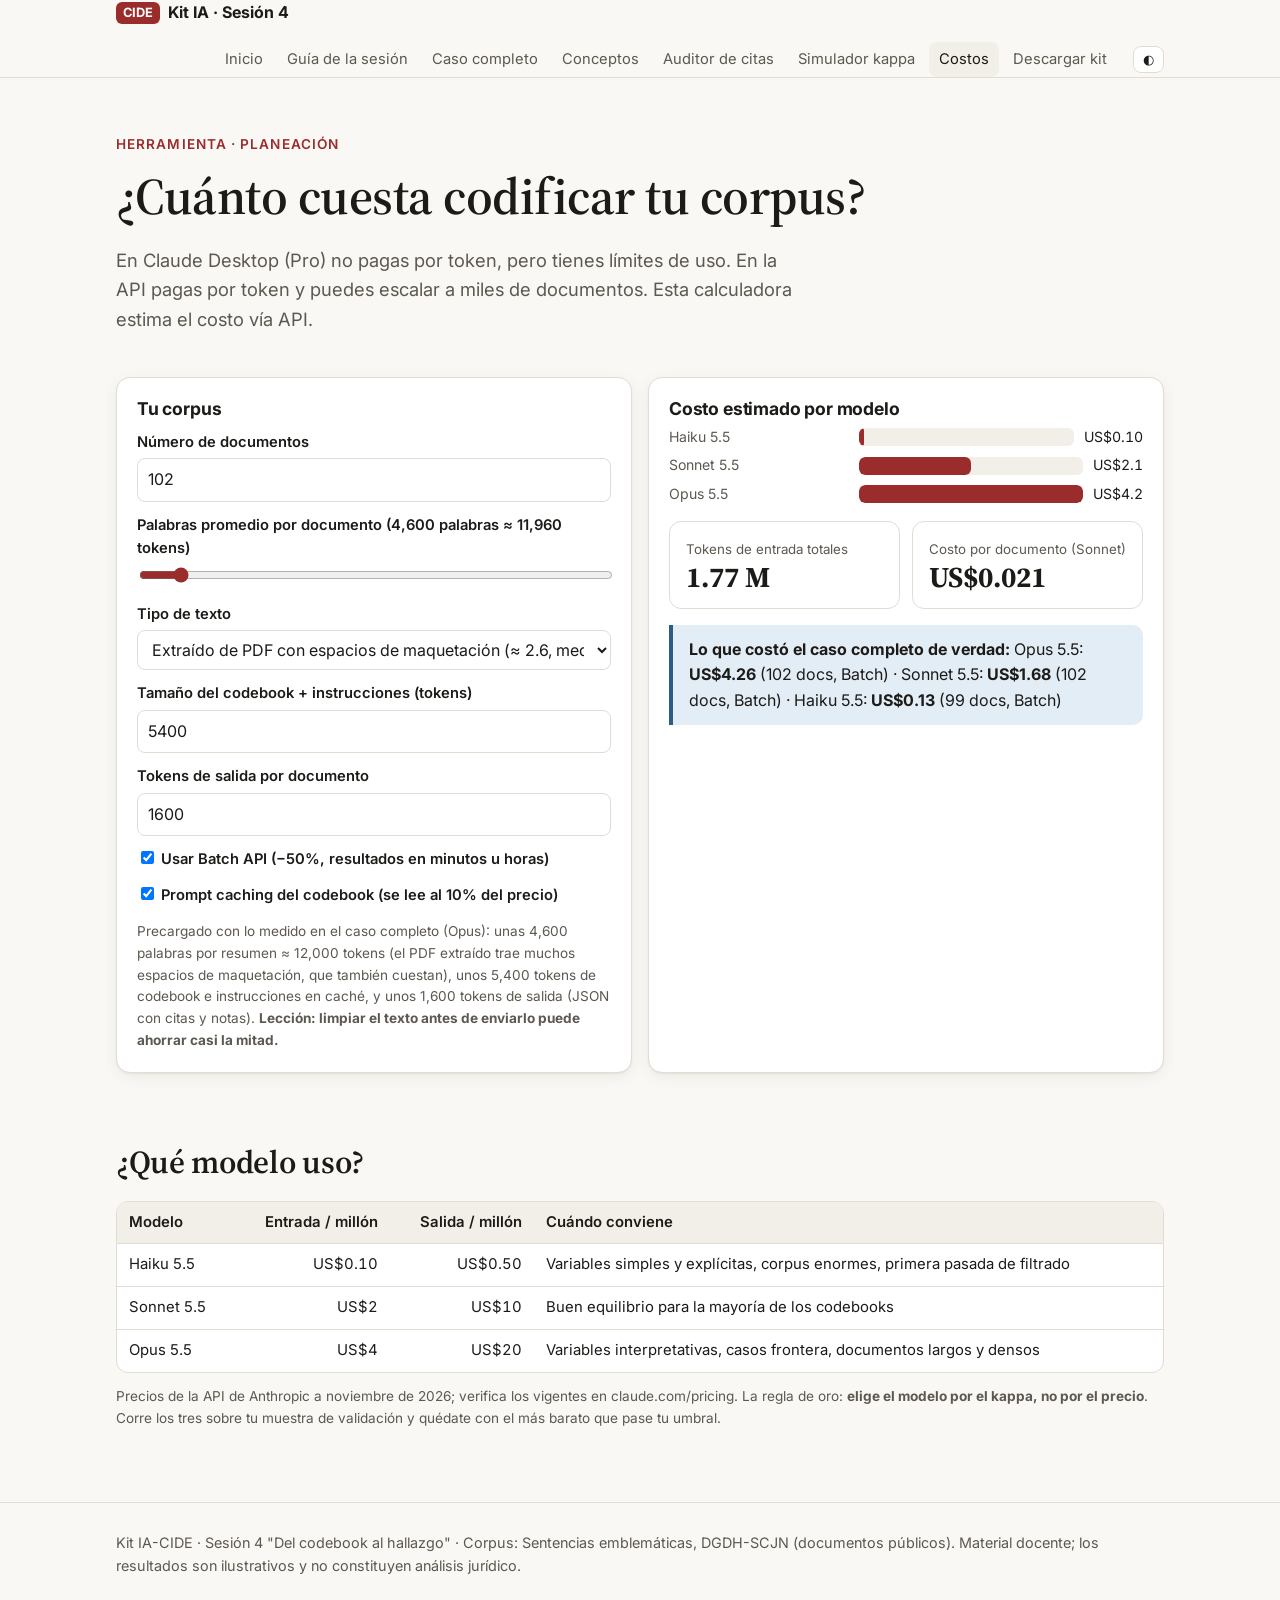
<file: docs/herramientas/costos.html>
<!doctype html>
<html lang="es" data-base="..">
<head>
<meta charset="utf-8">
<meta name="viewport" content="width=device-width, initial-scale=1">
<title>Calculadora de costos</title>
<meta name="description" content="Estima cuánto cuesta codificar un corpus con la API de Claude según modelo, Batch API y caché.">
<link href="https://fonts.googleapis.com/css2?family=Inter:wght@400;600;700&family=Source+Serif+4:wght@400;600&family=JetBrains+Mono&display=swap" rel="stylesheet">
<link rel="stylesheet" href="../assets/estilo.css">
</head>
<body>
<main class="contenedor">
  <section class="hero">
    <div class="sobre">Herramienta · Planeación</div>
    <h1>¿Cuánto cuesta codificar tu corpus?</h1>
    <p class="lead">En Claude Desktop (Pro) no pagas por token, pero tienes límites de uso. En la API pagas por token y puedes escalar a miles de documentos. Esta calculadora estima el costo vía API.</p>
  </section>

  <div class="rejilla-2">
    <div class="tarjeta">
      <h3>Tu corpus</h3>
      <label for="n">Número de documentos</label>
      <input id="n" type="number" min="1" value="102">
      <label for="pal">Palabras promedio por documento <output id="o-tok"></output></label>
      <input id="pal" type="range" min="200" max="60000" step="100" value="4600">
      <label for="fac">Tipo de texto</label>
      <select id="fac"><option value="1.4">Texto limpio (≈ 1.4 tokens por palabra en español)</option><option value="2.6" selected>Extraído de PDF con espacios de maquetación (≈ 2.6, medido en el caso)</option></select>
      <label for="sys">Tamaño del codebook + instrucciones (tokens)</label>
      <input id="sys" type="number" min="0" value="5400">
      <label for="sal">Tokens de salida por documento</label>
      <input id="sal" type="number" min="50" value="1600">
      <label><input id="batch" type="checkbox" checked> Usar Batch API (−50%, resultados en minutos u horas)</label>
      <label><input id="cache" type="checkbox" checked> Prompt caching del codebook (se lee al 10% del precio)</label>
      <p style="font-size:.85rem;color:var(--texto-suave)">Precargado con lo medido en el caso completo (Opus): unas 4,600 palabras por resumen ≈ 12,000 tokens (el PDF extraído trae muchos espacios de maquetación, que también cuestan), unos 5,400 tokens de codebook e instrucciones en caché, y unos 1,600 tokens de salida (JSON con citas y notas). <strong>Lección: limpiar el texto antes de enviarlo puede ahorrar casi la mitad.</strong></p>
    </div>
    <div class="tarjeta">
      <h3>Costo estimado por modelo</h3>
      <div id="barras"></div>
      <div class="metricas" style="margin-top:16px">
        <div class="metrica"><small>Tokens de entrada totales</small><b id="tin"></b></div>
        <div class="metrica"><small>Costo por documento (Sonnet)</small><b id="pdoc"></b></div>
      </div>
      <div class="aviso info" style="margin-top:16px"><strong>Lo que costó el caso completo de verdad:</strong> <span id="real">se actualiza al terminar las corridas.</span></div>
    </div>
  </div>

  <h2>¿Qué modelo uso?</h2>
  <div class="tabla-env"><table>
    <thead><tr><th>Modelo</th><th class="num">Entrada / millón</th><th class="num">Salida / millón</th><th>Cuándo conviene</th></tr></thead>
    <tbody>
      <tr><td>Haiku 5.5</td><td class="num">US$0.10</td><td class="num">US$0.50</td><td>Variables simples y explícitas, corpus enormes, primera pasada de filtrado</td></tr>
      <tr><td>Sonnet 5.5</td><td class="num">US$2</td><td class="num">US$10</td><td>Buen equilibrio para la mayoría de los codebooks</td></tr>
      <tr><td>Opus 5.5</td><td class="num">US$4</td><td class="num">US$20</td><td>Variables interpretativas, casos frontera, documentos largos y densos</td></tr>
    </tbody></table></div>
  <p style="font-size:.85rem;color:var(--texto-suave)">Precios de la API de Anthropic a noviembre de 2026; verifica los vigentes en claude.com/pricing. La regla de oro: <strong>elige el modelo por el kappa, no por el precio</strong>. Corre los tres sobre tu muestra de validación y quédate con el más barato que pase tu umbral.</p>
</main>
<script src="../assets/comun.js"></script>
<script>
const P = { "Haiku 5.5": [0.10, 0.50], "Sonnet 5.5": [2, 10], "Opus 5.5": [4, 20] };
const $ = id => document.getElementById(id);
function calc() {
  const n = +$("n").value || 0, tokDoc = Math.round(+$("pal").value * +$("fac").value), sys = +$("sys").value || 0, sal = +$("sal").value || 0;
  const batch = $("batch").checked ? 0.5 : 1, cache = $("cache").checked;
  $("o-tok").textContent = `(${(+$("pal").value).toLocaleString("es-MX")} palabras ≈ ${tokDoc.toLocaleString("es-MX")} tokens)`;
  const filas = Object.entries(P).map(([m, [pi, po]]) => {
    const sysCosto = cache ? (sys * pi * 1.25 + (n - 1) * sys * pi * 0.1) : n * sys * pi;
    const usd = batch * (sysCosto + n * tokDoc * pi + n * sal * po) / 1e6;
    return { etiqueta: m, valor: usd };
  });
  KIT.barras($("barras"), filas, { formato: v => "US$" + (v < 1 ? v.toFixed(2) : v.toFixed(1)) });
  $("tin").textContent = ((n * (tokDoc + sys)) / 1e6).toFixed(2) + " M";
  $("pdoc").textContent = "US$" + (filas[1].valor / Math.max(n, 1)).toFixed(3);
}
document.querySelectorAll("input, select").forEach(i => i.addEventListener("input", calc));
calc();
KIT.json("../data/costos_reales.json").then(d => {
  $("real").innerHTML = d.map(x => `${x.modelo}: <strong>US$${x.costo_usd.toFixed(2)}</strong> (${x.n} docs, Batch)`).join(" · ");
}).catch(() => {});
</script>
</body>
</html>
</file>
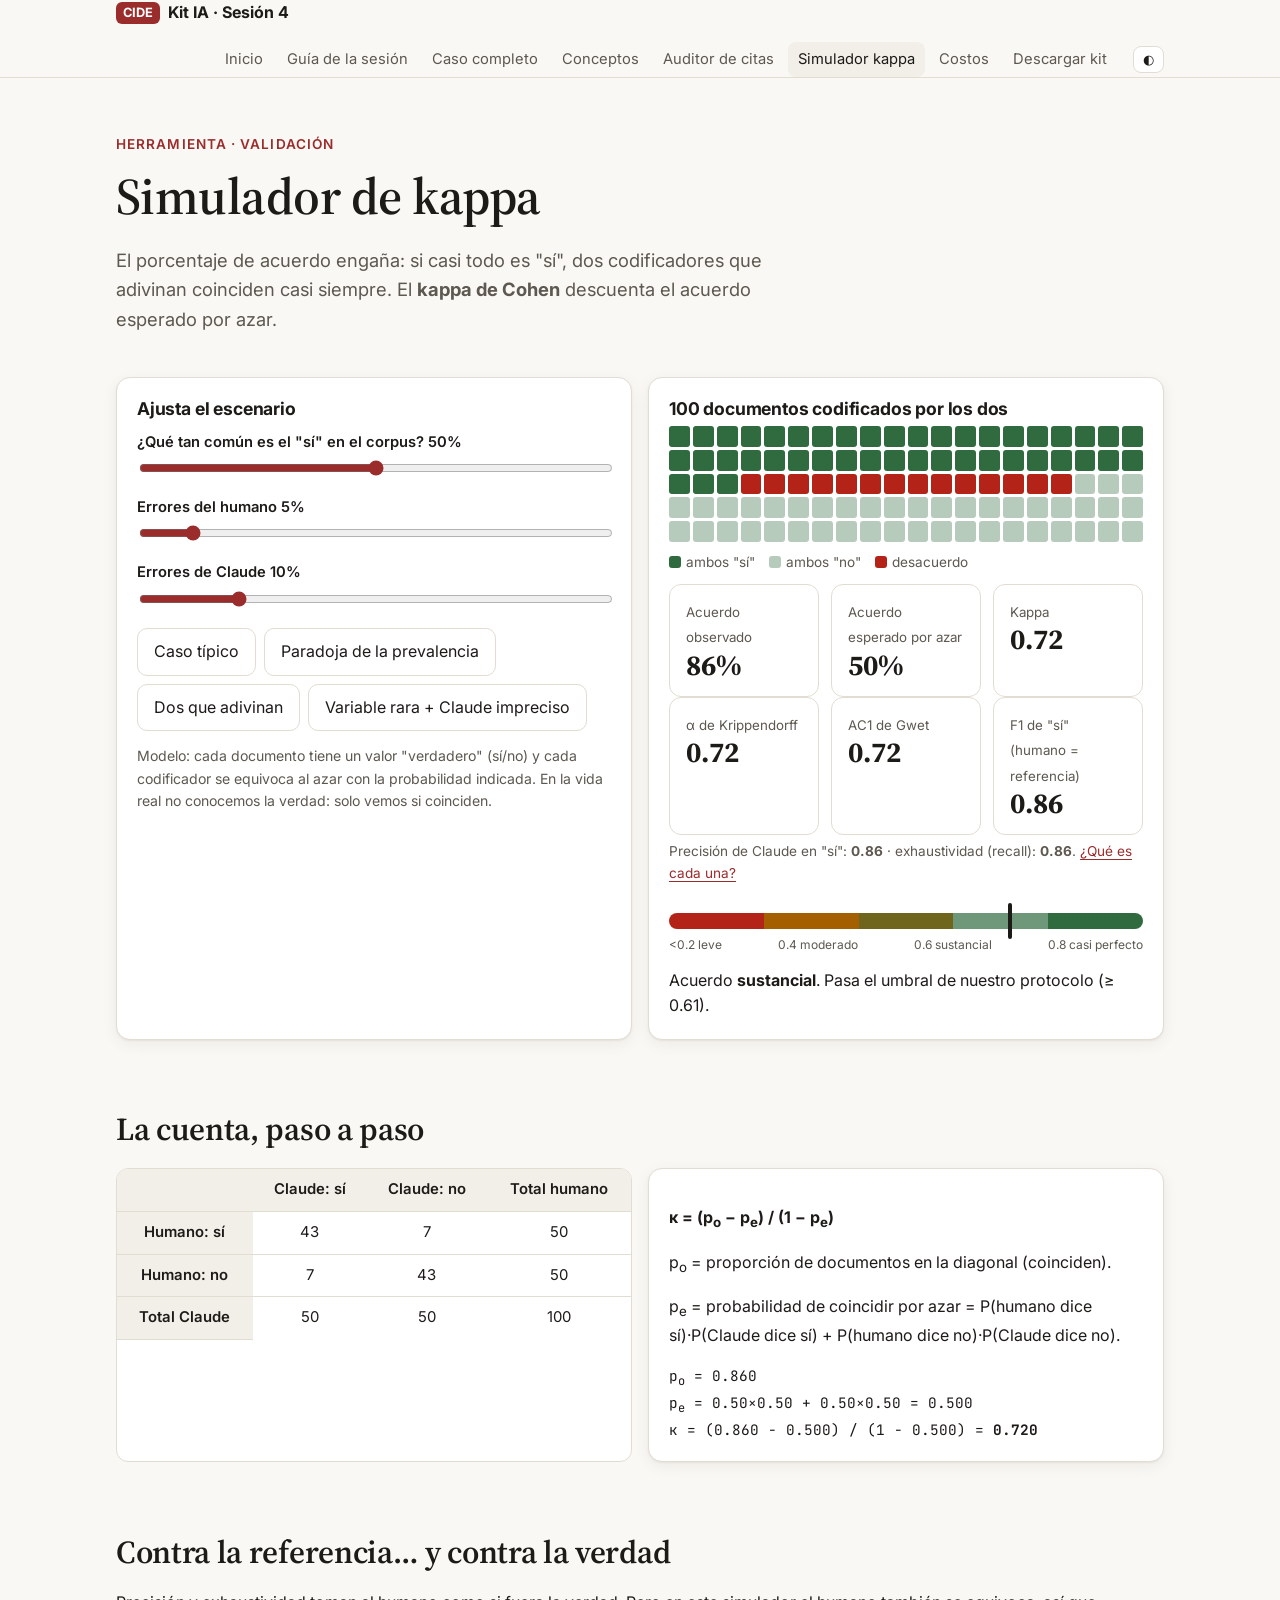
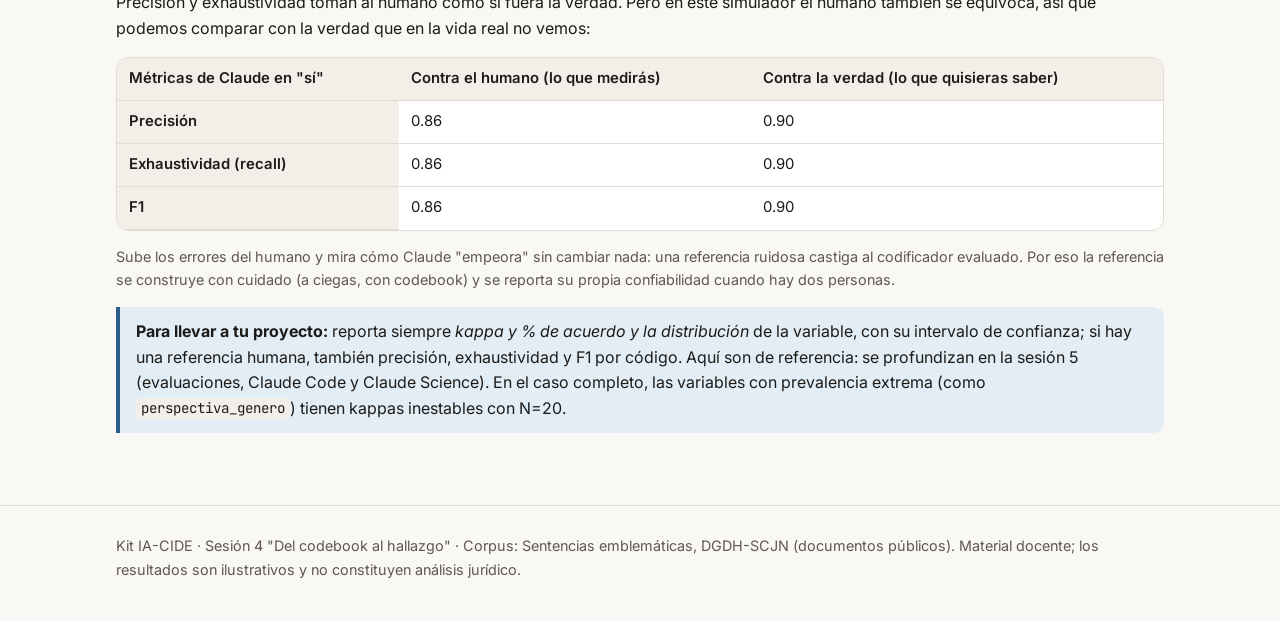
<file: docs/herramientas/kappa.html>
<!doctype html>
<html lang="es" data-base="..">
<head>
<meta charset="utf-8">
<meta name="viewport" content="width=device-width, initial-scale=1">
<title>Simulador de kappa</title>
<meta name="description" content="Simulador interactivo del kappa de Cohen, el α de Krippendorff, el AC1 de Gwet y la precisión, exhaustividad y F1: acuerdo por azar, paradoja de la prevalencia y el efecto de una referencia ruidosa.">
<link href="https://fonts.googleapis.com/css2?family=Inter:wght@400;600;700&family=Source+Serif+4:wght@400;600&family=JetBrains+Mono&display=swap" rel="stylesheet">
<link rel="stylesheet" href="../assets/estilo.css">
<style>
  .mapa { display: grid; grid-template-columns: repeat(20, 1fr); gap: 3px; max-width: 520px; }
  .mapa span { aspect-ratio: 1; border-radius: 3px; transition: background .4s; }
  .si-si { background: var(--ok); } .no-no { background: color-mix(in srgb, var(--ok) 35%, transparent); }
  .desac { background: var(--error); }
  .leyenda { display: flex; gap: 14px; flex-wrap: wrap; font-size: .85rem; color: var(--texto-suave); margin: 10px 0; }
  .leyenda i { display: inline-block; width: 12px; height: 12px; border-radius: 3px; vertical-align: -1px; margin-right: 5px; }
  .medidor { height: 16px; border-radius: 8px; background: linear-gradient(90deg, var(--error) 0 20%, var(--alerta) 20% 40%, color-mix(in srgb, var(--alerta) 55%, var(--ok)) 40% 60%, color-mix(in srgb, var(--ok) 70%, var(--superficie)) 60% 80%, var(--ok) 80%); position: relative; margin: 28px 0 6px; }
  .aguja { position: absolute; top: -10px; width: 4px; height: 36px; background: var(--texto); border-radius: 2px; transition: left .5s; }
  .escala { display: flex; justify-content: space-between; font-size: .75rem; color: var(--texto-suave); }
  .presets { display: flex; gap: 8px; flex-wrap: wrap; margin: 14px 0; }
  .matriz td, .matriz th { text-align: center; }
</style>
</head>
<body>
<main class="contenedor">
  <section class="hero">
    <div class="sobre">Herramienta · Validación</div>
    <h1>Simulador de kappa</h1>
    <p class="lead">El porcentaje de acuerdo engaña: si casi todo es "sí", dos codificadores que adivinan coinciden casi siempre. El <strong>kappa de Cohen</strong> descuenta el acuerdo esperado por azar.</p>
  </section>

  <div class="rejilla-2">
    <div class="tarjeta">
      <h3>Ajusta el escenario</h3>
      <label for="prev">¿Qué tan común es el "sí" en el corpus? <output id="o-prev"></output></label>
      <input id="prev" type="range" min="0.02" max="0.98" step="0.01" value="0.5">
      <label for="ea">Errores del humano <output id="o-ea"></output></label>
      <input id="ea" type="range" min="0" max="0.5" step="0.01" value="0.05">
      <label for="eb">Errores de Claude <output id="o-eb"></output></label>
      <input id="eb" type="range" min="0" max="0.5" step="0.01" value="0.10">
      <div class="presets">
        <button class="boton sec" data-p="0.5,0.05,0.1" type="button">Caso típico</button>
        <button class="boton sec" data-p="0.97,0.06,0.06" type="button">Paradoja de la prevalencia</button>
        <button class="boton sec" data-p="0.5,0.5,0.5" type="button">Dos que adivinan</button>
        <button class="boton sec" data-p="0.12,0.03,0.25" type="button">Variable rara + Claude impreciso</button>
      </div>
      <p style="font-size:.88rem;color:var(--texto-suave)">Modelo: cada documento tiene un valor "verdadero" (sí/no) y cada codificador se equivoca al azar con la probabilidad indicada. En la vida real no conocemos la verdad: solo vemos si coinciden.</p>
    </div>

    <div class="tarjeta">
      <h3>100 documentos codificados por los dos</h3>
      <div class="mapa" id="mapa" role="img" aria-label="Mapa de 100 documentos"></div>
      <div class="leyenda"><span><i class="si-si"></i>ambos "sí"</span><span><i class="no-no"></i>ambos "no"</span><span><i class="desac"></i>desacuerdo</span></div>
      <div class="metricas">
        <div class="metrica"><small>Acuerdo observado</small><b id="po"></b></div>
        <div class="metrica"><small>Acuerdo esperado por azar</small><b id="pe"></b></div>
        <div class="metrica"><small>Kappa</small><b id="k"></b></div>
      </div>
      <div class="metricas">
        <div class="metrica"><small>α de Krippendorff</small><b id="alfa"></b></div>
        <div class="metrica"><small>AC1 de Gwet</small><b id="ac1"></b></div>
        <div class="metrica"><small>F1 de "sí" (humano = referencia)</small><b id="f1"></b></div>
      </div>
      <p style="font-size:.85rem;color:var(--texto-suave);margin-top:6px">Precisión de Claude en "sí": <b id="prec"></b> · exhaustividad (recall): <b id="rec"></b>. <a href="../conceptos.html#metricas">¿Qué es cada una?</a></p>
      <div class="medidor"><div class="aguja" id="aguja"></div></div>
      <div class="escala"><span>&lt;0.2 leve</span><span>0.4 moderado</span><span>0.6 sustancial</span><span>0.8 casi perfecto</span></div>
      <p id="lectura" style="margin-top:14px"></p>
    </div>
  </div>

  <h2>La cuenta, paso a paso</h2>
  <div class="rejilla-2">
    <div class="tabla-env"><table class="matriz">
      <thead><tr><th></th><th>Claude: sí</th><th>Claude: no</th><th>Total humano</th></tr></thead>
      <tbody id="tabla"></tbody></table></div>
    <div class="tarjeta">
      <p><strong>κ = (p<sub>o</sub> − p<sub>e</sub>) / (1 − p<sub>e</sub>)</strong></p>
      <p>p<sub>o</sub> = proporción de documentos en la diagonal (coinciden).</p>
      <p>p<sub>e</sub> = probabilidad de coincidir por azar = P(humano dice sí)·P(Claude dice sí) + P(humano dice no)·P(Claude dice no).</p>
      <p id="cuenta" style="font-family:var(--mono);font-size:.9rem"></p>
    </div>
  </div>

  <h2>Contra la referencia… y contra la verdad</h2>
  <p>Precisión y exhaustividad toman al humano como si fuera la verdad. Pero en este simulador el humano también se equivoca, así que podemos comparar con la verdad que en la vida real no vemos:</p>
  <div class="tabla-env"><table>
    <thead><tr><th>Métricas de Claude en "sí"</th><th>Contra el humano (lo que medirás)</th><th>Contra la verdad (lo que quisieras saber)</th></tr></thead>
    <tbody id="verdad"></tbody></table></div>
  <p style="font-size:.9rem;color:var(--texto-suave)">Sube los errores del humano y mira cómo Claude "empeora" sin cambiar nada: una referencia ruidosa castiga al codificador evaluado. Por eso la referencia se construye con cuidado (a ciegas, con codebook) y se reporta su propia confiabilidad cuando hay dos personas.</p>

  <div class="aviso info"><strong>Para llevar a tu proyecto:</strong> reporta siempre <em>kappa y % de acuerdo y la distribución</em> de la variable, con su intervalo de confianza; si hay una referencia humana, también precisión, exhaustividad y F1 por código. Aquí son de referencia: se profundizan en la sesión 5 (evaluaciones, Claude Code y Claude Science). En el caso completo, las variables con prevalencia extrema (como <code>perspectiva_genero</code>) tienen kappas inestables con N=20.</div>
</main>
<script src="../assets/comun.js"></script>
<script>
const $ = id => document.getElementById(id);
function calcular() {
  const p = +$("prev").value, ea = +$("ea").value, eb = +$("eb").value;
  $("o-prev").textContent = KIT.pct(p); $("o-ea").textContent = KIT.pct(ea); $("o-eb").textContent = KIT.pct(eb);
  // Probabilidades de cada celda
  const ss = p * (1 - ea) * (1 - eb) + (1 - p) * ea * eb;
  const sn = p * (1 - ea) * eb + (1 - p) * ea * (1 - eb);
  const ns = p * ea * (1 - eb) + (1 - p) * (1 - ea) * eb;
  const nn = 1 - ss - sn - ns;
  const po = ss + nn, pa = ss + sn, pb = ss + ns, pe = pa * pb + (1 - pa) * (1 - pb);
  const k = pe >= 1 ? 1 : (po - pe) / (1 - pe);
  // 100 casillas
  let n = [ss, nn, sn + ns].map(x => Math.round(x * 100)); n[1] = 100 - n[0] - n[2];
  const celdas = [...Array(n[0]).fill("si-si"), ...Array(n[2]).fill("desac"), ...Array(n[1]).fill("no-no")];
  $("mapa").innerHTML = celdas.map(c => `<span class="${c}"></span>`).join("");
  $("po").textContent = KIT.pct(po); $("pe").textContent = KIT.pct(pe); $("k").textContent = k.toFixed(2);
  // α de Krippendorff (límite de muestra grande) y AC1 de Gwet: el azar se calcula con la distribución conjunta
  const pi = (pa + pb) / 2;
  const de = 1 - (pi * pi + (1 - pi) * (1 - pi));
  const alfa = de <= 0 ? 1 : 1 - (1 - po) / de;
  const pe1 = 2 * pi * (1 - pi), ac1 = (po - pe1) / (1 - pe1);
  // Precisión, exhaustividad y F1 de "sí", con el humano como referencia y con la verdad
  const prf = (vp, marcados, reales) => {
    const pr = marcados ? vp / marcados : NaN, re = reales ? vp / reales : NaN;
    return [pr, re, pr + re ? 2 * pr * re / (pr + re) : NaN];
  };
  const [prH, reH, f1H] = prf(ss, pb, pa);
  const vpV = p * (1 - eb);                 // Claude dice sí y la verdad es sí
  const [prV, reV, f1V] = prf(vpV, pb, p);
  const d2 = x => isNaN(x) ? "—" : x.toFixed(2);
  $("alfa").textContent = alfa.toFixed(2); $("ac1").textContent = ac1.toFixed(2); $("f1").textContent = d2(f1H);
  $("prec").textContent = d2(prH); $("rec").textContent = d2(reH);
  $("verdad").innerHTML = `<tr><th>Precisión</th><td>${d2(prH)}</td><td>${d2(prV)}</td></tr>
    <tr><th>Exhaustividad (recall)</th><td>${d2(reH)}</td><td>${d2(reV)}</td></tr>
    <tr><th>F1</th><td>${d2(f1H)}</td><td>${d2(f1V)}</td></tr>`;
  $("aguja").style.left = `calc(${Math.min(Math.max(k, 0), 1) * 100}% - 2px)`;
  const etq = k >= .81 ? "casi perfecto" : k >= .61 ? "sustancial" : k >= .41 ? "moderado" : k >= .21 ? "aceptable" : k >= 0 ? "leve" : "peor que el azar";
  let txt = `Acuerdo <strong>${etq}</strong>.`;
  if (po >= .85 && k < .5) txt += ` ⚠️ Aquí está la paradoja: ${KIT.pct(po)} de acuerdo suena excelente, pero casi todo se explica por azar porque la variable está muy desbalanceada.`;
  if (k >= .61) txt += " Pasa el umbral de nuestro protocolo (≥ 0.61).";
  $("lectura").innerHTML = txt;
  const f = x => (x * 100).toFixed(0);
  $("tabla").innerHTML = `<tr><th>Humano: sí</th><td>${f(ss)}</td><td>${f(sn)}</td><td>${f(pa)}</td></tr>
    <tr><th>Humano: no</th><td>${f(ns)}</td><td>${f(nn)}</td><td>${f(1 - pa)}</td></tr>
    <tr><th>Total Claude</th><td>${f(pb)}</td><td>${f(1 - pb)}</td><td>100</td></tr>`;
  $("cuenta").innerHTML = `p<sub>o</sub> = ${po.toFixed(3)}<br>p<sub>e</sub> = ${pa.toFixed(2)}×${pb.toFixed(2)} + ${(1 - pa).toFixed(2)}×${(1 - pb).toFixed(2)} = ${pe.toFixed(3)}<br>κ = (${po.toFixed(3)} − ${pe.toFixed(3)}) / (1 − ${pe.toFixed(3)}) = <strong>${k.toFixed(3)}</strong>`;
}
["prev", "ea", "eb"].forEach(id => $(id).addEventListener("input", calcular));
document.querySelectorAll("[data-p]").forEach(b => b.addEventListener("click", () => {
  const [p, a, c] = b.dataset.p.split(","); $("prev").value = p; $("ea").value = a; $("eb").value = c; calcular();
}));
calcular();
</script>
</body>
</html>
</file>
<file: docs/assets/estilo.css>
/* Kit IA-CIDE · sistema visual compartido */
:root {
  --fondo: #faf8f4;
  --superficie: #ffffff;
  --superficie-2: #f2efe8;
  --texto: #1d1b18;
  --texto-suave: #5d5850;
  --borde: #e2ddd2;
  --acento: #9b2c2c;        /* guinda institucional */
  --acento-suave: #f6e7e4;
  --ok: #2f6b3f;
  --ok-suave: #e3f0e6;
  --alerta: #a35f00;
  --alerta-suave: #fbefd9;
  --error: #b42318;
  --error-suave: #fde8e6;
  --azul: #2b5c8a;
  --azul-suave: #e3edf6;
  --radio: 14px;
  --sombra: 0 1px 2px rgba(30, 25, 15, .06), 0 4px 16px rgba(30, 25, 15, .06);
  --fuente: "Inter", system-ui, -apple-system, "Segoe UI", sans-serif;
  --serif: "Source Serif 4", Georgia, serif;
  --mono: "JetBrains Mono", ui-monospace, Menlo, monospace;
  color-scheme: light;
}
@media (prefers-color-scheme: dark) {
  :root:not([data-theme="light"]) {
    --fondo: #16140f; --superficie: #1f1c17; --superficie-2: #29251e; --texto: #f1ece2; --texto-suave: #b3ab9c;
    --borde: #3a352c; --acento: #e0837a; --acento-suave: #3a201d; --ok: #7cc48f; --ok-suave: #1d3324;
    --alerta: #e9b05a; --alerta-suave: #3a2c14; --error: #f08a80; --error-suave: #3d1d1a; --azul: #8cb8e3; --azul-suave: #1b2a3a;
    --sombra: 0 1px 2px rgba(0,0,0,.4), 0 4px 16px rgba(0,0,0,.3); color-scheme: dark;
  }
}
:root[data-theme="dark"] {
  --fondo: #16140f; --superficie: #1f1c17; --superficie-2: #29251e; --texto: #f1ece2; --texto-suave: #b3ab9c;
  --borde: #3a352c; --acento: #e0837a; --acento-suave: #3a201d; --ok: #7cc48f; --ok-suave: #1d3324;
  --alerta: #e9b05a; --alerta-suave: #3a2c14; --error: #f08a80; --error-suave: #3d1d1a; --azul: #8cb8e3; --azul-suave: #1b2a3a;
  --sombra: 0 1px 2px rgba(0,0,0,.4), 0 4px 16px rgba(0,0,0,.3); color-scheme: dark;
}

* { box-sizing: border-box; }
html { -webkit-text-size-adjust: 100%; }
body { margin: 0; background: var(--fondo); color: var(--texto); font: 16px/1.6 var(--fuente); }
a { color: var(--acento); text-underline-offset: 3px; }
img, svg { max-width: 100%; }
code, kbd { font-family: var(--mono); font-size: .88em; background: var(--superficie-2); padding: .1em .35em; border-radius: 5px; }
h1, h2, h3 { line-height: 1.2; letter-spacing: -.01em; }
h1 { font-family: var(--serif); font-size: clamp(2rem, 5vw, 3.2rem); font-weight: 600; margin: .2em 0 .3em; }
h2 { font-family: var(--serif); font-size: clamp(1.45rem, 3vw, 2rem); font-weight: 600; margin: 2.2em 0 .6em; }
h3 { font-size: 1.1rem; margin: 1.4em 0 .4em; }

.contenedor { max-width: 1080px; margin: 0 auto; padding: 0 16px; }
.angosto { max-width: 760px; }

/* Barra superior */
.barra { position: sticky; top: 0; z-index: 10; background: color-mix(in srgb, var(--fondo) 88%, transparent); backdrop-filter: blur(8px); border-bottom: 1px solid var(--borde); }
.barra .contenedor { display: flex; align-items: center; gap: 16px; min-height: 56px; flex-wrap: wrap; }
.marca { font-weight: 700; color: var(--texto); text-decoration: none; display: flex; align-items: center; gap: 8px; }
.marca span { background: var(--acento); color: #fff; border-radius: 6px; padding: 1px 7px; font-size: .8rem; }
.nav { display: flex; gap: 4px; flex-wrap: wrap; margin-left: auto; }
.nav a { color: var(--texto-suave); text-decoration: none; padding: 6px 10px; border-radius: 8px; font-size: .92rem; }
.nav a:hover, .nav a[aria-current="page"] { background: var(--superficie-2); color: var(--texto); }
.tema { border: 1px solid var(--borde); background: var(--superficie); color: var(--texto); border-radius: 8px; padding: 5px 9px; cursor: pointer; }

/* Bloques */
.hero { padding: 56px 0 24px; }
.sobre { color: var(--acento); font-weight: 600; font-size: .85rem; text-transform: uppercase; letter-spacing: .08em; }
.lead { font-size: 1.15rem; color: var(--texto-suave); max-width: 680px; }
.tarjeta { background: var(--superficie); border: 1px solid var(--borde); border-radius: var(--radio); padding: 20px; box-shadow: var(--sombra); }
.rejilla { display: grid; gap: 16px; grid-template-columns: repeat(auto-fit, minmax(240px, 1fr)); }
.rejilla-2 { display: grid; gap: 16px; grid-template-columns: repeat(auto-fit, minmax(320px, 1fr)); }
.tarjeta h3 { margin-top: 0; }
.tarjeta p:last-child { margin-bottom: 0; }
.etiqueta { display: inline-block; font-size: .75rem; font-weight: 600; padding: 2px 8px; border-radius: 99px; background: var(--superficie-2); color: var(--texto-suave); }
.etiqueta.ok { background: var(--ok-suave); color: var(--ok); }
.etiqueta.alerta { background: var(--alerta-suave); color: var(--alerta); }
.etiqueta.error { background: var(--error-suave); color: var(--error); }
.etiqueta.azul { background: var(--azul-suave); color: var(--azul); }
.boton { display: inline-flex; align-items: center; gap: 8px; background: var(--acento); color: #fff; padding: 10px 16px; border-radius: 10px; text-decoration: none; font-weight: 600; border: 0; cursor: pointer; font: inherit; }
.boton.sec { background: var(--superficie); color: var(--texto); border: 1px solid var(--borde); }
.aviso { border-left: 4px solid var(--alerta); background: var(--alerta-suave); padding: 12px 16px; border-radius: 0 10px 10px 0; margin: 16px 0; }
.aviso.info { border-color: var(--azul); background: var(--azul-suave); }
.metricas { display: grid; grid-template-columns: repeat(auto-fit, minmax(150px, 1fr)); gap: 12px; }
.metrica { background: var(--superficie); border: 1px solid var(--borde); border-radius: 12px; padding: 14px 16px; }
.metrica b { display: block; font-size: 1.8rem; font-family: var(--serif); line-height: 1.1; }
.metrica small { color: var(--texto-suave); }

/* Tablas */
.tabla-env { overflow-x: auto; border: 1px solid var(--borde); border-radius: 12px; background: var(--superficie); }
table { border-collapse: collapse; width: 100%; font-size: .93rem; }
th, td { text-align: left; padding: 9px 12px; border-bottom: 1px solid var(--borde); vertical-align: top; }
th { background: var(--superficie-2); font-weight: 600; white-space: nowrap; }
tr:last-child td { border-bottom: 0; }
td.num, th.num { text-align: right; font-variant-numeric: tabular-nums; }

/* Formularios */
label { font-weight: 600; font-size: .92rem; display: block; margin: 12px 0 4px; }
input[type=range] { width: 100%; accent-color: var(--acento); }
select, input[type=number] { width: 100%; padding: 8px 10px; border-radius: 8px; border: 1px solid var(--borde); background: var(--superficie); color: var(--texto); font: inherit; }

/* Pestañas */
.pestanas { display: flex; gap: 6px; flex-wrap: wrap; border-bottom: 1px solid var(--borde); margin: 16px 0; }
.pestanas button { border: 0; background: none; padding: 10px 14px; color: var(--texto-suave); font: inherit; font-weight: 600; cursor: pointer; border-bottom: 3px solid transparent; }
.pestanas button[aria-selected="true"] { color: var(--acento); border-color: var(--acento); }

/* Pie */
footer { margin-top: 72px; padding: 28px 0 40px; border-top: 1px solid var(--borde); color: var(--texto-suave); font-size: .9rem; }

/* Animación de entrada */
@media (prefers-reduced-motion: no-preference) {
  .aparece { opacity: 0; transform: translateY(12px); animation: aparece .6s ease forwards; }
  @keyframes aparece { to { opacity: 1; transform: none; } }
}
@media (max-width: 600px) { .hero { padding-top: 32px; } .nav a { padding: 6px 8px; font-size: .88rem; } }

/* ---------- Diagramas explicativos (HTML/CSS y SVG con los colores del tema) ---------- */
.diagrama { margin: 20px 0; background: var(--superficie); border: 1px solid var(--borde); border-radius: var(--radio); padding: 18px; }
.diagrama > h4 { margin: 0 0 12px; font-size: .95rem; }
.diagrama figcaption { font-size: .88rem; color: var(--texto-suave); margin-top: 14px; line-height: 1.5; }
.cadena { display: flex; align-items: center; gap: 4px; }
.cadena .nodo { flex: 1 1 0; min-width: 0; align-self: stretch; background: var(--superficie-2); border: 1px solid var(--borde); border-radius: 10px; padding: 10px; font-size: .84rem; line-height: 1.38; }
.cadena .nodo b { display: block; font-size: .92rem; margin-bottom: 2px; }
.cadena .nodo.acento { border-color: var(--acento); background: var(--acento-suave); }
.cadena .nodo.ok { border-color: var(--ok); background: var(--ok-suave); }
.cadena .nodo.azul { border-color: var(--azul); background: var(--azul-suave); }
.cadena .fl { flex: 0 0 auto; width: 74px; color: var(--texto-suave); font-size: .74rem; line-height: 1.25; text-align: center; }
.cadena .fl::before { content: "→"; display: block; font-size: 1.35rem; line-height: 1.1; color: var(--acento); }
.donde { display: inline-block; font-size: .7rem; font-weight: 600; padding: 1px 7px; border-radius: 99px; background: var(--superficie); border: 1px solid var(--borde); color: var(--texto-suave); margin-bottom: 6px; }
.archivo { display: inline-block; font-family: var(--mono); font-size: .74rem; background: var(--superficie); border: 1px dashed var(--texto-suave); border-radius: 6px; padding: 1px 6px; margin-top: 6px; word-break: break-all; }
.chk { display: block; margin-top: 6px; font-size: .76rem; color: var(--ok); font-weight: 600; }
.chk.no { color: var(--alerta); }
.regreso { margin-top: 10px; border: 1px dashed var(--acento); border-radius: 10px; padding: 8px 12px; font-size: .84rem; color: var(--texto); background: color-mix(in srgb, var(--acento-suave) 50%, transparent); }
.regreso::before { content: "↺ "; color: var(--acento); font-weight: 700; }
.carriles { display: grid; grid-template-columns: 1fr 1fr; gap: 12px; }
.carril { border: 1px solid var(--borde); border-radius: 10px; padding: 12px; background: var(--superficie-2); font-size: .86rem; }
.carril h5 { margin: 0 0 6px; font-size: .9rem; }
.converge { text-align: center; margin: 6px 0 0; color: var(--acento); font-size: 1.3rem; line-height: 1; }
.docs20 { display: grid; grid-template-columns: repeat(10, 1fr); gap: 4px; max-width: 360px; margin: 8px 0; }
.docs20 i { aspect-ratio: 3/4; border-radius: 3px; background: var(--superficie); border: 1px solid var(--texto-suave); }
.docs20 i.mano { background: var(--azul); border-color: var(--azul); }
.docs20 i.prueba { background: var(--acento-suave); border-color: var(--acento); }
.ley-d { display: flex; flex-wrap: wrap; gap: 6px 14px; font-size: .78rem; color: var(--texto-suave); }
.ley-d i { display: inline-block; width: 11px; height: 14px; border-radius: 2px; vertical-align: -2px; margin-right: 4px; border: 1px solid var(--texto-suave); background: var(--superficie); }
.ley-d i.mano { background: var(--azul); border-color: var(--azul); }
.ley-d i.prueba { background: var(--acento-suave); border-color: var(--acento); }
/* barra de descomposición del acuerdo (kappa) */
.barra-k { display: flex; height: 40px; border-radius: 8px; overflow: hidden; border: 1px solid var(--borde); font-size: .76rem; font-weight: 600; }
.barra-k span { display: flex; align-items: center; justify-content: center; text-align: center; padding: 0 4px; line-height: 1.15; overflow: hidden; }
.barra-k .azar { background: var(--superficie-2); color: var(--texto-suave); background-image: repeating-linear-gradient(45deg, transparent 0 6px, color-mix(in srgb, var(--texto-suave) 14%, transparent) 6px 8px); }
.barra-k .encima { background: var(--ok); color: var(--superficie); }
.barra-k .desac { background: var(--error-suave); color: var(--error); }
.k-fila { display: grid; grid-template-columns: 150px 1fr 96px; gap: 10px; align-items: center; margin: 10px 0; font-size: .86rem; }
.k-fila b.k { font-family: var(--serif); font-size: 1.25rem; text-align: right; }
/* matriz de confusión anotada */
.matriz-c { display: grid; grid-template-columns: auto 1fr 1fr auto; gap: 4px; font-size: .84rem; max-width: 620px; }
.matriz-c > div { padding: 9px 8px; border-radius: 8px; text-align: center; line-height: 1.3; }
.matriz-c .enc { font-weight: 600; color: var(--texto-suave); align-self: center; }
.matriz-c .celda { background: var(--superficie-2); border: 1px solid var(--borde); }
.matriz-c .celda b { display: block; font-family: var(--serif); font-size: 1.4rem; }
.matriz-c .vp { background: color-mix(in srgb, var(--ok-suave) 70%, var(--azul-suave)); border: 2px solid var(--ok); }
.matriz-c .fp { background: var(--acento-suave); border-color: var(--acento); }
.matriz-c .fn { background: var(--azul-suave); border-color: var(--azul); }
.matriz-c .nota-r { text-align: left; color: var(--azul); font-size: .8rem; align-self: center; }
.matriz-c .nota-p { color: var(--acento); font-size: .8rem; }
/* SVG con el tema */
.sv { width: 100%; height: auto; display: block; }
.sv .t { fill: var(--texto); font: 600 11px var(--fuente); }
.sv .ts { fill: var(--texto-suave); font: 10px var(--fuente); }
.sv .aro { fill: none; stroke: var(--texto-suave); stroke-width: 1.2; }
.sv .centro { fill: var(--acento-suave); stroke: var(--acento); stroke-width: 1.2; }
.sv .punto { fill: var(--azul); stroke: var(--superficie); stroke-width: 1; }
.dianas { display: grid; grid-template-columns: repeat(4, 1fr); gap: 12px; }
.dianas figure { margin: 0; text-align: center; }
.dianas svg { max-width: 150px; margin: 0 auto; }
.dianas p { margin: 6px 0 0; font-size: .8rem; line-height: 1.35; }
.dianas p b { display: block; font-size: .84rem; }
@media (max-width: 760px) {
  .cadena { flex-direction: column; align-items: stretch; }
  .cadena .fl { width: auto; padding: 2px 0; }
  .cadena .fl::before { content: "↓"; }
  .carriles { grid-template-columns: 1fr; }
  .dianas { grid-template-columns: repeat(2, 1fr); }
  .k-fila { grid-template-columns: 1fr auto; }
  .k-fila .barra-k { grid-column: 1 / -1; grid-row: 2; }
}
/* forest plot (kappa con IC) */
.bosque { font-size: .84rem; }
.bosque .fila { display: grid; grid-template-columns: 170px 1fr 150px; gap: 10px; align-items: center; min-height: 34px; }
.bosque .pista { position: relative; height: 34px; }
.bosque .umbral { position: absolute; top: 0; bottom: 0; width: 0; border-left: 1px dashed var(--texto-suave); opacity: .7; }
.bosque .cero { border-left: 1px solid var(--borde); border-left-style: solid; }
.bosque .ic { position: absolute; top: 50%; height: 2px; margin-top: -1px; background: var(--texto-suave); border-radius: 2px; }
.bosque .pt { position: absolute; top: 50%; width: 12px; height: 12px; margin: -6px 0 0 -6px; border-radius: 50%; border: 2px solid var(--superficie); }
.bosque .pt.ok { background: var(--ok); } .bosque .pt.alerta { background: var(--alerta); } .bosque .pt.error { background: var(--error); }
.bosque .pista:hover .ic { background: var(--texto); height: 3px; }
.bosque .val { font-variant-numeric: tabular-nums; color: var(--texto); }
.bosque .val small { display: block; color: var(--texto-suave); }
.bosque .eje { position: relative; height: 18px; font-size: .72rem; color: var(--texto-suave); }
.bosque .eje span { position: absolute; transform: translateX(-50%); }
@media (max-width: 760px) {
  .bosque .fila { grid-template-columns: 1fr auto; }
  .bosque .fila .pista, .bosque .fila .eje { grid-column: 1 / -1; grid-row: 2; }
  .bosque .fila.ejes > span:first-child, .bosque .fila.ejes > span:last-child { display: none; }
}
/* cadena vertical: para cadenas largas en páginas angostas */
.cadena.vert { flex-direction: column; align-items: stretch; gap: 0; }
.cadena.vert .nodo { display: grid; grid-template-columns: minmax(150px, 30%) 1fr; column-gap: 14px; align-items: start; }
.cadena.vert .nodo > .donde { grid-column: 1; justify-self: start; }
.cadena.vert .nodo > b { grid-column: 1; }
.cadena.vert .nodo > :not(b):not(.donde) { grid-column: 2; }
.cadena.vert .nodo > .cuerpo { grid-row: 1 / span 3; }
.cadena.vert .fl { width: auto; display: flex; gap: 8px; align-items: center; padding: 3px 0 3px 18px; text-align: left; }
.cadena.vert .fl::before { content: "↓"; display: inline; }
.archivo, .chk { overflow-wrap: anywhere; word-break: normal; }
.k-fila b.k { white-space: nowrap; }
@media (max-width: 760px) { .cadena.vert .nodo { grid-template-columns: 1fr; } .cadena.vert .nodo > * { grid-column: 1 !important; grid-row: auto !important; } }
@media (max-width: 760px) {
  .matriz-c { grid-template-columns: auto 1fr 1fr; }
  .matriz-c .c4 { display: none; }
  .matriz-c .nota-r { grid-column: 2 / 4; text-align: left; }
  .matriz-c .fl-r { display: none; }
  .matriz-c .nota-r::before { content: "↑ "; }
}
</file>
